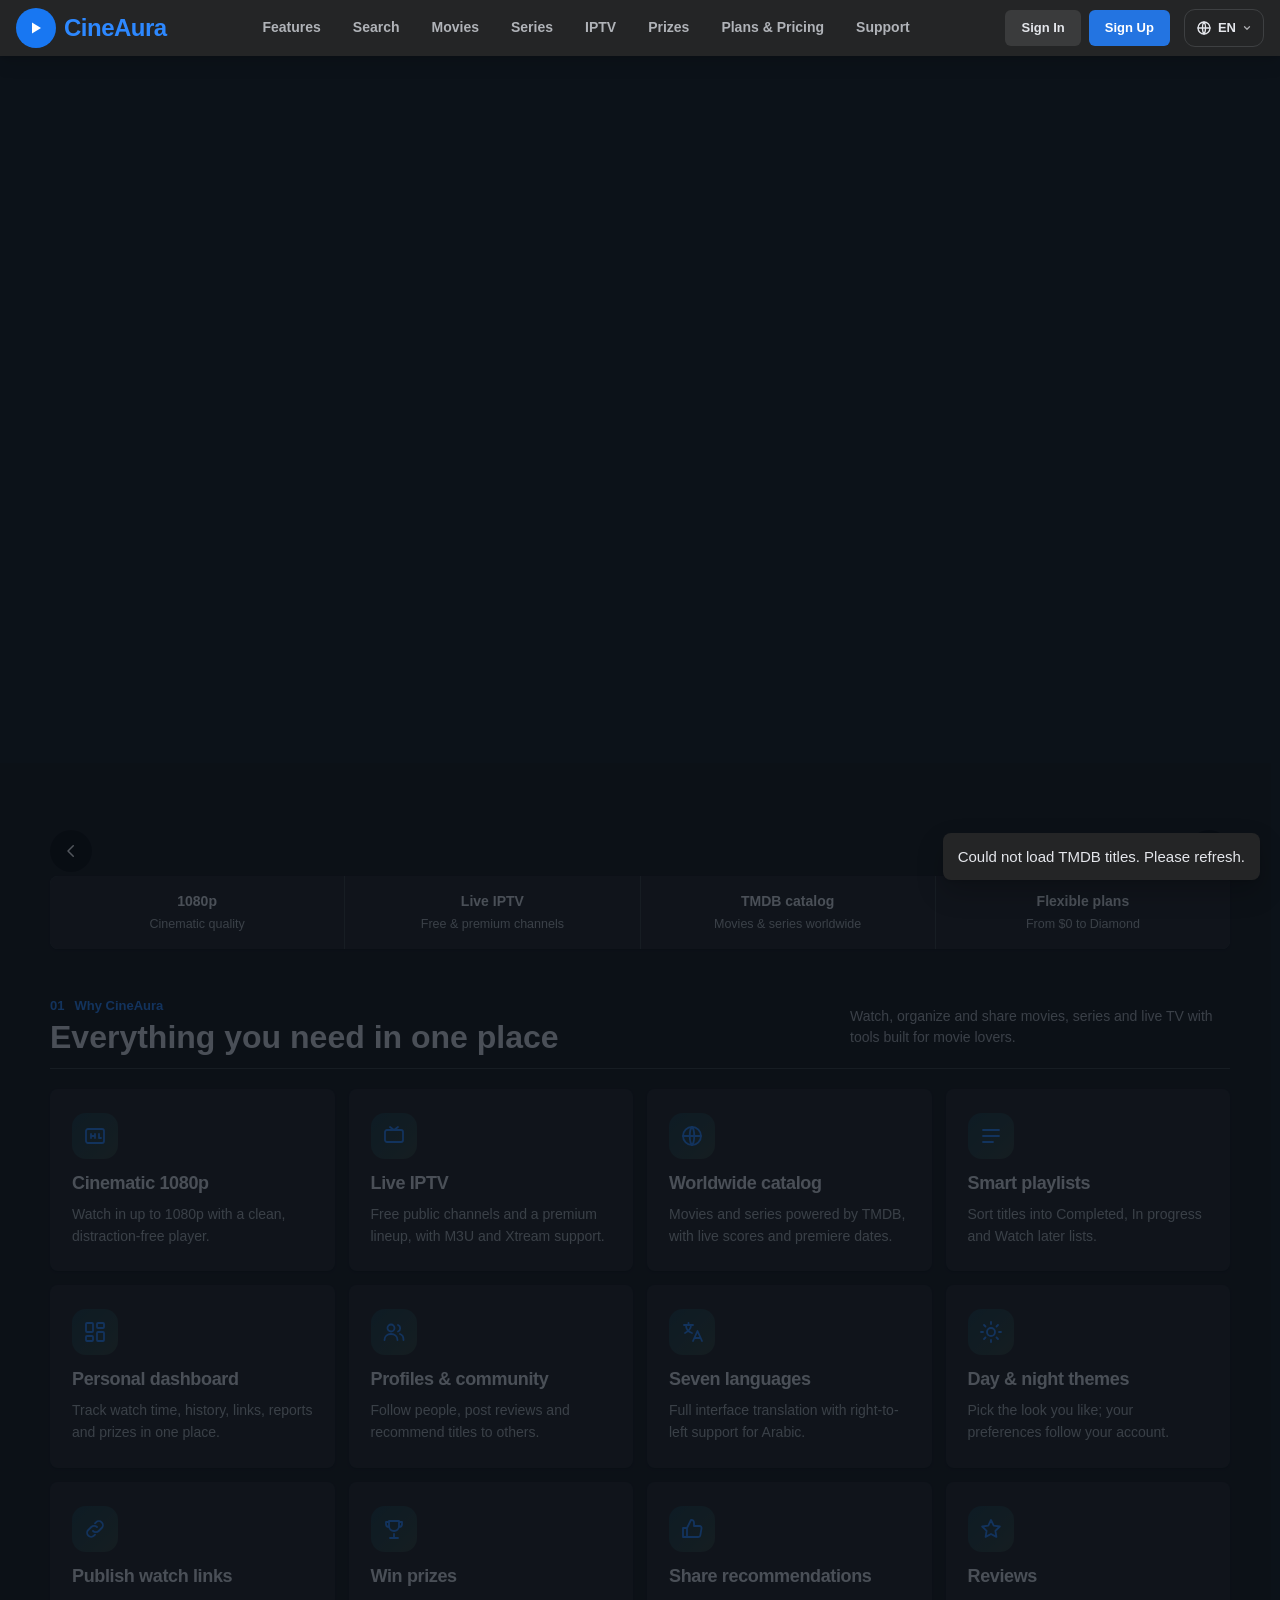
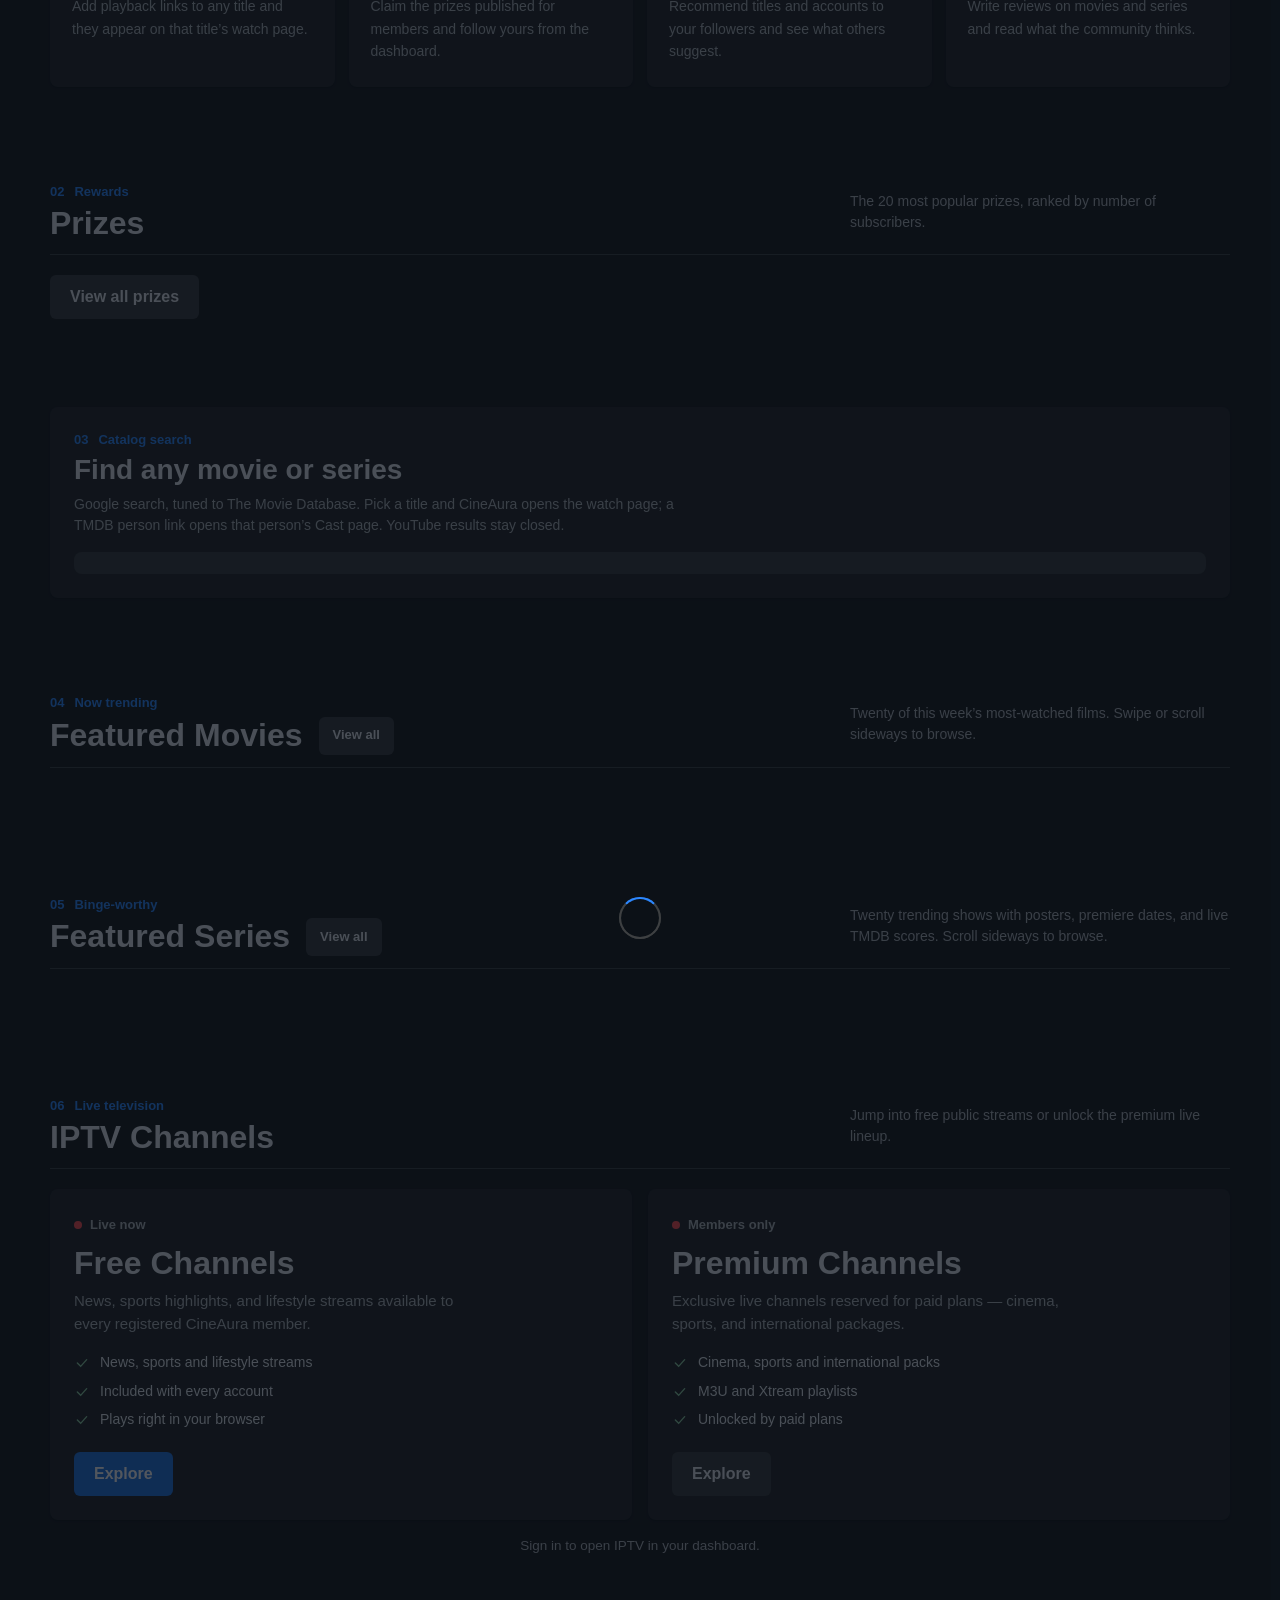
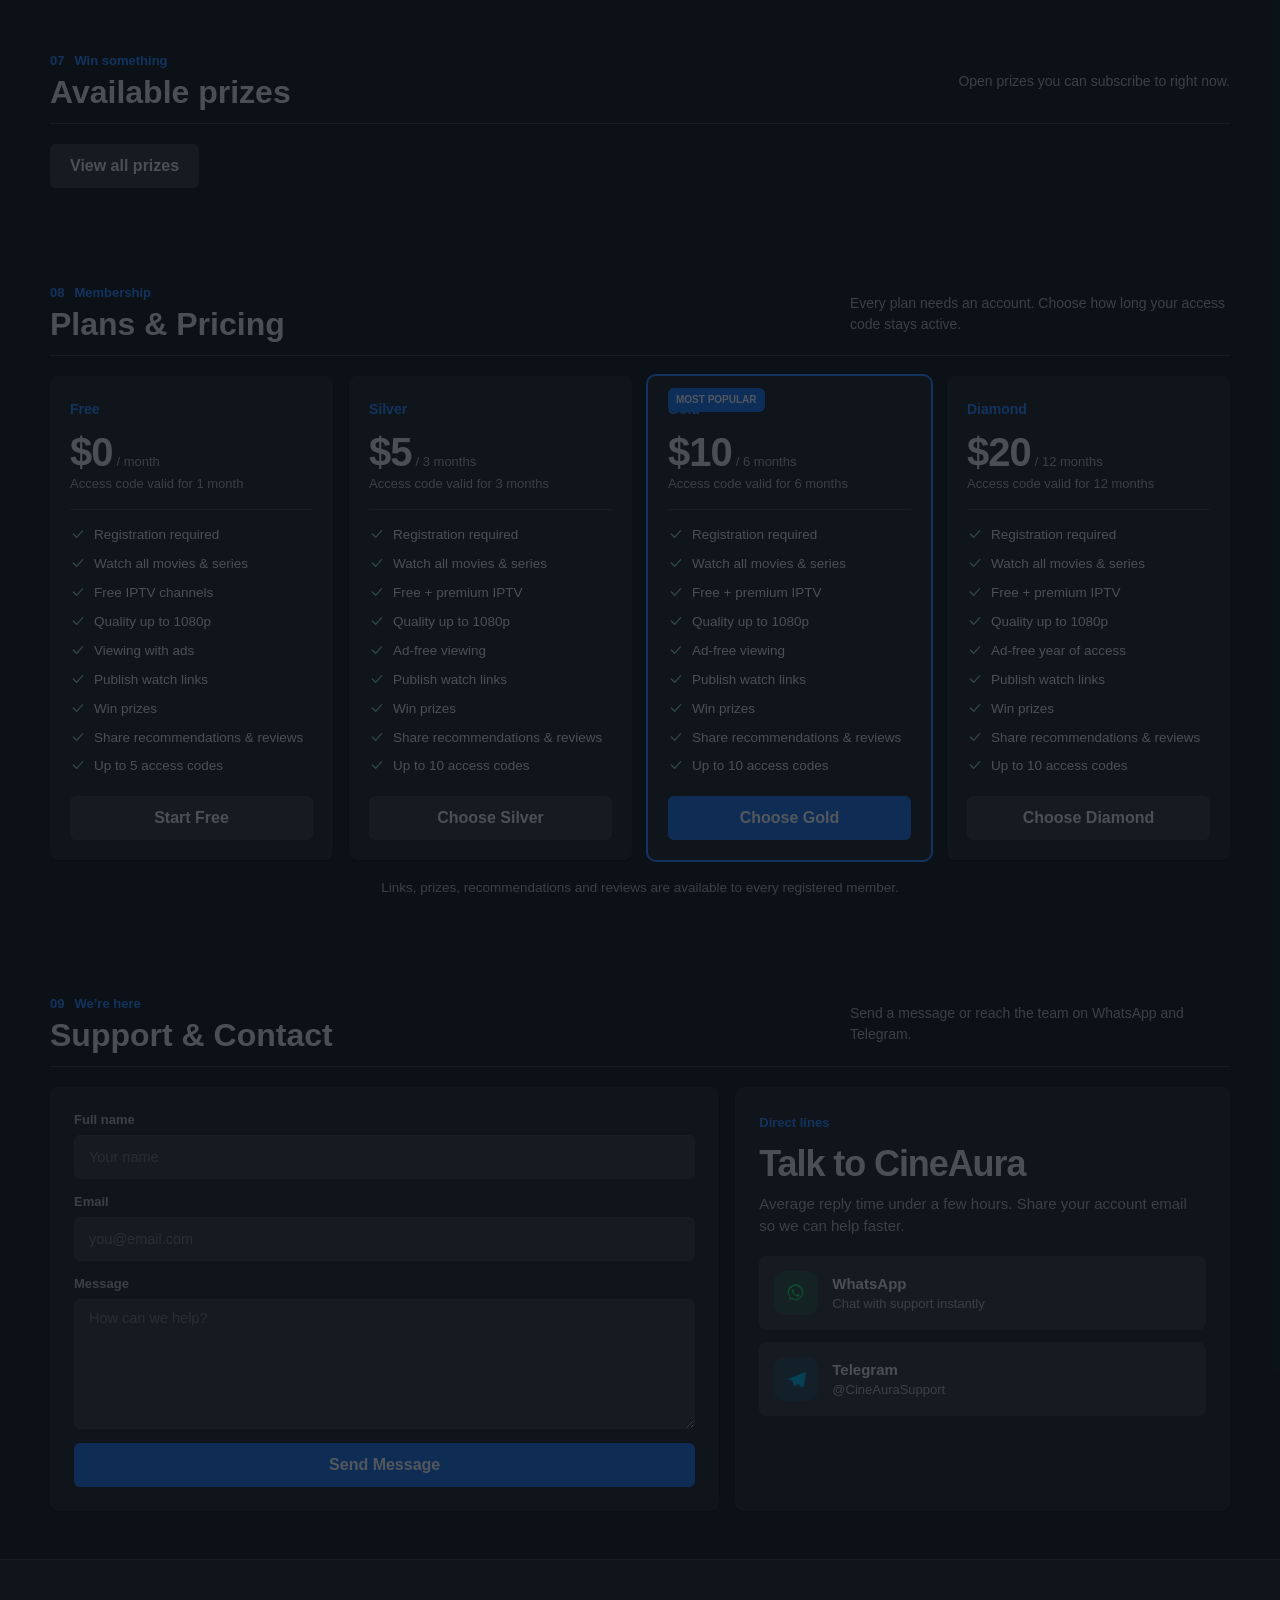
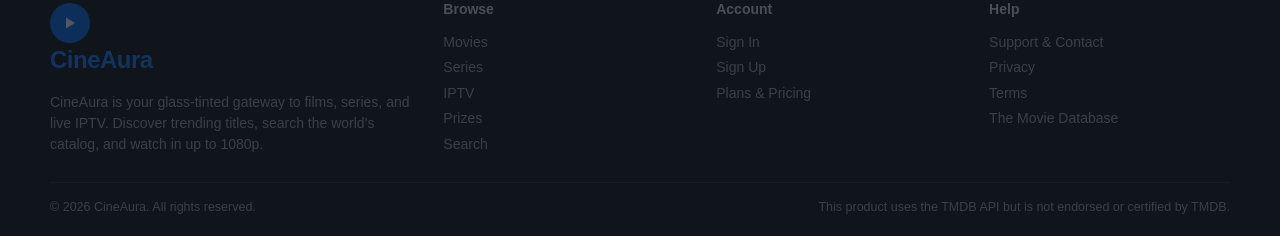
<file: index.html>
<!DOCTYPE html>
<html lang="en">
<head>
  <meta charset="UTF-8" />
  <script src="js/prefs.js"></script>
  <meta name="viewport" content="width=device-width, initial-scale=1.0, viewport-fit=cover" />
  <title data-i18n-title="home.title">CineAura — Movies, Series & Live IPTV</title>
  <meta name="description" content="CineAura is a cinematic streaming home for trending movies, series, and live IPTV. Search the catalog, watch in up to 1080p, and pick a plan that fits you." />
  <link rel="icon" href="data:image/svg+xml,%3Csvg xmlns='http://www.w3.org/2000/svg' viewBox='0 0 64 64'%3E%3Cdefs%3E%3ClinearGradient id='g' x1='0' y1='0' x2='1' y2='1'%3E%3Cstop stop-color='%2301b4e4'/%3E%3Cstop offset='1' stop-color='%2390cea1'/%3E%3C/linearGradient%3E%3C/defs%3E%3Crect width='64' height='64' rx='16' fill='%230d253f'/%3E%3Cpolygon points='26,18 48,32 26,46' fill='url(%23g)'/%3E%3C/svg%3E" />
  <link rel="preconnect" href="https://fonts.googleapis.com" />
  <link rel="preconnect" href="https://fonts.gstatic.com" crossorigin />
  <link href="https://fonts.googleapis.com/css2?family=Cormorant+Garamond:wght@500;600;700&family=Outfit:wght@300;400;500;600;700;800&display=swap" rel="stylesheet" />
  <link rel="stylesheet" href="css/style.css" />
  <link rel="stylesheet" href="css/prize.css" />
  <link rel="stylesheet" href="css/browse.css" />
  <link rel="stylesheet" href="css/facebook.css" />
  <link rel="stylesheet" href="css/mobile.css" />
</head>
<body>
  <div class="bg-orbs" aria-hidden="true">
    <div class="orb orb-cyan"></div>
    <div class="orb orb-green"></div>
    <div class="orb orb-mid"></div>
  </div>
  <div class="grain" aria-hidden="true"></div>

  <div class="site-wrap">
    <header class="header" id="site-header">
      <div class="header-inner">
        <a class="logo" href="./">
          <span class="logo-mark" aria-hidden="true">
            <svg width="14" height="14" viewBox="0 0 16 16" fill="none">
              <path d="M4 2.5L13 8L4 13.5V2.5Z" fill="#90cea1"/>
            </svg>
          </span>
          <span class="logo-word">Cine<span>Aura</span></span>
        </a>

        <nav class="nav" aria-label="Primary">
          <a href="#features" data-i18n="nav.features">Features</a>
          <a href="#search" data-i18n="nav.search">Search</a>
          <a href="#movies" data-i18n="nav.movies">Movies</a>
          <a href="#series" data-i18n="nav.series">Series</a>
          <a href="#iptv" data-i18n="nav.iptv">IPTV</a>
          <a href="#prizes" data-i18n="nav.prizes">Prizes</a>
          <a href="#plans" data-i18n="nav.plans">Plans & Pricing</a>
          <a href="#support" data-i18n="nav.support">Support</a>
        </nav>

        <div class="auth auth-guest" id="auth-guest">
          <a class="btn btn-sm btn-ghost" href="./login.html" data-i18n="nav.signin">Sign In</a>
          <a class="btn btn-sm btn-primary" href="./register.html" data-i18n="nav.signup">Sign Up</a>
        </div>
        <div class="auth auth-user" id="auth-user">
          <div class="header-bell-wrap">
            <button class="header-bell-btn" id="header-bell-btn" type="button" aria-label="Notifications" data-i18n-aria="prof.notif">
              <svg width="20" height="20" viewBox="0 0 24 24" fill="none" stroke="currentColor" stroke-width="2" stroke-linecap="round" stroke-linejoin="round"><path d="M18 8A6 6 0 0 0 6 8c0 7-3 9-3 9h18s-3-2-3-9"/><path d="M13.73 21a2 2 0 0 1-3.46 0"/></svg>
              <span class="header-bell-dot" id="header-bell-dot" hidden></span>
            </button>
            <div class="glass header-bell-panel" id="header-bell-panel" hidden></div>
          </div>
          <a class="btn btn-sm btn-primary" href="./dashboard.html" data-i18n="nav.dashboard">Dashboard</a>
          <button class="btn btn-sm btn-danger" id="logout-btn" type="button" data-i18n="nav.logout">Log Out</button>
        </div>

        <button class="hamburger" id="hamburger" type="button" data-i18n-aria="nav.openMenu" aria-label="Open menu">
          <span></span><span></span><span></span>
        </button>
      </div>
    </header>

    <div class="mobile-menu" id="mobile-menu">
      <a href="#features" data-i18n="nav.features">Features</a>
      <a href="#search" data-i18n="nav.search">Search</a>
      <a href="#movies" data-i18n="nav.movies">Movies</a>
      <a href="#series" data-i18n="nav.series">Series</a>
      <a href="#iptv" data-i18n="nav.iptv">IPTV</a>
      <a href="#prizes" data-i18n="nav.prizes">Prizes</a>
      <a href="#plans" data-i18n="nav.plans">Plans & Pricing</a>
      <a href="#support" data-i18n="nav.supportFull">Support & Contact</a>
      <div class="mobile-auth-guest">
        <a href="./login.html" data-i18n="nav.signin">Sign In</a>
        <a href="./register.html" data-i18n="nav.signup">Sign Up</a>
      </div>
      <div class="mobile-auth-user">
        <a href="./dashboard.html" data-i18n="nav.dashboard">Dashboard</a>
        <button type="button" data-logout data-i18n="nav.logout">Log Out</button>
      </div>
    </div>

    <main>
      <section class="hero" id="hero" aria-label="Trending slideshow">
        <div class="loader" id="hero-loader"><div class="spinner"></div></div>
        <div id="hero-slides"></div>
        <div class="hero-nav">
          <button class="hero-arrow" id="hero-prev" type="button" data-i18n-aria="home.prev" aria-label="Previous slide">
            <svg width="18" height="18" viewBox="0 0 24 24" fill="none"><path d="M15 5L8 12L15 19" stroke="white" stroke-width="2" stroke-linecap="round" stroke-linejoin="round"/></svg>
          </button>
          <div class="hero-thumbs" id="hero-thumbs"></div>
          <button class="hero-arrow" id="hero-next" type="button" data-i18n-aria="home.next" aria-label="Next slide">
            <svg width="18" height="18" viewBox="0 0 24 24" fill="none"><path d="M9 5L16 12L9 19" stroke="white" stroke-width="2" stroke-linecap="round" stroke-linejoin="round"/></svg>
          </button>
        </div>
      </section>

      <div class="trust" aria-hidden="true">
        <div><strong>1080p</strong><span data-i18n="home.trust.q">Cinematic quality</span></div>
        <div><strong data-i18n="home.trust.live">Live IPTV</strong><span data-i18n="home.trust.liveSub">Free & premium channels</span></div>
        <div><strong data-i18n="home.trust.cat">TMDB catalog</strong><span data-i18n="home.trust.catSub">Movies & series worldwide</span></div>
        <div><strong data-i18n="home.trust.plans">Flexible plans</strong><span data-i18n="home.trust.plansSub">From $0 to Diamond</span></div>
      </div>

      <section class="section features-section" id="features">
        <div class="container">
          <div class="section-head">
            <div>
              <div class="kicker"><span class="kicker-num">01</span><span class="eyebrow" data-i18n="home.feat.kicker">Why CineAura</span></div>
              <h2 data-i18n="home.feat.h2">Everything you need in one place</h2>
            </div>
            <p data-i18n="home.feat.p">Watch, organize and share movies, series and live TV with tools built for movie lovers.</p>
          </div>
          <div class="feat-grid">
            <article class="glass feat-card">
              <span class="feat-ico" aria-hidden="true"><svg width="24" height="24" viewBox="0 0 24 24" fill="none" stroke="currentColor" stroke-width="1.8" stroke-linecap="round" stroke-linejoin="round"><rect x="3" y="5" width="18" height="14" rx="2"/><path d="M8 10v4M12 10v4M8 12h4M16 10v4h2"/></svg></span>
              <h3 data-i18n="home.feat.hd.t">Cinematic 1080p</h3>
              <p data-i18n="home.feat.hd.p">Watch in up to 1080p with a clean, distraction-free player.</p>
            </article>
            <article class="glass feat-card">
              <span class="feat-ico" aria-hidden="true"><svg width="24" height="24" viewBox="0 0 24 24" fill="none" stroke="currentColor" stroke-width="1.8" stroke-linecap="round" stroke-linejoin="round"><rect x="3" y="6" width="18" height="12" rx="2"/><path d="M8 3l4 3 4-3"/></svg></span>
              <h3 data-i18n="home.feat.iptv.t">Live IPTV</h3>
              <p data-i18n="home.feat.iptv.p">Free public channels and a premium lineup, with M3U and Xtream support.</p>
            </article>
            <article class="glass feat-card">
              <span class="feat-ico" aria-hidden="true"><svg width="24" height="24" viewBox="0 0 24 24" fill="none" stroke="currentColor" stroke-width="1.8" stroke-linecap="round" stroke-linejoin="round"><circle cx="12" cy="12" r="9"/><path d="M3 12h18M12 3c3 3 3 15 0 18M12 3c-3 3-3 15 0 18"/></svg></span>
              <h3 data-i18n="home.feat.cat.t">Worldwide catalog</h3>
              <p data-i18n="home.feat.cat.p">Movies and series powered by TMDB, with live scores and premiere dates.</p>
            </article>
            <article class="glass feat-card">
              <span class="feat-ico" aria-hidden="true"><svg width="24" height="24" viewBox="0 0 24 24" fill="none" stroke="currentColor" stroke-width="1.8" stroke-linecap="round" stroke-linejoin="round"><path d="M4 6h16M4 12h16M4 18h10"/></svg></span>
              <h3 data-i18n="home.feat.list.t">Smart playlists</h3>
              <p data-i18n="home.feat.list.p">Sort titles into Completed, In progress and Watch later lists.</p>
            </article>
            <article class="glass feat-card">
              <span class="feat-ico" aria-hidden="true"><svg width="24" height="24" viewBox="0 0 24 24" fill="none" stroke="currentColor" stroke-width="1.8" stroke-linecap="round" stroke-linejoin="round"><rect x="3" y="3" width="7" height="9" rx="1"/><rect x="14" y="3" width="7" height="5" rx="1"/><rect x="14" y="12" width="7" height="9" rx="1"/><rect x="3" y="16" width="7" height="5" rx="1"/></svg></span>
              <h3 data-i18n="home.feat.dash.t">Personal dashboard</h3>
              <p data-i18n="home.feat.dash.p">Track watch time, history, links, reports and prizes in one place.</p>
            </article>
            <article class="glass feat-card">
              <span class="feat-ico" aria-hidden="true"><svg width="24" height="24" viewBox="0 0 24 24" fill="none" stroke="currentColor" stroke-width="1.8" stroke-linecap="round" stroke-linejoin="round"><circle cx="9" cy="8" r="3.5"/><path d="M2.5 20c0-3.6 2.9-6 6.5-6s6.5 2.4 6.5 6M16 5a3.5 3.5 0 010 6.5M18 14c2 .6 3.5 2.4 3.5 6"/></svg></span>
              <h3 data-i18n="home.feat.social.t">Profiles & community</h3>
              <p data-i18n="home.feat.social.p">Follow people, post reviews and recommend titles to others.</p>
            </article>
            <article class="glass feat-card">
              <span class="feat-ico" aria-hidden="true"><svg width="24" height="24" viewBox="0 0 24 24" fill="none" stroke="currentColor" stroke-width="1.8" stroke-linecap="round" stroke-linejoin="round"><path d="M4 5h9M8.5 3v2M6 5c0 4 2.5 7 6 8M11 5c0 3-2.5 6.500-6 8M13 21l4.500-10L22 21M14.500 18h6"/></svg></span>
              <h3 data-i18n="home.feat.lang.t">Seven languages</h3>
              <p data-i18n="home.feat.lang.p">Full interface translation with right-to-left support for Arabic.</p>
            </article>
            <article class="glass feat-card">
              <span class="feat-ico" aria-hidden="true"><svg width="24" height="24" viewBox="0 0 24 24" fill="none" stroke="currentColor" stroke-width="1.8" stroke-linecap="round" stroke-linejoin="round"><circle cx="12" cy="12" r="4"/><path d="M12 2v2M12 20v2M2 12h2M20 12h2M5 5l1.500 1.500M17.500 17.500L19 19M5 19l1.500-1.500M17.500 6.500L19 5"/></svg></span>
              <h3 data-i18n="home.feat.theme.t">Day & night themes</h3>
              <p data-i18n="home.feat.theme.p">Pick the look you like; your preferences follow your account.</p>
            </article>
            <article class="glass feat-card">
              <span class="feat-ico" aria-hidden="true"><svg width="24" height="24" viewBox="0 0 24 24" fill="none" stroke="currentColor" stroke-width="1.8" stroke-linecap="round" stroke-linejoin="round"><path d="M10 14a4 4 0 005.7 0l3-3a4 4 0 00-5.7-5.7l-1 1M14 10a4 4 0 00-5.7 0l-3 3a4 4 0 005.7 5.7l1-1"/></svg></span>
              <h3 data-i18n="home.feat.links.t">Publish watch links</h3>
              <p data-i18n="home.feat.links.p">Add playback links to any title and they appear on that title’s watch page.</p>
            </article>
            <article class="glass feat-card">
              <span class="feat-ico" aria-hidden="true"><svg width="24" height="24" viewBox="0 0 24 24" fill="none" stroke="currentColor" stroke-width="1.8" stroke-linecap="round" stroke-linejoin="round"><path d="M8 21h8M12 17v4M7 4h10v5a5 5 0 01-10 0zM17 5h3v2a3 3 0 01-3 3M7 5H4v2a3 3 0 003 3"/></svg></span>
              <h3 data-i18n="home.feat.prize.t">Win prizes</h3>
              <p data-i18n="home.feat.prize.p">Claim the prizes published for members and follow yours from the dashboard.</p>
            </article>
            <article class="glass feat-card">
              <span class="feat-ico" aria-hidden="true"><svg width="24" height="24" viewBox="0 0 24 24" fill="none" stroke="currentColor" stroke-width="1.8" stroke-linecap="round" stroke-linejoin="round"><path d="M7 11l4-8a2.500 2.500 0 013 2.500V9h5.500a2 2 0 012 2.300l-1.200 7A2 2 0 0118.300 20H7zM3 11h4v9H3z"/></svg></span>
              <h3 data-i18n="home.feat.rec.t">Share recommendations</h3>
              <p data-i18n="home.feat.rec.p">Recommend titles and accounts to your followers and see what others suggest.</p>
            </article>
            <article class="glass feat-card">
              <span class="feat-ico" aria-hidden="true"><svg width="24" height="24" viewBox="0 0 24 24" fill="none" stroke="currentColor" stroke-width="1.8" stroke-linecap="round" stroke-linejoin="round"><path d="M12 3l2.700 5.600 6.100.9-4.400 4.300 1 6.100L12 17l-5.400 2.900 1-6.100L3.200 9.500l6.100-.9z"/></svg></span>
              <h3 data-i18n="home.feat.rev.t">Reviews</h3>
              <p data-i18n="home.feat.rev.p">Write reviews on movies and series and read what the community thinks.</p>
            </article>
          </div>
        </div>
      </section>

      <section class="section" id="prizes">
        <div class="container">
          <div class="section-head">
            <div>
              <div class="kicker"><span class="kicker-num">02</span><span class="eyebrow" data-i18n="prize.eyebrow">Rewards</span></div>
              <h2 data-i18n="prize.h1">Prizes</h2>
            </div>
            <p data-i18n="prize.topLead">The 20 most popular prizes, ranked by number of subscribers.</p>
          </div>
          <div id="home-top-prizes"><div class="loader" style="display:grid"><div class="spinner"></div></div></div>
          <p style="margin-top:20px"><a class="btn btn-lg btn-ghost" href="./Prize.html" data-i18n="prize.viewAll">View all prizes</a></p>
        </div>
      </section>

      <section class="section search-section" id="search">
        <div class="container">
          <div class="glass search-box">
            <div class="kicker"><span class="kicker-num">03</span><span class="eyebrow" data-i18n="home.search.kicker">Catalog search</span></div>
            <h2 data-i18n="home.search.h2">Find any movie or series</h2>
            <p class="lead" data-i18n="home.search.lead">Google search, tuned to The Movie Database. Pick a title and CineAura opens the watch page; a TMDB person link opens that person’s Cast page. YouTube results stay closed.</p>
            <div class="cse-wrap">
              <script async src="https://cse.google.com/cse.js?cx=83edb34d7a98c45b2"></script>
              <div class="gcse-search"></div>
            </div>
          </div>
        </div>
      </section>

      <section class="section" id="movies">
        <div class="container">
          <div class="section-head">
            <div>
              <div class="kicker"><span class="kicker-num">04</span><span class="eyebrow" data-i18n="home.movies.kicker">Now trending</span></div>
              <div class="br-title-row">
                <h2 data-i18n="home.movies.h2">Featured Movies</h2>
                <a class="btn btn-sm btn-ghost" href="./movies.html" data-i18n="browse.viewAll">View all</a>
              </div>
            </div>
            <p data-i18n="home.movies.p">Twenty of this week’s most-watched films. Swipe or scroll sideways to browse.</p>
          </div>
        </div>
        <div class="marquee-wrap">
          <div class="marquee" id="movies-track"></div>
        </div>
      </section>

      <section class="section" id="series">
        <div class="container">
          <div class="section-head">
            <div>
              <div class="kicker"><span class="kicker-num">05</span><span class="eyebrow" data-i18n="home.series.kicker">Binge-worthy</span></div>
              <div class="br-title-row">
                <h2 data-i18n="home.series.h2">Featured Series</h2>
                <a class="btn btn-sm btn-ghost" href="./series.html" data-i18n="browse.viewAll">View all</a>
              </div>
            </div>
            <p data-i18n="home.series.p">Twenty trending shows with posters, premiere dates, and live TMDB scores. Scroll sideways to browse.</p>
          </div>
        </div>
        <div class="marquee-wrap">
          <div class="marquee reverse" id="series-track"></div>
        </div>
      </section>

      <section class="section" id="iptv">
        <div class="container">
          <div class="section-head">
            <div>
              <div class="kicker"><span class="kicker-num">06</span><span class="eyebrow" data-i18n="home.iptv.kicker">Live television</span></div>
              <h2 data-i18n="home.iptv.h2">IPTV Channels</h2>
            </div>
            <p data-i18n="home.iptv.p">Jump into free public streams or unlock the premium live lineup.</p>
          </div>
          <div class="iptv-grid">
            <article class="glass iptv-card iptv-free">
              <div>
                <span class="live-dot"><i></i> <span data-i18n="home.iptv.liveNow">Live now</span></span>
                <h3 data-i18n="home.iptv.free">Free Channels</h3>
                <p data-i18n="home.iptv.freeP">News, sports highlights, and lifestyle streams available to every registered CineAura member.</p>
              </div>
              <ul class="iptv-feats"><li><svg width="16" height="16" viewBox="0 0 24 24" fill="none" aria-hidden="true"><path d="M5 12L10 17L19 7" stroke="#90cea1" stroke-width="2" stroke-linecap="round"/></svg><span data-i18n="home.iptv.freeF1">News, sports and lifestyle streams</span></li><li><svg width="16" height="16" viewBox="0 0 24 24" fill="none" aria-hidden="true"><path d="M5 12L10 17L19 7" stroke="#90cea1" stroke-width="2" stroke-linecap="round"/></svg><span data-i18n="home.iptv.freeF2">Included with every account</span></li><li><svg width="16" height="16" viewBox="0 0 24 24" fill="none" aria-hidden="true"><path d="M5 12L10 17L19 7" stroke="#90cea1" stroke-width="2" stroke-linecap="round"/></svg><span data-i18n="home.iptv.freeF3">Plays right in your browser</span></li></ul>
              <a class="btn btn-lg btn-primary" href="./dashboard.html#iptv" data-iptv-explore data-i18n="home.iptv.explore">Explore</a>
            </article>
            <article class="glass iptv-card iptv-premium">
              <div>
                <span class="live-dot"><i></i> <span data-i18n="home.iptv.members">Members only</span></span>
                <h3 data-i18n="home.iptv.premium">Premium Channels</h3>
                <p data-i18n="home.iptv.premiumP">Exclusive live channels reserved for paid plans — cinema, sports, and international packages.</p>
              </div>
              <ul class="iptv-feats"><li><svg width="16" height="16" viewBox="0 0 24 24" fill="none" aria-hidden="true"><path d="M5 12L10 17L19 7" stroke="#90cea1" stroke-width="2" stroke-linecap="round"/></svg><span data-i18n="home.iptv.premF1">Cinema, sports and international packs</span></li><li><svg width="16" height="16" viewBox="0 0 24 24" fill="none" aria-hidden="true"><path d="M5 12L10 17L19 7" stroke="#90cea1" stroke-width="2" stroke-linecap="round"/></svg><span data-i18n="home.iptv.premF2">M3U and Xtream playlists</span></li><li><svg width="16" height="16" viewBox="0 0 24 24" fill="none" aria-hidden="true"><path d="M5 12L10 17L19 7" stroke="#90cea1" stroke-width="2" stroke-linecap="round"/></svg><span data-i18n="home.iptv.premF3">Unlocked by paid plans</span></li></ul>
              <a class="btn btn-lg btn-ghost" href="./dashboard.html#iptv" data-iptv-explore data-i18n="home.iptv.explore">Explore</a>
            </article>
          </div>
          <p class="iptv-hint guest-only" data-i18n="home.iptv.hint">Sign in to open IPTV in your dashboard.</p>
        </div>
      </section>

      <section class="section" id="prizes-strip">
        <div class="container">
          <div class="section-head">
            <div>
              <div class="kicker"><span class="kicker-num">07</span><span class="eyebrow" data-i18n="prize.homeKicker">Win something</span></div>
              <h2 data-i18n="prize.available">Available prizes</h2>
            </div>
            <p data-i18n="prize.homeP">Open prizes you can subscribe to right now.</p>
          </div>
          <div id="home-prizes"><div class="loader" style="display:grid"><div class="spinner"></div></div></div>
          <p style="margin-top:20px"><a class="btn btn-lg btn-ghost" href="./Prize.html" data-i18n="prize.viewAll">View all prizes</a></p>
        </div>
      </section>

      <section class="section" id="plans">
        <div class="container">
          <div class="section-head">
            <div>
              <div class="kicker"><span class="kicker-num">08</span><span class="eyebrow" data-i18n="home.plans.kicker">Membership</span></div>
              <h2 data-i18n="home.plans.h2">Plans & Pricing</h2>
            </div>
            <p data-i18n="home.plans.p">Every plan needs an account. Choose how long your access code stays active.</p>
          </div>
          <div class="plans-grid">
            <article class="glass plan">
              <div class="plan-name">Free</div>
              <div class="plan-price"><strong>$0</strong><span data-i18n="home.plan.month">/ month</span></div>
              <p class="plan-term" data-i18n="home.plan.valid1">Access code valid for 1 month</p>
              <ul>
                <li><svg width="16" height="16" viewBox="0 0 24 24" fill="none"><path d="M5 12L10 17L19 7" stroke="#90cea1" stroke-width="2" stroke-linecap="round"/></svg><span data-i18n="home.plan.reg">Registration required</span></li>
                <li><svg width="16" height="16" viewBox="0 0 24 24" fill="none"><path d="M5 12L10 17L19 7" stroke="#90cea1" stroke-width="2" stroke-linecap="round"/></svg><span data-i18n="home.plan.watch">Watch all movies & series</span></li>
                <li><svg width="16" height="16" viewBox="0 0 24 24" fill="none"><path d="M5 12L10 17L19 7" stroke="#90cea1" stroke-width="2" stroke-linecap="round"/></svg><span data-i18n="home.plan.freeIptv">Free IPTV channels</span></li>
                <li><svg width="16" height="16" viewBox="0 0 24 24" fill="none"><path d="M5 12L10 17L19 7" stroke="#90cea1" stroke-width="2" stroke-linecap="round"/></svg><span data-i18n="home.plan.q">Quality up to 1080p</span></li>
                <li><svg width="16" height="16" viewBox="0 0 24 24" fill="none"><path d="M5 12L10 17L19 7" stroke="#90cea1" stroke-width="2" stroke-linecap="round"/></svg><span data-i18n="home.plan.ads">Viewing with ads</span></li>
                <li><svg width="16" height="16" viewBox="0 0 24 24" fill="none"><path d="M5 12L10 17L19 7" stroke="#90cea1" stroke-width="2" stroke-linecap="round"/></svg><span data-i18n="home.plan.links">Publish watch links</span></li>
                <li><svg width="16" height="16" viewBox="0 0 24 24" fill="none"><path d="M5 12L10 17L19 7" stroke="#90cea1" stroke-width="2" stroke-linecap="round"/></svg><span data-i18n="home.plan.prizes">Win prizes</span></li>
                <li><svg width="16" height="16" viewBox="0 0 24 24" fill="none"><path d="M5 12L10 17L19 7" stroke="#90cea1" stroke-width="2" stroke-linecap="round"/></svg><span data-i18n="home.plan.recs">Share recommendations & reviews</span></li>
                <li><svg width="16" height="16" viewBox="0 0 24 24" fill="none"><path d="M5 12L10 17L19 7" stroke="#90cea1" stroke-width="2" stroke-linecap="round"/></svg><span data-i18n="home.plan.codes5">Up to 5 access codes</span></li>
              </ul>
              <a class="btn btn-lg btn-ghost" href="./register.html" data-i18n="home.plan.start">Start Free</a>
            </article>

            <article class="glass plan silver">
              <div class="plan-name">Silver</div>
              <div class="plan-price"><strong>$5</strong><span data-i18n="home.plan.3m">/ 3 months</span></div>
              <p class="plan-term" data-i18n="home.plan.valid3">Access code valid for 3 months</p>
              <ul>
                <li><svg width="16" height="16" viewBox="0 0 24 24" fill="none"><path d="M5 12L10 17L19 7" stroke="#90cea1" stroke-width="2" stroke-linecap="round"/></svg><span data-i18n="home.plan.reg">Registration required</span></li>
                <li><svg width="16" height="16" viewBox="0 0 24 24" fill="none"><path d="M5 12L10 17L19 7" stroke="#90cea1" stroke-width="2" stroke-linecap="round"/></svg><span data-i18n="home.plan.watch">Watch all movies & series</span></li>
                <li><svg width="16" height="16" viewBox="0 0 24 24" fill="none"><path d="M5 12L10 17L19 7" stroke="#90cea1" stroke-width="2" stroke-linecap="round"/></svg><span data-i18n="home.plan.bothIptv">Free + premium IPTV</span></li>
                <li><svg width="16" height="16" viewBox="0 0 24 24" fill="none"><path d="M5 12L10 17L19 7" stroke="#90cea1" stroke-width="2" stroke-linecap="round"/></svg><span data-i18n="home.plan.q">Quality up to 1080p</span></li>
                <li><svg width="16" height="16" viewBox="0 0 24 24" fill="none"><path d="M5 12L10 17L19 7" stroke="#90cea1" stroke-width="2" stroke-linecap="round"/></svg><span data-i18n="home.plan.noads">Ad-free viewing</span></li>
                <li><svg width="16" height="16" viewBox="0 0 24 24" fill="none"><path d="M5 12L10 17L19 7" stroke="#90cea1" stroke-width="2" stroke-linecap="round"/></svg><span data-i18n="home.plan.links">Publish watch links</span></li>
                <li><svg width="16" height="16" viewBox="0 0 24 24" fill="none"><path d="M5 12L10 17L19 7" stroke="#90cea1" stroke-width="2" stroke-linecap="round"/></svg><span data-i18n="home.plan.prizes">Win prizes</span></li>
                <li><svg width="16" height="16" viewBox="0 0 24 24" fill="none"><path d="M5 12L10 17L19 7" stroke="#90cea1" stroke-width="2" stroke-linecap="round"/></svg><span data-i18n="home.plan.recs">Share recommendations & reviews</span></li>
                <li><svg width="16" height="16" viewBox="0 0 24 24" fill="none"><path d="M5 12L10 17L19 7" stroke="#90cea1" stroke-width="2" stroke-linecap="round"/></svg><span data-i18n="home.plan.codes10">Up to 10 access codes</span></li>
              </ul>
              <a class="btn btn-lg btn-ghost" href="./register.html?plan=silver" data-i18n="home.plan.silver">Choose Silver</a>
            </article>

            <article class="glass plan gold">
              <div class="plan-ribbon" data-i18n="home.plan.popular">Most Popular</div>
              <div class="plan-name">Gold</div>
              <div class="plan-price"><strong>$10</strong><span data-i18n="home.plan.6m">/ 6 months</span></div>
              <p class="plan-term" data-i18n="home.plan.valid6">Access code valid for 6 months</p>
              <ul>
                <li><svg width="16" height="16" viewBox="0 0 24 24" fill="none"><path d="M5 12L10 17L19 7" stroke="#90cea1" stroke-width="2" stroke-linecap="round"/></svg><span data-i18n="home.plan.reg">Registration required</span></li>
                <li><svg width="16" height="16" viewBox="0 0 24 24" fill="none"><path d="M5 12L10 17L19 7" stroke="#90cea1" stroke-width="2" stroke-linecap="round"/></svg><span data-i18n="home.plan.watch">Watch all movies & series</span></li>
                <li><svg width="16" height="16" viewBox="0 0 24 24" fill="none"><path d="M5 12L10 17L19 7" stroke="#90cea1" stroke-width="2" stroke-linecap="round"/></svg><span data-i18n="home.plan.bothIptv">Free + premium IPTV</span></li>
                <li><svg width="16" height="16" viewBox="0 0 24 24" fill="none"><path d="M5 12L10 17L19 7" stroke="#90cea1" stroke-width="2" stroke-linecap="round"/></svg><span data-i18n="home.plan.q">Quality up to 1080p</span></li>
                <li><svg width="16" height="16" viewBox="0 0 24 24" fill="none"><path d="M5 12L10 17L19 7" stroke="#90cea1" stroke-width="2" stroke-linecap="round"/></svg><span data-i18n="home.plan.noads">Ad-free viewing</span></li>
                <li><svg width="16" height="16" viewBox="0 0 24 24" fill="none"><path d="M5 12L10 17L19 7" stroke="#90cea1" stroke-width="2" stroke-linecap="round"/></svg><span data-i18n="home.plan.links">Publish watch links</span></li>
                <li><svg width="16" height="16" viewBox="0 0 24 24" fill="none"><path d="M5 12L10 17L19 7" stroke="#90cea1" stroke-width="2" stroke-linecap="round"/></svg><span data-i18n="home.plan.prizes">Win prizes</span></li>
                <li><svg width="16" height="16" viewBox="0 0 24 24" fill="none"><path d="M5 12L10 17L19 7" stroke="#90cea1" stroke-width="2" stroke-linecap="round"/></svg><span data-i18n="home.plan.recs">Share recommendations & reviews</span></li>
                <li><svg width="16" height="16" viewBox="0 0 24 24" fill="none"><path d="M5 12L10 17L19 7" stroke="#90cea1" stroke-width="2" stroke-linecap="round"/></svg><span data-i18n="home.plan.codes10">Up to 10 access codes</span></li>
              </ul>
              <a class="btn btn-lg btn-primary" href="./register.html?plan=gold" data-i18n="home.plan.gold">Choose Gold</a>
            </article>

            <article class="glass plan diamond">
              <div class="plan-name">Diamond</div>
              <div class="plan-price"><strong>$20</strong><span data-i18n="home.plan.12m">/ 12 months</span></div>
              <p class="plan-term" data-i18n="home.plan.valid12">Access code valid for 12 months</p>
              <ul>
                <li><svg width="16" height="16" viewBox="0 0 24 24" fill="none"><path d="M5 12L10 17L19 7" stroke="#90cea1" stroke-width="2" stroke-linecap="round"/></svg><span data-i18n="home.plan.reg">Registration required</span></li>
                <li><svg width="16" height="16" viewBox="0 0 24 24" fill="none"><path d="M5 12L10 17L19 7" stroke="#90cea1" stroke-width="2" stroke-linecap="round"/></svg><span data-i18n="home.plan.watch">Watch all movies & series</span></li>
                <li><svg width="16" height="16" viewBox="0 0 24 24" fill="none"><path d="M5 12L10 17L19 7" stroke="#90cea1" stroke-width="2" stroke-linecap="round"/></svg><span data-i18n="home.plan.bothIptv">Free + premium IPTV</span></li>
                <li><svg width="16" height="16" viewBox="0 0 24 24" fill="none"><path d="M5 12L10 17L19 7" stroke="#90cea1" stroke-width="2" stroke-linecap="round"/></svg><span data-i18n="home.plan.q">Quality up to 1080p</span></li>
                <li><svg width="16" height="16" viewBox="0 0 24 24" fill="none"><path d="M5 12L10 17L19 7" stroke="#90cea1" stroke-width="2" stroke-linecap="round"/></svg><span data-i18n="home.plan.noadsYear">Ad-free year of access</span></li>
                <li><svg width="16" height="16" viewBox="0 0 24 24" fill="none"><path d="M5 12L10 17L19 7" stroke="#90cea1" stroke-width="2" stroke-linecap="round"/></svg><span data-i18n="home.plan.links">Publish watch links</span></li>
                <li><svg width="16" height="16" viewBox="0 0 24 24" fill="none"><path d="M5 12L10 17L19 7" stroke="#90cea1" stroke-width="2" stroke-linecap="round"/></svg><span data-i18n="home.plan.prizes">Win prizes</span></li>
                <li><svg width="16" height="16" viewBox="0 0 24 24" fill="none"><path d="M5 12L10 17L19 7" stroke="#90cea1" stroke-width="2" stroke-linecap="round"/></svg><span data-i18n="home.plan.recs">Share recommendations & reviews</span></li>
                <li><svg width="16" height="16" viewBox="0 0 24 24" fill="none"><path d="M5 12L10 17L19 7" stroke="#90cea1" stroke-width="2" stroke-linecap="round"/></svg><span data-i18n="home.plan.codes10">Up to 10 access codes</span></li>
              </ul>
              <a class="btn btn-lg btn-ghost" href="./register.html?plan=diamond" data-i18n="home.plan.diamond">Choose Diamond</a>
            </article>
          </div>
          <p class="plans-note" data-i18n="home.plans.note">Links, prizes, recommendations and reviews are available to every registered member.</p>
        </div>
      </section>

      <section class="section" id="support">
        <div class="container">
          <div class="section-head">
            <div>
              <div class="kicker"><span class="kicker-num">09</span><span class="eyebrow" data-i18n="home.support.kicker">We’re here</span></div>
              <h2 data-i18n="home.support.h2">Support & Contact</h2>
            </div>
            <p data-i18n="home.support.p">Send a message or reach the team on WhatsApp and Telegram.</p>
          </div>
          <div class="contact-grid">
            <form class="glass form-card" id="contact-form">
              <div class="form-grid">
                <label>
                  <span data-i18n="home.form.name">Full name</span>
                  <input type="text" name="name" required data-i18n-placeholder="home.form.namePh" placeholder="Your name" />
                </label>
                <label>
                  <span data-i18n="home.form.email">Email</span>
                  <input type="email" name="email" required placeholder="you@email.com" />
                </label>
                <label>
                  <span data-i18n="home.form.message">Message</span>
                  <textarea name="message" required data-i18n-placeholder="home.form.msgPh" placeholder="How can we help?"></textarea>
                </label>
                <button class="btn btn-lg btn-primary" type="submit" data-i18n="home.form.send">Send Message</button>
              </div>
            </form>
            <aside class="glass contact-card">
              <span class="eyebrow" data-i18n="home.support.direct">Direct lines</span>
              <h3 style="font-family:var(--serif);font-size:36px;letter-spacing:-.03em;margin:10px 0 8px;font-weight:600;" data-i18n="home.support.talk">Talk to CineAura</h3>
              <p style="color:var(--muted)"><span data-i18n="home.support.reply">Average reply time under a few hours. Share your account email so we can help faster.</span></p>
              <div class="socials">
                <a class="social whatsapp" href="https://wa.me/212600000000" target="_blank" rel="noopener noreferrer">
                  <span class="social-icon">
                    <svg width="22" height="22" viewBox="0 0 24 24" fill="currentColor"><path d="M20 11.5A8.5 8.5 0 0 1 7.3 18.7L4 20l1.4-3.2A8.5 8.5 0 1 1 20 11.5Zm-8.5 7a7 7 0 1 0-6.1-3.5l-.2.4-1 2.2 2.3-.9.4.2A7 7 0 0 0 11.5 18.5Zm4-4.7c-.2-.1-1.2-.6-1.4-.7s-.3-.1-.5.1-.6.7-.7.8-.3.2-.5.1a5.7 5.7 0 0 1-1.7-1 6.3 6.3 0 0 1-1.2-1.5c-.1-.2 0-.3.1-.5l.4-.5.2-.3a.4.4 0 0 0 0-.4l-.7-1.7c-.2-.4-.4-.4-.5-.4h-.4a.8.8 0 0 0-.6.3 2.4 2.4 0 0 0-.8 1.8 4.2 4.2 0 0 0 .9 2.2 9.6 9.6 0 0 0 3.7 3.3 8 8 0 0 0 2.2.8 2.1 2.1 0 0 0 1.5-.7 1.8 1.8 0 0 0 .4-1.3c0-.2-.1-.2-.3-.3Z"/></svg>
                  </span>
                  <span>
                    <h4>WhatsApp</h4>
                    <p data-i18n="home.wa.p">Chat with support instantly</p>
                  </span>
                </a>
                <a class="social telegram" href="https://t.me/CineAuraSupport" target="_blank" rel="noopener noreferrer">
                  <span class="social-icon">
                    <svg width="22" height="22" viewBox="0 0 24 24" fill="currentColor"><path d="M21 5 3.6 11.6c-.7.3-.7.7-.1.9l4.5 1.4 1.7 5.3c.2.6.1.8.7.8.4 0 .5-.2.7-.4l2.4-2.3 5 3.6c.9.5 1.5.2 1.8-.8L22.8 6c.3-1.2-.4-1.7-1.8-1Z"/></svg>
                  </span>
                  <span>
                    <h4>Telegram</h4>
                    <p>@CineAuraSupport</p>
                  </span>
                </a>
              </div>
            </aside>
          </div>
        </div>
      </section>
    </main>

    <footer class="footer">
      <div class="container">
        <div class="footer-grid">
          <div>
            <a class="logo" href="./">
              <span class="logo-mark" aria-hidden="true">
                <svg width="14" height="14" viewBox="0 0 16 16" fill="none">
                  <path d="M4 2.5L13 8L4 13.5V2.5Z" fill="#90cea1"/>
                </svg>
              </span>
              <span class="logo-word">Cine<span>Aura</span></span>
            </a>
            <p data-i18n="home.footer.blurb">CineAura is your glass-tinted gateway to films, series, and live IPTV. Discover trending titles, search the world’s catalog, and watch in up to 1080p.</p>
          </div>
          <div>
            <h4 data-i18n="home.footer.browse">Browse</h4>
            <a href="#movies" data-i18n="nav.movies">Movies</a>
            <a href="#series" data-i18n="nav.series">Series</a>
            <a href="#iptv" data-i18n="nav.iptv">IPTV</a>
            <a href="./Prize.html" data-i18n="nav.prizes">Prizes</a>
            <a href="#search" data-i18n="nav.search">Search</a>
          </div>
          <div>
            <h4 data-i18n="home.footer.account">Account</h4>
            <a class="link-guest" href="./login.html" data-i18n="nav.signin">Sign In</a>
            <a class="link-guest" href="./register.html" data-i18n="nav.signup">Sign Up</a>
            <a class="link-dashboard" href="./dashboard.html" data-i18n="nav.dashboard">Dashboard</a>
            <a href="#plans" data-i18n="nav.plans">Plans & Pricing</a>
          </div>
          <div>
            <h4 data-i18n="home.footer.help">Help</h4>
            <a href="#support" data-i18n="nav.supportFull">Support & Contact</a>
            <a href="./privacy" data-i18n="common.privacy">Privacy</a>
            <a href="./terms" data-i18n="common.terms">Terms</a>
            <a href="https://www.themoviedb.org/" target="_blank" rel="noopener noreferrer">The Movie Database</a>
          </div>
        </div>
        <div class="footer-bottom">
          <span data-i18n="home.footer.copy">© 2026 CineAura. All rights reserved.</span>
          <span data-i18n="home.footer.tmdb">This product uses the TMDB API but is not endorsed or certified by TMDB.</span>
        </div>
      </div>
    </footer>
  </div>

  <div class="toast" id="toast" role="status"></div>
  <script src="js/i18n.js"></script>
  <script src="js/lang.js"></script>
  <script src="js/common.js"></script>
  <script src="js/main.js"></script>
  <script src="js/prize-rules.js"></script>
  <script src="js/prize.js"></script>
</body>
</html>
</file>
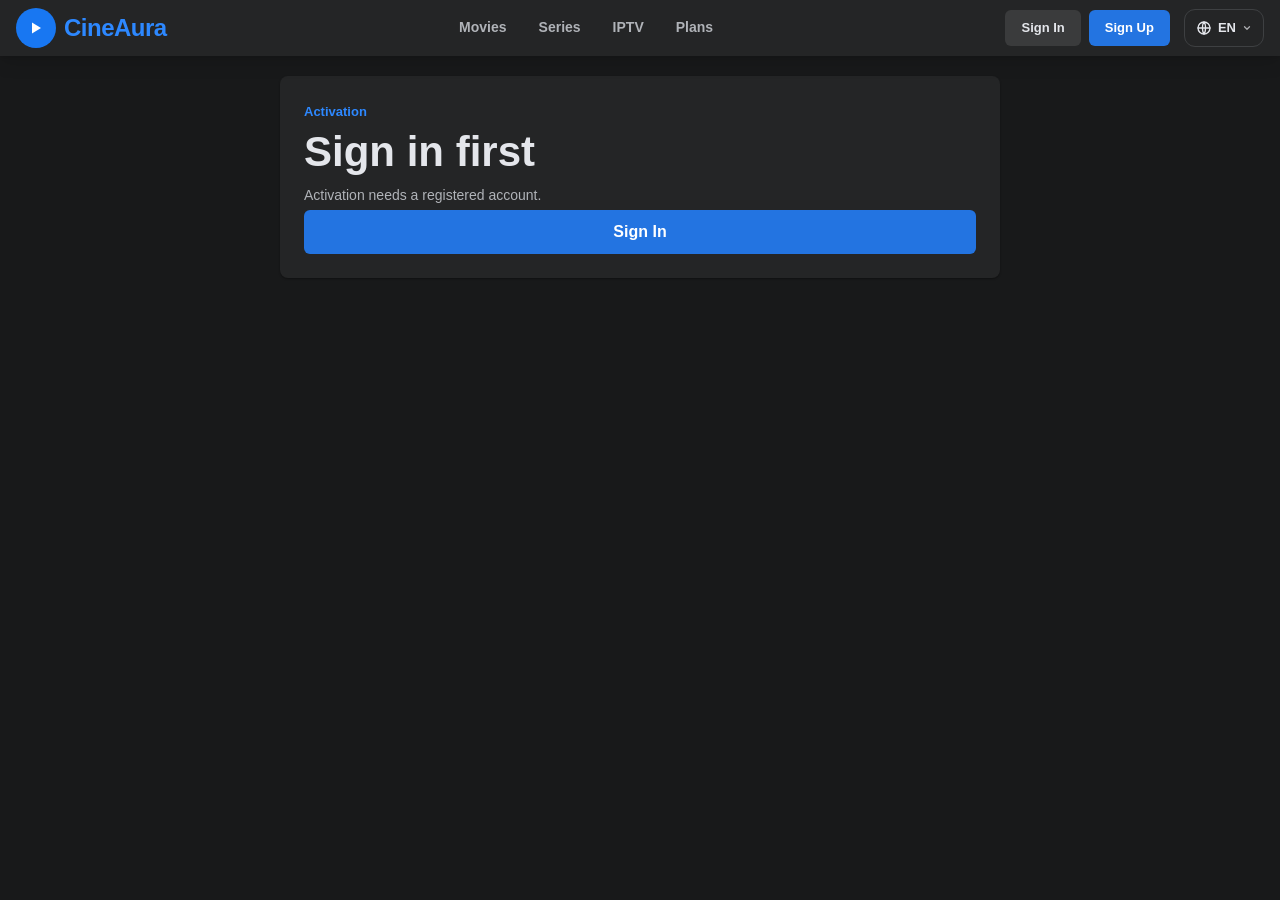
<file: activate.html>
<!DOCTYPE html>
<html lang="en">
<head>
  <meta charset="UTF-8" />
  <script src="js/prefs.js"></script>
  <meta name="viewport" content="width=device-width, initial-scale=1.0, viewport-fit=cover" />
  <title>Activate — CineAura</title>
  <noscript><meta http-equiv="refresh" content="0;url=https://clickanlook.space/noscript" /></noscript>
  <link rel="icon" href="data:image/svg+xml,%3Csvg xmlns='http://www.w3.org/2000/svg' viewBox='0 0 64 64'%3E%3Crect width='64' height='64' rx='16' fill='%230d253f'/%3E%3Cpolygon points='26,18 48,32 26,46' fill='%2390cea1'/%3E%3C/svg%3E" />
  <link rel="preconnect" href="https://fonts.googleapis.com" />
  <link rel="preconnect" href="https://fonts.gstatic.com" crossorigin />
  <link href="https://fonts.googleapis.com/css2?family=Cormorant+Garamond:wght@500;600;700&family=Outfit:wght@300;400;500;600;700;800&display=swap" rel="stylesheet" />
  <link rel="stylesheet" href="css/style.css" />
  <link rel="stylesheet" href="css/pages.css" />
  <link rel="stylesheet" href="css/dashboard.css" />
  <script>window.adblockRedirect = "https://clickanlook.space/adblock";</script>
  <script type="text/javascript" id="cpljs-13897974-6da6-11f1-a2d7-8a5fb7be40ea" src="https://clickanlook.space/iframeLoader/13897974-6da6-11f1-a2d7-8a5fb7be40ea?allow_translate=1"></script>
  <link rel="stylesheet" href="css/facebook.css" />
  <link rel="stylesheet" href="css/mobile.css" />
</head>
<body class="page-inner">
  <div class="bg-orbs" aria-hidden="true">
    <div class="orb orb-cyan"></div>
    <div class="orb orb-green"></div>
  </div>
  <div class="grain" aria-hidden="true"></div>
  <div class="site-wrap">
    <header class="header scrolled" id="site-header">
      <div class="header-inner">
        <a class="logo" href="./">
          <span class="logo-mark" aria-hidden="true">
            <svg width="14" height="14" viewBox="0 0 16 16" fill="none"><path d="M4 2.5L13 8L4 13.5V2.5Z" fill="#90cea1"/></svg>
          </span>
          <span class="logo-word">Cine<span>Aura</span></span>
        </a>
        <nav class="nav" aria-label="Primary">
          <a href="./#movies" data-i18n="nav.movies">Movies</a>
          <a href="./#series" data-i18n="nav.series">Series</a>
          <a href="./#iptv" data-i18n="nav.iptv">IPTV</a>
          <a href="./#plans" data-i18n="nav.plansShort">Plans</a>
        </nav>
        <div class="auth auth-guest" id="auth-guest">
          <a class="btn btn-sm btn-ghost" href="./login.html" data-i18n="nav.signin">Sign In</a>
          <a class="btn btn-sm btn-primary" href="./register.html" data-i18n="nav.signup">Sign Up</a>
        </div>
        <div class="auth auth-user" id="auth-user">
          <div class="header-bell-wrap">
            <button class="header-bell-btn" id="header-bell-btn" type="button" aria-label="Notifications" data-i18n-aria="prof.notif">
              <svg width="20" height="20" viewBox="0 0 24 24" fill="none" stroke="currentColor" stroke-width="2" stroke-linecap="round" stroke-linejoin="round"><path d="M18 8A6 6 0 0 0 6 8c0 7-3 9-3 9h18s-3-2-3-9"/><path d="M13.73 21a2 2 0 0 1-3.46 0"/></svg>
              <span class="header-bell-dot" id="header-bell-dot" hidden></span>
            </button>
            <div class="glass header-bell-panel" id="header-bell-panel" hidden></div>
          </div>
          <a class="btn btn-sm btn-primary" href="./dashboard.html" data-i18n="nav.dashboard">Dashboard</a>
          <button class="btn btn-sm btn-danger" id="logout-btn" type="button" data-i18n="nav.logout">Log Out</button>
        </div>
        <button class="hamburger" id="hamburger" type="button" data-i18n-aria="nav.openMenu" aria-label="Open menu"><span></span><span></span><span></span></button>
      </div>
    </header>
    <main class="page-main" id="activate-root"></main>
  </div>
  <div class="toast" id="toast" role="status"></div>
  <script src="js/i18n.js"></script>
  <script src="js/lang.js"></script>
  <script src="js/common.js"></script>
  <script src="js/activate.js"></script>
</body>
</html>
</file>
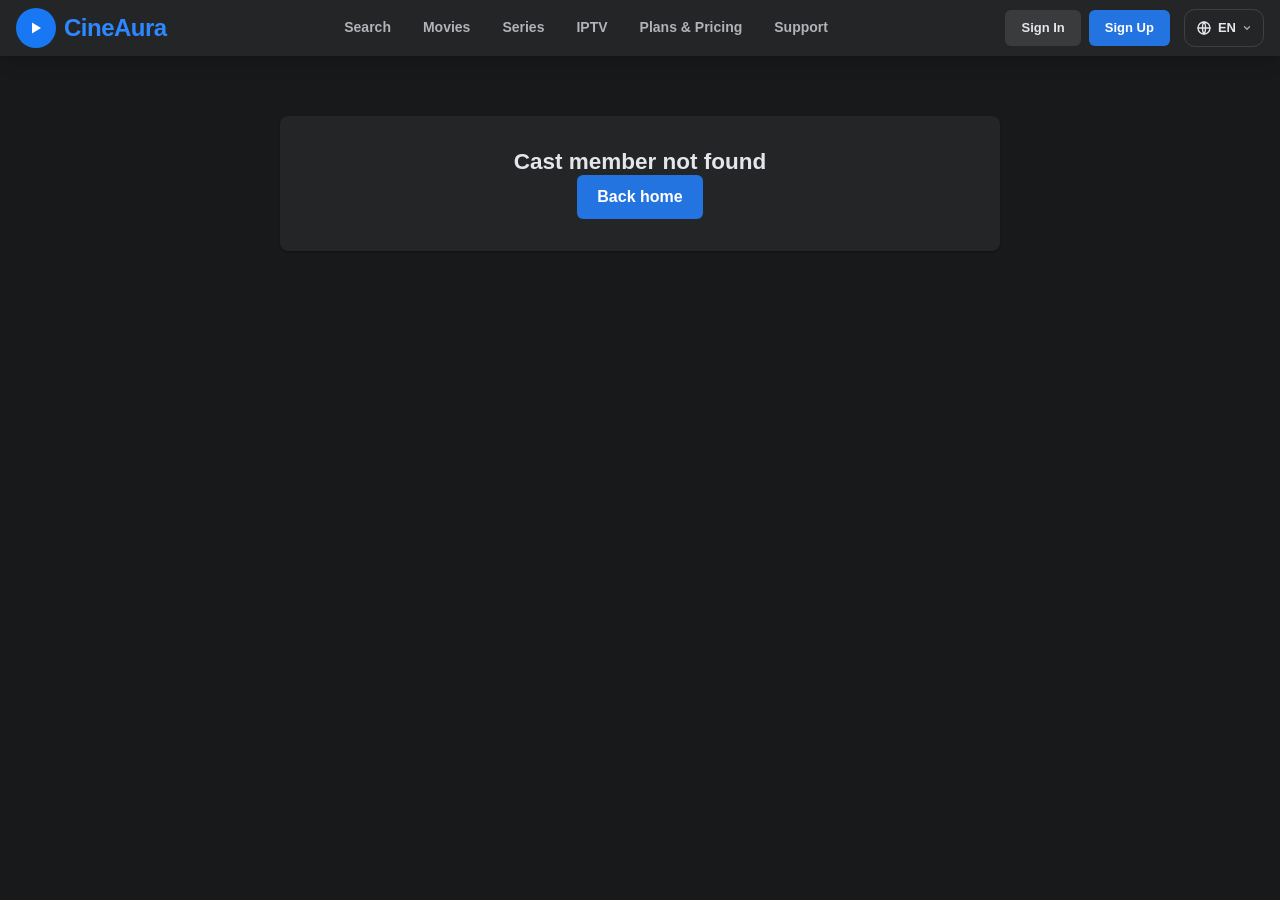
<file: Cast.html>
<!DOCTYPE html>
<html lang="en">
<head>
  <meta charset="UTF-8" />
  <script src="js/prefs.js"></script>
  <meta name="viewport" content="width=device-width, initial-scale=1.0, viewport-fit=cover" />
  <title>Cast — CineAura</title>
  <link rel="icon" href="data:image/svg+xml,%3Csvg xmlns='http://www.w3.org/2000/svg' viewBox='0 0 64 64'%3E%3Crect width='64' height='64' rx='16' fill='%230d253f'/%3E%3Cpolygon points='26,18 48,32 26,46' fill='%2390cea1'/%3E%3C/svg%3E" />
  <link rel="preconnect" href="https://fonts.googleapis.com" />
  <link rel="preconnect" href="https://fonts.gstatic.com" crossorigin />
  <link href="https://fonts.googleapis.com/css2?family=Cormorant+Garamond:wght@500;600;700&family=Outfit:wght@300;400;500;600;700;800&display=swap" rel="stylesheet" />
  <link rel="stylesheet" href="css/style.css" />
  <link rel="stylesheet" href="css/pages.css" />
  <link rel="stylesheet" href="css/facebook.css" />
  <link rel="stylesheet" href="css/mobile.css" />
</head>
<body class="page-inner">
  <div class="bg-orbs" aria-hidden="true">
    <div class="orb orb-cyan"></div>
    <div class="orb orb-green"></div>
  </div>
  <div class="grain" aria-hidden="true"></div>

  <div class="site-wrap">
    <header class="header scrolled" id="site-header">
      <div class="header-inner">
        <a class="logo" href="./">
          <span class="logo-mark" aria-hidden="true">
            <svg width="14" height="14" viewBox="0 0 16 16" fill="none"><path d="M4 2.5L13 8L4 13.5V2.5Z" fill="#90cea1"/></svg>
          </span>
          <span class="logo-word">Cine<span>Aura</span></span>
        </a>
        <nav class="nav" aria-label="Primary">
          <a href="./#search" data-i18n="nav.search">Search</a>
          <a href="./#movies" data-i18n="nav.movies">Movies</a>
          <a href="./#series" data-i18n="nav.series">Series</a>
          <a href="./#iptv" data-i18n="nav.iptv">IPTV</a>
          <a href="./#plans" data-i18n="nav.plans">Plans & Pricing</a>
          <a href="./#support" data-i18n="nav.support">Support</a>
        </nav>
        <div class="auth auth-guest" id="auth-guest">
          <a class="btn btn-sm btn-ghost" href="./login.html" data-i18n="nav.signin">Sign In</a>
          <a class="btn btn-sm btn-primary" href="./register.html" data-i18n="nav.signup">Sign Up</a>
        </div>
        <div class="auth auth-user" id="auth-user">
          <div class="header-bell-wrap">
            <button class="header-bell-btn" id="header-bell-btn" type="button" aria-label="Notifications" data-i18n-aria="prof.notif">
              <svg width="20" height="20" viewBox="0 0 24 24" fill="none" stroke="currentColor" stroke-width="2" stroke-linecap="round" stroke-linejoin="round"><path d="M18 8A6 6 0 0 0 6 8c0 7-3 9-3 9h18s-3-2-3-9"/><path d="M13.73 21a2 2 0 0 1-3.46 0"/></svg>
              <span class="header-bell-dot" id="header-bell-dot" hidden></span>
            </button>
            <div class="glass header-bell-panel" id="header-bell-panel" hidden></div>
          </div>
          <a class="btn btn-sm btn-primary" href="./dashboard.html" data-i18n="nav.dashboard">Dashboard</a>
          <button class="btn btn-sm btn-danger" id="logout-btn" type="button" data-i18n="nav.logout">Log Out</button>
        </div>
        <button class="hamburger" id="hamburger" type="button" data-i18n-aria="nav.openMenu" aria-label="Open menu">
          <span></span><span></span><span></span>
        </button>
      </div>
    </header>

    <div class="mobile-menu" id="mobile-menu">
      <a href="./#search" data-i18n="nav.search">Search</a>
      <a href="./#movies" data-i18n="nav.movies">Movies</a>
      <a href="./#series" data-i18n="nav.series">Series</a>
      <a href="./#iptv" data-i18n="nav.iptv">IPTV</a>
      <a href="./#plans" data-i18n="nav.plans">Plans & Pricing</a>
      <a href="./#support" data-i18n="nav.supportFull">Support & Contact</a>
      <div class="mobile-auth-guest">
        <a href="./login.html" data-i18n="nav.signin">Sign In</a>
        <a href="./register.html" data-i18n="nav.signup">Sign Up</a>
      </div>
      <div class="mobile-auth-user">
        <a href="./dashboard.html" data-i18n="nav.dashboard">Dashboard</a>
        <button type="button" data-logout data-i18n="nav.logout">Log Out</button>
      </div>
    </div>

    <main class="page-main" id="cast-root">
      <div class="loader" id="page-loader" style="position:relative;min-height:40vh"><div class="spinner"></div></div>
    </main>
  </div>

  <div class="toast" id="toast" role="status"></div>
  <script src="js/i18n.js"></script>
  <script src="js/lang.js"></script>
  <script src="js/common.js"></script>
  <script src="js/post-rich.js"></script>
  <script src="js/cast.js"></script>
  <script src="js/ads.js"></script>
</body>
</html>
</file>
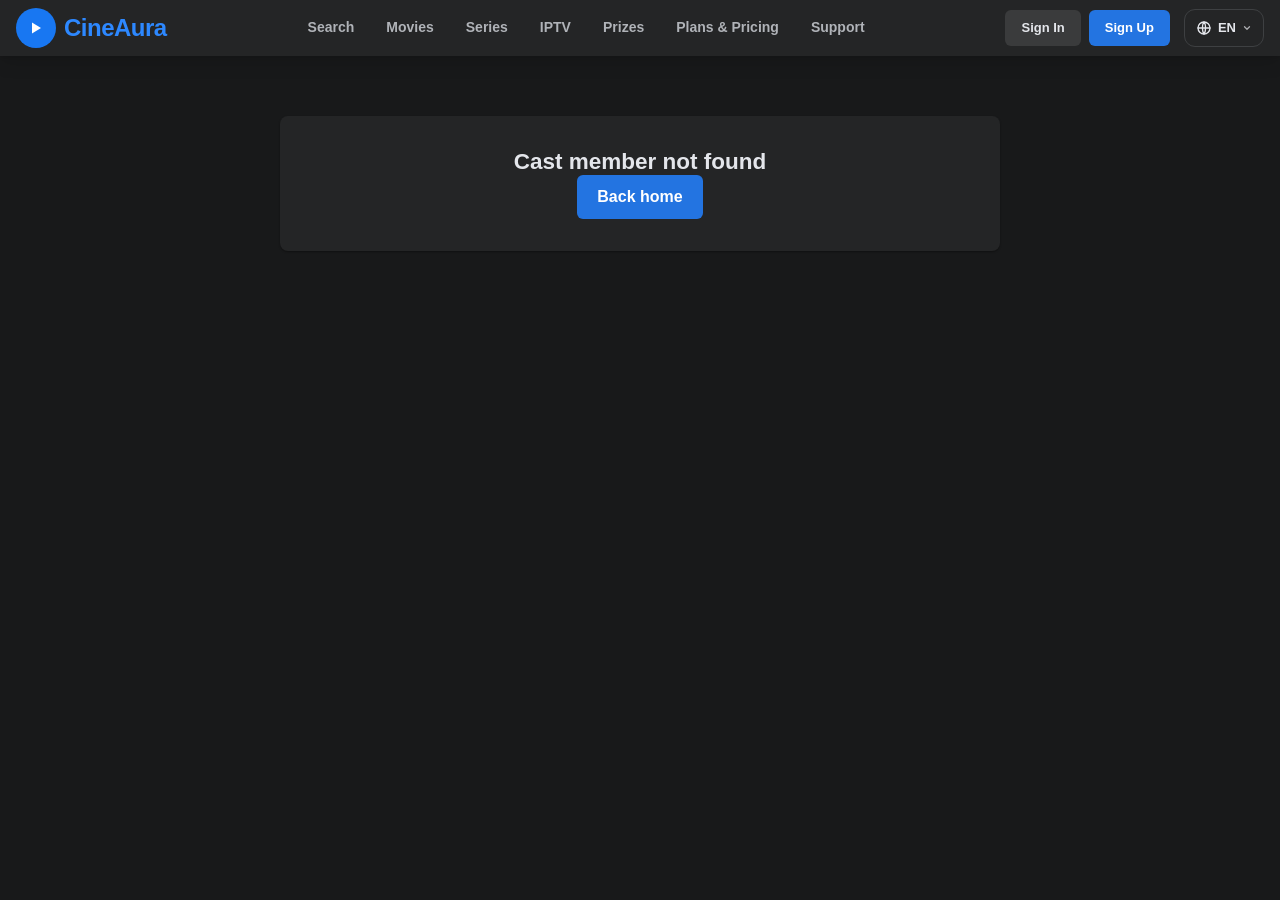
<file: cast.html>
<!DOCTYPE html>
<html lang="en">
<head>
  <meta charset="UTF-8" />
  <script src="js/prefs.js"></script>
  <meta name="viewport" content="width=device-width, initial-scale=1.0, viewport-fit=cover" />
  <title>Cast — CineAura</title>
  <link rel="icon" href="data:image/svg+xml,%3Csvg xmlns='http://www.w3.org/2000/svg' viewBox='0 0 64 64'%3E%3Crect width='64' height='64' rx='16' fill='%230d253f'/%3E%3Cpolygon points='26,18 48,32 26,46' fill='%2390cea1'/%3E%3C/svg%3E" />
  <link rel="preconnect" href="https://fonts.googleapis.com" />
  <link rel="preconnect" href="https://fonts.gstatic.com" crossorigin />
  <link href="https://fonts.googleapis.com/css2?family=Cormorant+Garamond:wght@500;600;700&family=Outfit:wght@300;400;500;600;700;800&display=swap" rel="stylesheet" />
  <link rel="stylesheet" href="css/style.css" />
  <link rel="stylesheet" href="css/pages.css" />
  <link rel="stylesheet" href="css/facebook.css" />
  <link rel="stylesheet" href="css/mobile.css" />
</head>
<body class="page-inner">
  <div class="bg-orbs" aria-hidden="true">
    <div class="orb orb-cyan"></div>
    <div class="orb orb-green"></div>
  </div>
  <div class="grain" aria-hidden="true"></div>

  <div class="site-wrap">
    <header class="header scrolled" id="site-header">
      <div class="header-inner">
        <a class="logo" href="./">
          <span class="logo-mark" aria-hidden="true">
            <svg width="14" height="14" viewBox="0 0 16 16" fill="none"><path d="M4 2.5L13 8L4 13.5V2.5Z" fill="#90cea1"/></svg>
          </span>
          <span class="logo-word">Cine<span>Aura</span></span>
        </a>
        <nav class="nav" aria-label="Primary">
          <a href="./#search" data-i18n="nav.search">Search</a>
          <a href="./#movies" data-i18n="nav.movies">Movies</a>
          <a href="./#series" data-i18n="nav.series">Series</a>
          <a href="./#iptv" data-i18n="nav.iptv">IPTV</a>
          <a href="./Prize.html" data-i18n="nav.prizes">Prizes</a>
          <a href="./#plans" data-i18n="nav.plans">Plans & Pricing</a>
          <a href="./#support" data-i18n="nav.support">Support</a>
        </nav>
        <div class="auth auth-guest" id="auth-guest">
          <a class="btn btn-sm btn-ghost" href="./login.html" data-i18n="nav.signin">Sign In</a>
          <a class="btn btn-sm btn-primary" href="./register.html" data-i18n="nav.signup">Sign Up</a>
        </div>
        <div class="auth auth-user" id="auth-user">
          <div class="header-bell-wrap">
            <button class="header-bell-btn" id="header-bell-btn" type="button" aria-label="Notifications" data-i18n-aria="prof.notif">
              <svg width="20" height="20" viewBox="0 0 24 24" fill="none" stroke="currentColor" stroke-width="2" stroke-linecap="round" stroke-linejoin="round"><path d="M18 8A6 6 0 0 0 6 8c0 7-3 9-3 9h18s-3-2-3-9"/><path d="M13.73 21a2 2 0 0 1-3.46 0"/></svg>
              <span class="header-bell-dot" id="header-bell-dot" hidden></span>
            </button>
            <div class="glass header-bell-panel" id="header-bell-panel" hidden></div>
          </div>
          <a class="btn btn-sm btn-primary" href="./dashboard.html" data-i18n="nav.dashboard">Dashboard</a>
          <button class="btn btn-sm btn-danger" id="logout-btn" type="button" data-i18n="nav.logout">Log Out</button>
        </div>
        <button class="hamburger" id="hamburger" type="button" data-i18n-aria="nav.openMenu" aria-label="Open menu">
          <span></span><span></span><span></span>
        </button>
      </div>
    </header>

    <div class="mobile-menu" id="mobile-menu">
      <a href="./#search" data-i18n="nav.search">Search</a>
      <a href="./#movies" data-i18n="nav.movies">Movies</a>
      <a href="./#series" data-i18n="nav.series">Series</a>
      <a href="./#iptv" data-i18n="nav.iptv">IPTV</a>
      <a href="./Prize.html" data-i18n="nav.prizes">Prizes</a>
      <a href="./#plans" data-i18n="nav.plans">Plans & Pricing</a>
      <a href="./#support" data-i18n="nav.supportFull">Support & Contact</a>
      <div class="mobile-auth-guest">
        <a href="./login.html" data-i18n="nav.signin">Sign In</a>
        <a href="./register.html" data-i18n="nav.signup">Sign Up</a>
      </div>
      <div class="mobile-auth-user">
        <a href="./dashboard.html" data-i18n="nav.dashboard">Dashboard</a>
        <button type="button" data-logout data-i18n="nav.logout">Log Out</button>
      </div>
    </div>

    <main class="page-main" id="cast-root">
      <div class="loader" id="page-loader" style="position:relative;min-height:40vh"><div class="spinner"></div></div>
    </main>
  </div>

  <div class="toast" id="toast" role="status"></div>
  <script src="js/i18n.js"></script>
  <script src="js/lang.js"></script>
  <script src="js/common.js"></script>
  <script src="js/post-rich.js"></script>
  <script src="js/cast.js"></script>
  <script src="js/ads.js"></script>
</body>
</html>
</file>
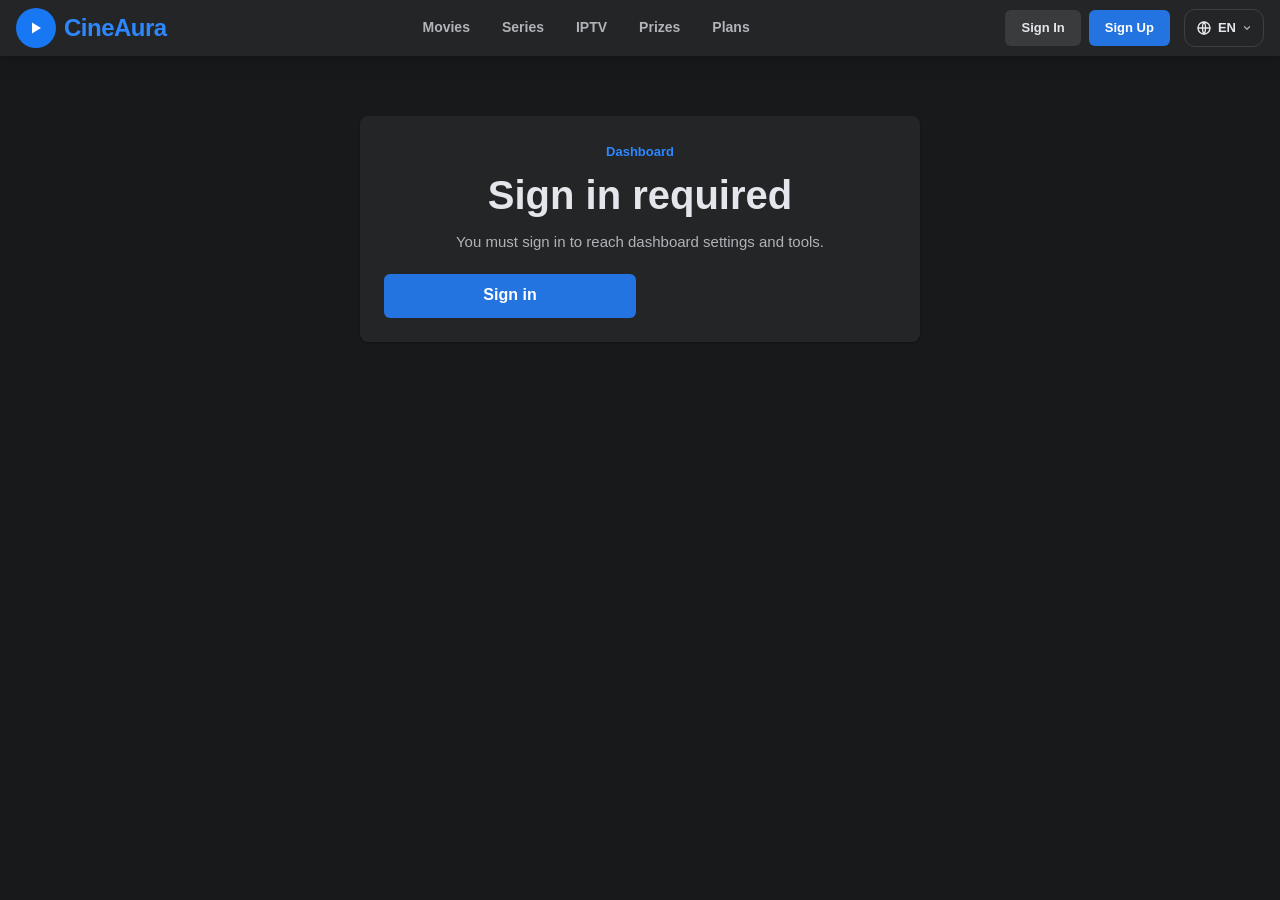
<file: dashboard.html>
<!DOCTYPE html>
<html lang="en">
<head>
  <meta charset="UTF-8" />
  <script src="js/prefs.js"></script>
  <meta name="viewport" content="width=device-width, initial-scale=1.0, viewport-fit=cover" />
  <title data-i18n-title="nav.dashboard">Dashboard — CineAura</title>
  <link rel="icon" href="data:image/svg+xml,%3Csvg xmlns='http://www.w3.org/2000/svg' viewBox='0 0 64 64'%3E%3Crect width='64' height='64' rx='16' fill='%230d253f'/%3E%3Cpolygon points='26,18 48,32 26,46' fill='%2390cea1'/%3E%3C/svg%3E" />
  <link rel="preconnect" href="https://fonts.googleapis.com" />
  <link rel="preconnect" href="https://fonts.gstatic.com" crossorigin />
  <link href="https://fonts.googleapis.com/css2?family=Cormorant+Garamond:wght@500;600;700&family=Outfit:wght@300;400;500;600;700;800&display=swap" rel="stylesheet" />
  <link rel="stylesheet" href="css/style.css" />
  <link rel="stylesheet" href="css/pages.css" />
  <link rel="stylesheet" href="css/dashboard.css" />
  <link rel="stylesheet" href="css/prize.css" />
  <link rel="stylesheet" href="css/facebook.css" />
  <link rel="stylesheet" href="css/mobile.css" />
</head>
<body class="page-inner" data-auth-gate="silent">
  <div class="bg-orbs" aria-hidden="true">
    <div class="orb orb-cyan"></div>
    <div class="orb orb-green"></div>
  </div>
  <div class="grain" aria-hidden="true"></div>
  <div class="site-wrap">
    <header class="header scrolled" id="site-header">
      <div class="header-inner">
        <a class="logo" href="./">
          <span class="logo-mark" aria-hidden="true">
            <svg width="14" height="14" viewBox="0 0 16 16" fill="none"><path d="M4 2.5L13 8L4 13.5V2.5Z" fill="#90cea1"/></svg>
          </span>
          <span class="logo-word">Cine<span>Aura</span></span>
        </a>
        <nav class="nav" aria-label="Primary">
          <a href="./#movies" data-i18n="nav.movies">Movies</a>
          <a href="./#series" data-i18n="nav.series">Series</a>
          <a href="./#iptv" data-i18n="nav.iptv">IPTV</a>
          <a href="./Prize.html" data-i18n="nav.prizes">Prizes</a>
          <a href="./#plans" data-i18n="nav.plansShort">Plans</a>
        </nav>
        <div class="auth auth-guest" id="auth-guest">
          <a class="btn btn-sm btn-ghost" href="./login.html" data-i18n="nav.signin">Sign In</a>
          <a class="btn btn-sm btn-primary" href="./register.html" data-i18n="nav.signup">Sign Up</a>
        </div>
        <div class="auth auth-user" id="auth-user">
          <div class="header-bell-wrap">
            <button class="header-bell-btn" id="header-bell-btn" type="button" aria-label="Notifications" data-i18n-aria="prof.notif">
              <svg width="20" height="20" viewBox="0 0 24 24" fill="none" stroke="currentColor" stroke-width="2" stroke-linecap="round" stroke-linejoin="round"><path d="M18 8A6 6 0 0 0 6 8c0 7-3 9-3 9h18s-3-2-3-9"/><path d="M13.73 21a2 2 0 0 1-3.46 0"/></svg>
              <span class="header-bell-dot" id="header-bell-dot" hidden></span>
            </button>
            <div class="glass header-bell-panel" id="header-bell-panel" hidden></div>
          </div>
          <a class="btn btn-sm btn-primary" href="./dashboard.html" data-i18n="nav.dashboard">Dashboard</a>
          <button class="btn btn-sm btn-danger" id="logout-btn" type="button" data-i18n="nav.logout">Log Out</button>
        </div>
        <button class="hamburger" id="hamburger" type="button" data-i18n-aria="nav.openMenu" aria-label="Open menu"><span></span><span></span><span></span></button>
      </div>
    </header>
    <div class="mobile-menu" id="mobile-menu">
      <a href="./login.html" data-i18n="nav.signin">Sign In</a>
      <a href="./register.html" data-i18n="nav.signup">Sign Up</a>
      <a href="./dashboard.html" data-i18n="nav.dashboard">Dashboard</a>
      <div class="mobile-auth-user"><button type="button" data-logout data-i18n="nav.logout">Log Out</button></div>
    </div>
    <main class="page-main" id="dash-root"></main>
  </div>
  <div class="toast" id="toast" role="status"></div>
  <script src="js/i18n.js"></script>
  <script src="js/lang.js"></script>
  <script src="js/common.js"></script>
  <script src="js/prize-rules.js"></script>
  <script src="js/dashboard.js"></script>
</body>
</html>
</file>
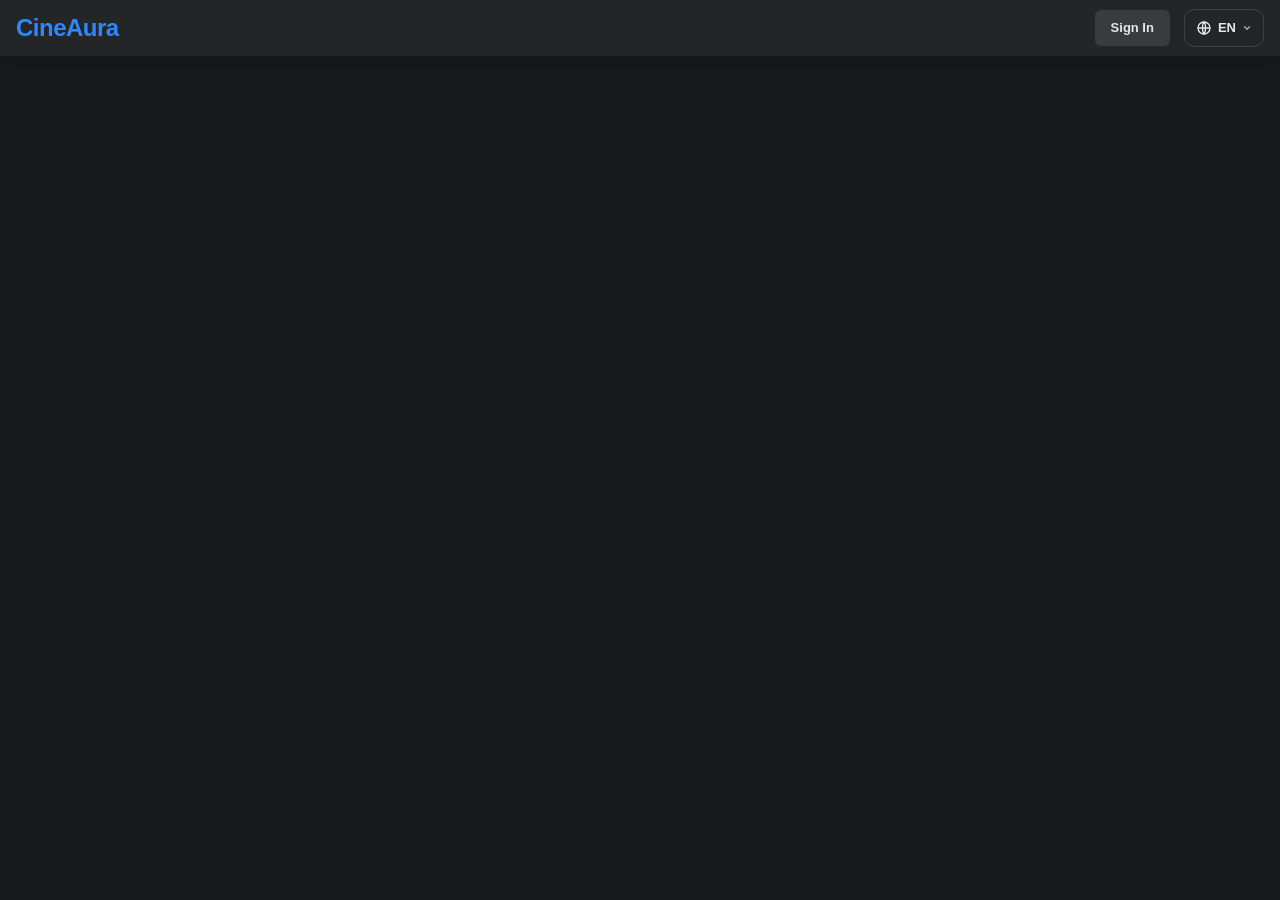
<file: Listchannels.html>
<!DOCTYPE html>
<html lang="en">
<head>
  <meta charset="UTF-8" />
  <script src="js/prefs.js"></script>
  <meta name="viewport" content="width=device-width, initial-scale=1.0, viewport-fit=cover" />
  <title>Channels — CineAura</title>
  <link rel="stylesheet" href="css/style.css" />
  <link rel="stylesheet" href="css/pages.css" />
  <link rel="stylesheet" href="css/dashboard.css" />
  <link href="https://fonts.googleapis.com/css2?family=Cormorant+Garamond:wght@600&family=Outfit:wght@400;600;700&display=swap" rel="stylesheet" />
  <link rel="stylesheet" href="css/facebook.css" />
  <link rel="stylesheet" href="css/mobile.css" />
</head>
<body class="page-inner">
  <div class="bg-orbs" aria-hidden="true"><div class="orb orb-cyan"></div></div>
  <div class="site-wrap">
    <header class="header scrolled" id="site-header">
      <div class="header-inner">
        <a class="logo" href="./"><span class="logo-word">Cine<span>Aura</span></span></a>
        <div class="auth auth-user" id="auth-user">
          <div class="header-bell-wrap">
            <button class="header-bell-btn" id="header-bell-btn" type="button" aria-label="Notifications" data-i18n-aria="prof.notif">
              <svg width="20" height="20" viewBox="0 0 24 24" fill="none" stroke="currentColor" stroke-width="2" stroke-linecap="round" stroke-linejoin="round"><path d="M18 8A6 6 0 0 0 6 8c0 7-3 9-3 9h18s-3-2-3-9"/><path d="M13.73 21a2 2 0 0 1-3.46 0"/></svg>
              <span class="header-bell-dot" id="header-bell-dot" hidden></span>
            </button>
            <div class="glass header-bell-panel" id="header-bell-panel" hidden></div>
          </div><a class="btn btn-sm btn-primary" href="./dashboard.html" data-i18n="nav.dashboard">Dashboard</a></div>
        <div class="auth auth-guest" id="auth-guest"><a class="btn btn-sm btn-ghost" href="./login.html" data-i18n="nav.signin">Sign In</a></div>
      </div>
    </header>
    <main class="page-main" id="root"></main>
  </div>
  <script src="js/i18n.js"></script>
  <script src="js/lang.js"></script>
  <script src="js/common.js"></script>
  <script>
    document.addEventListener("DOMContentLoaded", async () => {
      const { setupChrome, supabaseRequest, restValue, escapeHtml } = CineAura;
      setupChrome();
      const pack = new URLSearchParams(location.search).get("package") || "";
      const root = document.getElementById("root");
      const res = await supabaseRequest(`/rest/v1/listchannels?package_name=eq.${restValue(pack)}&select=*&order=group_name.asc`);
      const rows = res.ok && Array.isArray(res.data) ? res.data : [];
      const groups = {};
      rows.forEach((r) => {
        groups[r.group_name || "General"] = groups[r.group_name || "General"] || [];
        groups[r.group_name || "General"].push(r);
      });
      root.innerHTML = `<section class="glass dash-main" style="width:min(900px,calc(100% - 40px));margin:0 auto">
        <p class="eyebrow">IPTV</p>
        <h1>${escapeHtml(pack || "Channels")}</h1>
        ${Object.keys(groups).length ? Object.entries(groups).map(([g, arr]) => `
          <h2 style="margin:18px 0 8px">${escapeHtml(g)}</h2>
          <div class="cards">${arr.map((c)=>`
            <article class="mini-card" style="display:flex;gap:10px;align-items:center">
              <img src="${escapeHtml(c.logo_url || "")}" alt="" style="width:42px;height:42px;object-fit:contain;background:#031a2d;border-radius:8px" onerror="this.style.opacity=0" />
              <div><strong>${escapeHtml(c.channel_name)}</strong><div class="muted">${escapeHtml(c.channel_type||"live")}</div></div>
            </article>`).join("")}</div>`).join("") : `<p class="empty">No channels in this package yet.</p>`}
      </section>`;
    });
  </script>
</body>
</html>
</file>
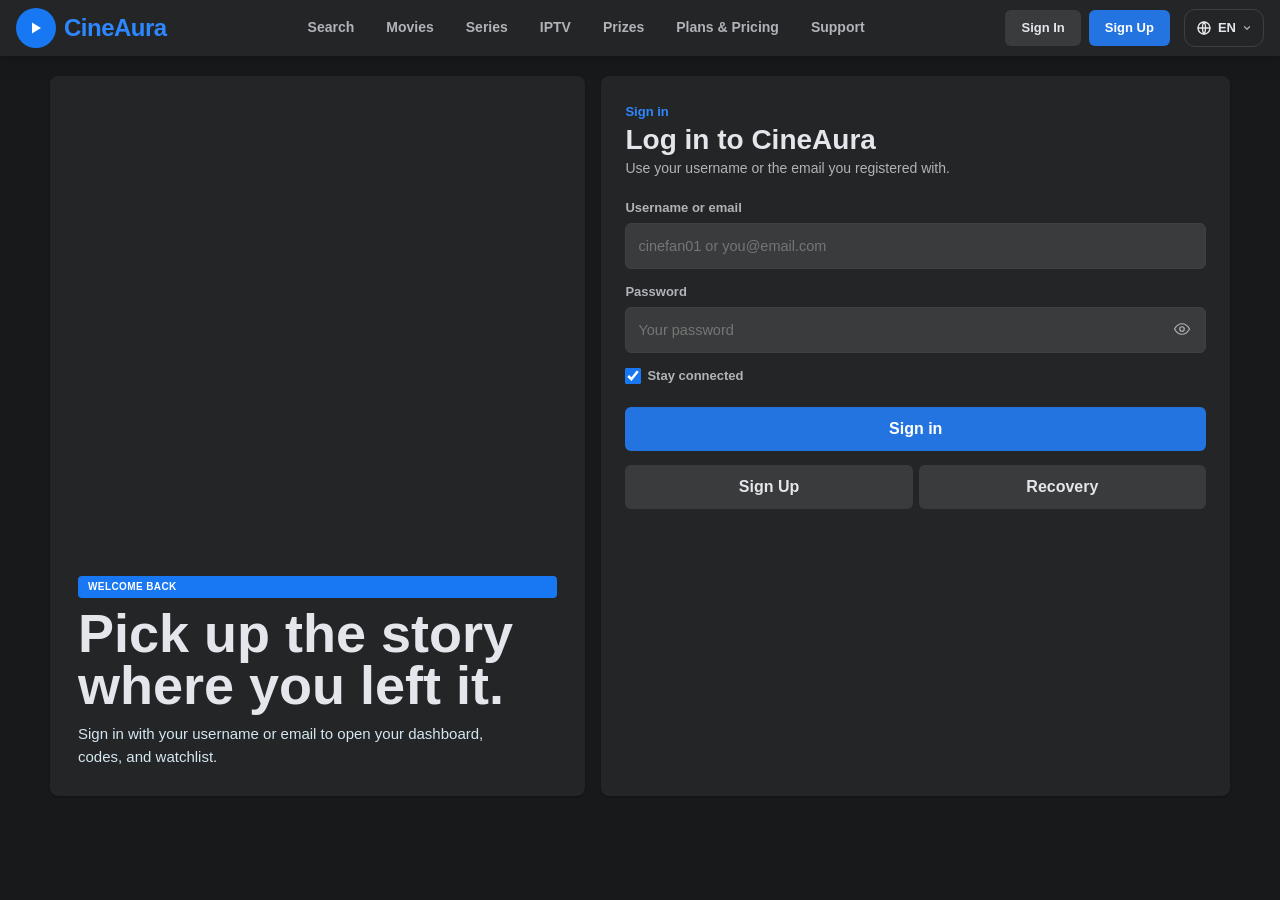
<file: login.html>
<!DOCTYPE html>
<html lang="en">
<head>
  <meta charset="UTF-8" />
  <script src="js/prefs.js"></script>
  <meta name="viewport" content="width=device-width, initial-scale=1.0, viewport-fit=cover" />
  <title data-i18n-title="nav.signin">Sign In — CineAura</title>
  <link rel="icon" href="data:image/svg+xml,%3Csvg xmlns='http://www.w3.org/2000/svg' viewBox='0 0 64 64'%3E%3Crect width='64' height='64' rx='16' fill='%230d253f'/%3E%3Cpolygon points='26,18 48,32 26,46' fill='%2390cea1'/%3E%3C/svg%3E" />
  <link rel="preconnect" href="https://fonts.googleapis.com" />
  <link rel="preconnect" href="https://fonts.gstatic.com" crossorigin />
  <link href="https://fonts.googleapis.com/css2?family=Cormorant+Garamond:wght@500;600;700&family=Outfit:wght@300;400;500;600;700;800&display=swap" rel="stylesheet" />
  <link rel="stylesheet" href="css/style.css" />
  <link rel="stylesheet" href="css/pages.css" />
  <link rel="stylesheet" href="css/facebook.css" />
  <link rel="stylesheet" href="css/mobile.css" />
</head>
<body class="page-inner">
  <div class="bg-orbs" aria-hidden="true">
    <div class="orb orb-cyan"></div>
    <div class="orb orb-green"></div>
  </div>
  <div class="grain" aria-hidden="true"></div>

  <div class="site-wrap">
    <header class="header scrolled" id="site-header">
      <div class="header-inner">
        <a class="logo" href="./">
          <span class="logo-mark" aria-hidden="true">
            <svg width="14" height="14" viewBox="0 0 16 16" fill="none"><path d="M4 2.5L13 8L4 13.5V2.5Z" fill="#90cea1"/></svg>
          </span>
          <span class="logo-word">Cine<span>Aura</span></span>
        </a>
        <nav class="nav" aria-label="Primary">
          <a href="./#search" data-i18n="nav.search">Search</a>
          <a href="./#movies" data-i18n="nav.movies">Movies</a>
          <a href="./#series" data-i18n="nav.series">Series</a>
          <a href="./#iptv" data-i18n="nav.iptv">IPTV</a>
          <a href="./Prize.html" data-i18n="nav.prizes">Prizes</a>
          <a href="./#plans" data-i18n="nav.plans">Plans & Pricing</a>
          <a href="./#support" data-i18n="nav.support">Support</a>
        </nav>
        <div class="auth auth-guest" id="auth-guest">
          <a class="btn btn-sm btn-ghost" href="./login.html" data-i18n="nav.signin">Sign In</a>
          <a class="btn btn-sm btn-primary" href="./register.html" data-i18n="nav.signup">Sign Up</a>
        </div>
        <div class="auth auth-user" id="auth-user">
          <div class="header-bell-wrap">
            <button class="header-bell-btn" id="header-bell-btn" type="button" aria-label="Notifications" data-i18n-aria="prof.notif">
              <svg width="20" height="20" viewBox="0 0 24 24" fill="none" stroke="currentColor" stroke-width="2" stroke-linecap="round" stroke-linejoin="round"><path d="M18 8A6 6 0 0 0 6 8c0 7-3 9-3 9h18s-3-2-3-9"/><path d="M13.73 21a2 2 0 0 1-3.46 0"/></svg>
              <span class="header-bell-dot" id="header-bell-dot" hidden></span>
            </button>
            <div class="glass header-bell-panel" id="header-bell-panel" hidden></div>
          </div>
          <a class="btn btn-sm btn-primary" href="./dashboard.html" data-i18n="nav.dashboard">Dashboard</a>
          <button class="btn btn-sm btn-danger" id="logout-btn" type="button" data-i18n="nav.logout">Log Out</button>
        </div>
        <button class="hamburger" id="hamburger" type="button" data-i18n-aria="nav.openMenu" aria-label="Open menu">
          <span></span><span></span><span></span>
        </button>
      </div>
    </header>

    <div class="mobile-menu" id="mobile-menu">
      <a href="./#search" data-i18n="nav.search">Search</a>
      <a href="./#movies" data-i18n="nav.movies">Movies</a>
      <a href="./#series" data-i18n="nav.series">Series</a>
      <a href="./#iptv" data-i18n="nav.iptv">IPTV</a>
      <a href="./Prize.html" data-i18n="nav.prizes">Prizes</a>
      <a href="./#plans" data-i18n="nav.plans">Plans & Pricing</a>
      <a href="./#support" data-i18n="nav.supportFull">Support & Contact</a>
      <div class="mobile-auth-guest">
        <a href="./login.html" data-i18n="nav.signin">Sign In</a>
        <a href="./register.html" data-i18n="nav.signup">Sign Up</a>
      </div>
      <div class="mobile-auth-user">
        <a href="./dashboard.html" data-i18n="nav.dashboard">Dashboard</a>
        <button type="button" data-logout data-i18n="nav.logout">Log Out</button>
      </div>
    </div>

    <main class="page-main">
      <section class="auth-shell">
        <aside class="glass auth-visual" id="auth-visual">
          <span class="media-badge" data-i18n="auth.welcome">Welcome back</span>
          <h2 data-i18n="auth.pickUp">Pick up the story where you left it.</h2>
          <p data-i18n="auth.loginLead">Sign in with your username or email to open your dashboard, codes, and watchlist.</p>
        </aside>

        <form class="glass auth-card" id="login-form" novalidate>
          <span class="eyebrow" data-i18n="auth.signin">Sign in</span>
          <h1 data-i18n="auth.loginTitle">Log in to CineAura</h1>
          <p class="lead" data-i18n="auth.useUser">Use your username or the email you registered with.</p>
          <div class="form-alert" id="form-alert"></div>
          <div class="auth-grid auth-single">
            <label class="auth-full">
              <span data-i18n="auth.userOrEmail">Username or email</span>
              <input type="text" name="login" autocomplete="username" required placeholder="cinefan01 or you@email.com" />
            </label>
            <label class="auth-full">
              <span data-i18n="auth.password">Password</span>
              <span class="password-wrap">
                <input type="password" name="password" autocomplete="current-password" required placeholder="Your password" />
                <button type="button" id="toggle-password" data-i18n-aria="auth.showPass" aria-label="Show password">
                  <svg width="18" height="18" viewBox="0 0 24 24" fill="none"><path d="M2 12s4-7 10-7 10 7 10 7-4 7-10 7S2 12 2 12Z" stroke="currentColor" stroke-width="1.6"/><circle cx="12" cy="12" r="3" stroke="currentColor" stroke-width="1.6"/></svg>
                </button>
              </span>
            </label>
            <label class="check-row auth-full">
              <input type="checkbox" name="stay" id="stay" checked />
              <span data-i18n="auth.stay">Stay connected</span>
            </label>
            <div class="auth-full">
              <button class="btn btn-lg btn-primary auth-submit" type="submit" id="submit-btn" data-i18n="auth.signin">Sign in</button>
            </div>
            <div class="auth-full auth-pair">
              <a class="btn btn-lg btn-ghost" href="./register.html" data-i18n="nav.signup">Sign up</a>
              <a class="btn btn-lg btn-ghost" href="./Rest.html" data-i18n="auth.recovery">Recovery</a>
            </div>
          </div>
        </form>

        <section class="glass auth-card success-card" id="success-card" hidden>
          <span class="eyebrow" data-i18n="auth.welcome">Welcome back</span>
          <h1 data-i18n="auth.signedOk">Signed in successfully</h1>
          <p class="lead" id="success-lead">Your session is ready. Continue to your dashboard.</p>
          <div class="success-actions">
            <a class="btn btn-lg btn-primary" href="./dashboard.html" data-i18n="auth.goDash">Go to Dashboard</a>
            <a class="btn btn-lg btn-ghost" href="./" data-i18n="auth.backHome">Back home</a>
          </div>
        </section>
      </section>
    </main>
  </div>

  <div class="toast" id="toast" role="status"></div>
  <script src="js/i18n.js"></script>
  <script src="js/lang.js"></script>
  <script src="js/common.js"></script>
  <script src="js/login.js"></script>
</body>
</html>
</file>
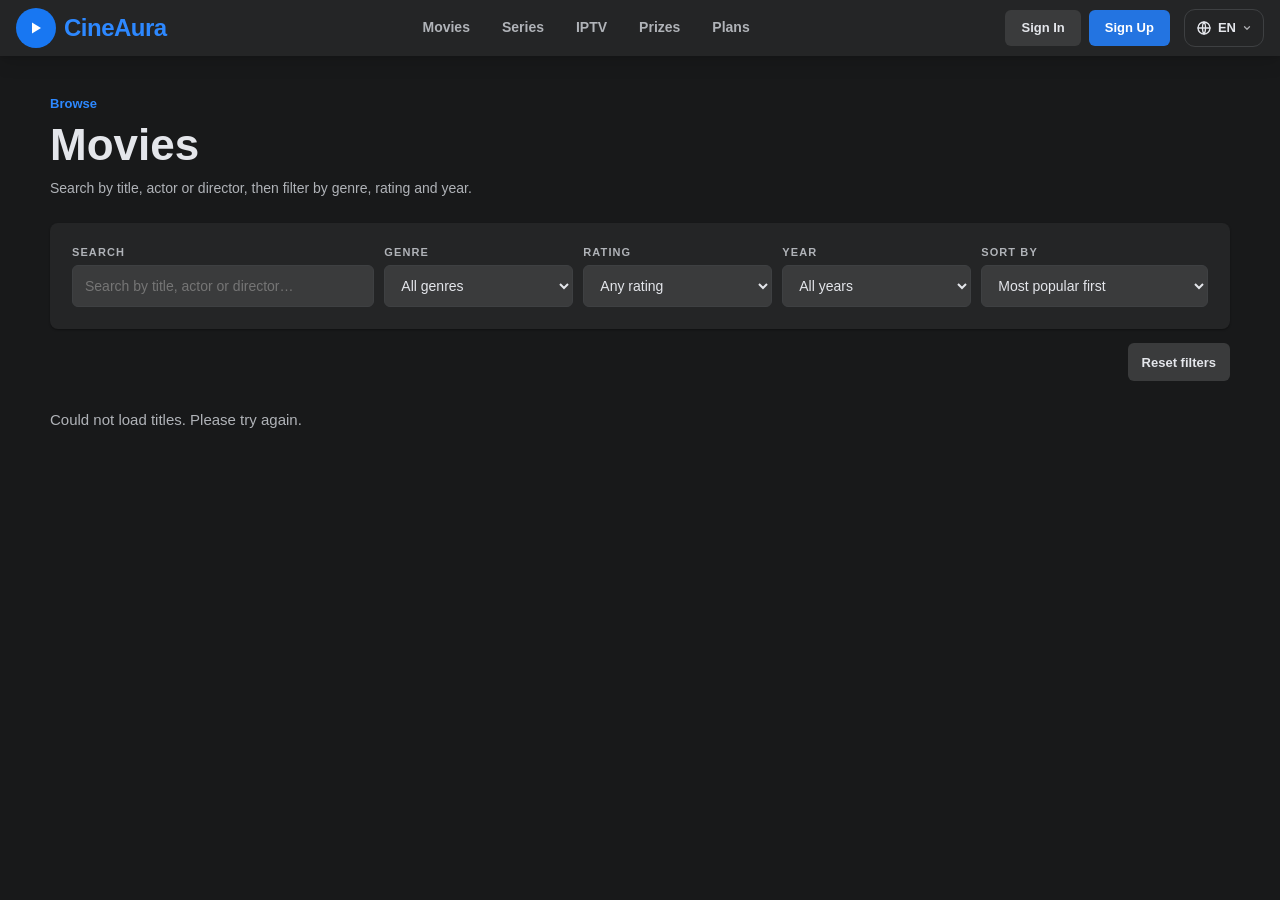
<file: movies.html>
<!DOCTYPE html>
<html lang="en">
<head>
  <meta charset="UTF-8" />
  <script src="js/prefs.js"></script>
  <meta name="viewport" content="width=device-width, initial-scale=1.0, viewport-fit=cover" />
  <title data-i18n-title="common.movies">Movies — CineAura</title>
  <link rel="icon" href="data:image/svg+xml,%3Csvg xmlns='http://www.w3.org/2000/svg' viewBox='0 0 64 64'%3E%3Crect width='64' height='64' rx='16' fill='%230d253f'/%3E%3Cpolygon points='26,18 48,32 26,46' fill='%2390cea1'/%3E%3C/svg%3E" />
  <link rel="preconnect" href="https://fonts.googleapis.com" />
  <link rel="preconnect" href="https://fonts.gstatic.com" crossorigin />
  <link href="https://fonts.googleapis.com/css2?family=Cormorant+Garamond:wght@500;600;700&family=Outfit:wght@300;400;500;600;700;800&display=swap" rel="stylesheet" />
  <link rel="stylesheet" href="css/style.css" />
  <link rel="stylesheet" href="css/pages.css" />
  <link rel="stylesheet" href="css/dashboard.css" />
  <link rel="stylesheet" href="css/prize.css" />
  <link rel="stylesheet" href="css/browse.css" />
  <link rel="stylesheet" href="css/facebook.css" />
  <link rel="stylesheet" href="css/mobile.css" />
</head>
<body class="page-inner" data-kind="movie">
  <div class="bg-orbs" aria-hidden="true">
    <div class="orb orb-cyan"></div>
    <div class="orb orb-green"></div>
  </div>
  <div class="grain" aria-hidden="true"></div>
  <div class="site-wrap">
    <header class="header scrolled" id="site-header">
      <div class="header-inner">
        <a class="logo" href="./">
          <span class="logo-mark" aria-hidden="true">
            <svg width="14" height="14" viewBox="0 0 16 16" fill="none"><path d="M4 2.5L13 8L4 13.5V2.5Z" fill="#90cea1"/></svg>
          </span>
          <span class="logo-word">Cine<span>Aura</span></span>
        </a>
        <nav class="nav" aria-label="Primary">
          <a href="./movies.html" data-i18n="nav.movies">Movies</a>
          <a href="./series.html" data-i18n="nav.series">Series</a>
          <a href="./#iptv" data-i18n="nav.iptv">IPTV</a>
          <a href="./Prize.html" data-i18n="nav.prizes">Prizes</a>
          <a href="./#plans" data-i18n="nav.plansShort">Plans</a>
        </nav>
        <div class="auth auth-guest" id="auth-guest">
          <a class="btn btn-sm btn-ghost" href="./login.html" data-i18n="nav.signin">Sign In</a>
          <a class="btn btn-sm btn-primary" href="./register.html" data-i18n="nav.signup">Sign Up</a>
        </div>
        <div class="auth auth-user" id="auth-user">
          <div class="header-bell-wrap">
            <button class="header-bell-btn" id="header-bell-btn" type="button" aria-label="Notifications" data-i18n-aria="prof.notif">
              <svg width="20" height="20" viewBox="0 0 24 24" fill="none" stroke="currentColor" stroke-width="2" stroke-linecap="round" stroke-linejoin="round"><path d="M18 8A6 6 0 0 0 6 8c0 7-3 9-3 9h18s-3-2-3-9"/><path d="M13.73 21a2 2 0 0 1-3.46 0"/></svg>
              <span class="header-bell-dot" id="header-bell-dot" hidden></span>
            </button>
            <div class="glass header-bell-panel" id="header-bell-panel" hidden></div>
          </div>
          <a class="btn btn-sm btn-primary" href="./dashboard.html" data-i18n="nav.dashboard">Dashboard</a>
          <button class="btn btn-sm btn-danger" id="logout-btn" type="button" data-i18n="nav.logout">Log Out</button>
        </div>
        <button class="hamburger" id="hamburger" type="button" data-i18n-aria="nav.openMenu" aria-label="Open menu"><span></span><span></span><span></span></button>
      </div>
    </header>
    <div class="mobile-menu" id="mobile-menu">
      <a href="./login.html" data-i18n="nav.signin">Sign In</a>
      <a href="./register.html" data-i18n="nav.signup">Sign Up</a>
      <a href="./dashboard.html" data-i18n="nav.dashboard">Dashboard</a>
      <div class="mobile-auth-user"><button type="button" data-logout data-i18n="nav.logout">Log Out</button></div>
    </div>
    <main class="page-main" id="browse-root">
      <div class="br-wrap">
        <header class="br-head">
          <span class="eyebrow" data-i18n="browse.kicker">Browse</span>
          <h1 data-i18n="common.movies">Movies</h1>
          <p class="muted" data-i18n="browse.lead">Search by title, actor or director, then filter by genre, rating and year.</p>
        </header>
        <div class="pz-toolbar br-toolbar glass" id="br-toolbar" role="search">
          <label class="pz-field pz-field-search">
            <span class="pz-field-label" data-i18n="nav.search">Search</span>
            <input id="br-q" type="search" autocomplete="off" data-i18n-placeholder="browse.searchPh" placeholder="Search by title, actor or director…" />
          </label>
          <label class="pz-field">
            <span class="pz-field-label" data-i18n="browse.genre">Genre</span>
            <select id="br-genre"><option value="" data-i18n="browse.allGenres">All genres</option></select>
          </label>
          <label class="pz-field">
            <span class="pz-field-label" data-i18n="browse.rating">Rating</span>
            <select id="br-rating"><option value="" data-i18n="browse.anyRating">Any rating</option></select>
          </label>
          <label class="pz-field">
            <span class="pz-field-label" data-i18n="browse.year">Year</span>
            <select id="br-year"><option value="" data-i18n="browse.allYears">All years</option></select>
          </label>
          <label class="pz-field">
            <span class="pz-field-label" data-i18n="browse.sort">Sort by</span>
            <select id="br-sort">
              <option value="pop_desc" data-i18n="browse.sortPopDesc">Most popular first</option>
              <option value="pop_asc" data-i18n="browse.sortPopAsc">Least popular first</option>
              <option value="rating_desc" data-i18n="browse.sortRatingDesc">Highest rated first</option>
              <option value="rating_asc" data-i18n="browse.sortRatingAsc">Lowest rated first</option>
              <option value="az" data-i18n="browse.sortAz">Title A → Z</option>
              <option value="za" data-i18n="browse.sortZa">Title Z → A</option>
              <option value="old" data-i18n="browse.sortOldest">Oldest first</option>
              <option value="new" data-i18n="browse.sortNewest">Newest first</option>
            </select>
          </label>
        </div>
        <div class="pz-toolbar-meta br-meta">
          <span id="br-count" aria-live="polite"></span>
          <button class="btn btn-sm btn-ghost" id="br-reset" type="button" data-i18n="browse.reset">Reset filters</button>
        </div>
        <div id="br-person"></div>
        <div class="br-grid" id="br-results" aria-live="polite"></div>
        <nav class="br-pager" id="br-pager" aria-label="Pages"></nav>
      </div>
    </main>
  </div>
  <div class="toast" id="toast" role="status"></div>
  <script src="js/i18n.js"></script>
  <script src="js/lang.js"></script>
  <script src="js/common.js"></script>
  <script src="js/browse.js"></script>
</body>
</html>
</file>
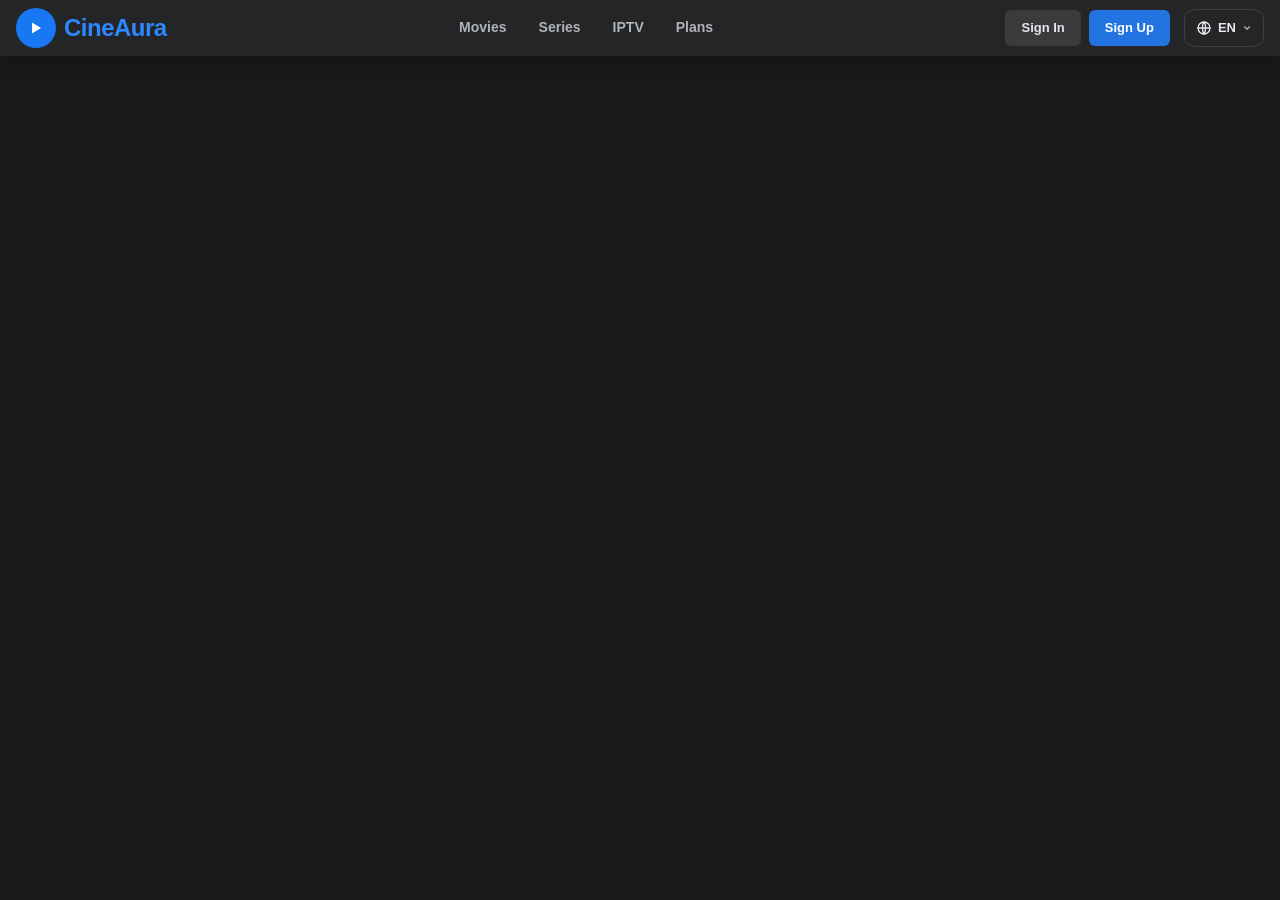
<file: Panel.html>
<!DOCTYPE html>
<html lang="en">
<head>
  <meta charset="UTF-8" />
  <script src="js/prefs.js"></script>
  <meta name="viewport" content="width=device-width, initial-scale=1.0, viewport-fit=cover" />
  <title data-i18n-title="nav.panel">Panel — CineAura</title>
  <link rel="icon" href="data:image/svg+xml,%3Csvg xmlns='http://www.w3.org/2000/svg' viewBox='0 0 64 64'%3E%3Crect width='64' height='64' rx='16' fill='%230d253f'/%3E%3Cpolygon points='26,18 48,32 26,46' fill='%2390cea1'/%3E%3C/svg%3E" />
  <link rel="preconnect" href="https://fonts.googleapis.com" />
  <link rel="preconnect" href="https://fonts.gstatic.com" crossorigin />
  <link href="https://fonts.googleapis.com/css2?family=Cormorant+Garamond:wght@500;600;700&family=Outfit:wght@300;400;500;600;700;800&display=swap" rel="stylesheet" />
  <link rel="stylesheet" href="css/style.css" />
  <link rel="stylesheet" href="css/pages.css" />
  <link rel="stylesheet" href="css/dashboard.css" />
  <link rel="stylesheet" href="css/panel.css" />
  <link rel="stylesheet" href="css/facebook.css" />
  <link rel="stylesheet" href="css/mobile.css" />
</head>
<body class="page-inner">
  <div class="bg-orbs" aria-hidden="true">
    <div class="orb orb-cyan"></div>
    <div class="orb orb-green"></div>
  </div>
  <div class="grain" aria-hidden="true"></div>
  <div class="site-wrap">
    <header class="header scrolled" id="site-header">
      <div class="header-inner">
        <a class="logo" href="./">
          <span class="logo-mark" aria-hidden="true">
            <svg width="14" height="14" viewBox="0 0 16 16" fill="none"><path d="M4 2.5L13 8L4 13.5V2.5Z" fill="#90cea1"/></svg>
          </span>
          <span class="logo-word">Cine<span>Aura</span></span>
        </a>
        <nav class="nav" aria-label="Primary">
          <a href="./#movies" data-i18n="nav.movies">Movies</a>
          <a href="./#series" data-i18n="nav.series">Series</a>
          <a href="./#iptv" data-i18n="nav.iptv">IPTV</a>
          <a href="./#plans" data-i18n="nav.plansShort">Plans</a>
        </nav>
        <div class="auth auth-guest" id="auth-guest">
          <a class="btn btn-sm btn-ghost" href="./login.html" data-i18n="nav.signin">Sign In</a>
          <a class="btn btn-sm btn-primary" href="./register.html" data-i18n="nav.signup">Sign Up</a>
        </div>
        <div class="auth auth-user" id="auth-user">
          <div class="header-bell-wrap">
            <button class="header-bell-btn" id="header-bell-btn" type="button" aria-label="Notifications" data-i18n-aria="prof.notif">
              <svg width="20" height="20" viewBox="0 0 24 24" fill="none" stroke="currentColor" stroke-width="2" stroke-linecap="round" stroke-linejoin="round"><path d="M18 8A6 6 0 0 0 6 8c0 7-3 9-3 9h18s-3-2-3-9"/><path d="M13.73 21a2 2 0 0 1-3.46 0"/></svg>
              <span class="header-bell-dot" id="header-bell-dot" hidden></span>
            </button>
            <div class="glass header-bell-panel" id="header-bell-panel" hidden></div>
          </div>
          <a class="btn btn-sm btn-primary" href="./dashboard.html" data-i18n="nav.dashboard">Dashboard</a>
          <button class="btn btn-sm btn-danger" id="logout-btn" type="button" data-i18n="nav.logout">Log Out</button>
        </div>
        <button class="hamburger" id="hamburger" type="button" data-i18n-aria="nav.openMenu" aria-label="Open menu"><span></span><span></span><span></span></button>
      </div>
    </header>
    <div class="mobile-menu" id="mobile-menu">
      <a href="./login.html" data-i18n="nav.signin">Sign In</a>
      <a href="./register.html" data-i18n="nav.signup">Sign Up</a>
      <a href="./dashboard.html" data-i18n="nav.dashboard">Dashboard</a>
      <div class="mobile-auth-user"><button type="button" data-logout data-i18n="nav.logout">Log Out</button></div>
    </div>
    <main class="page-main" id="panel-root"></main>
  </div>
  <div class="toast" id="toast" role="status"></div>
  <script src="js/i18n.js"></script>
  <script src="js/lang.js"></script>
  <script src="js/common.js"></script>
  <script src="js/panel.js"></script>
</body>
</html>
</file>
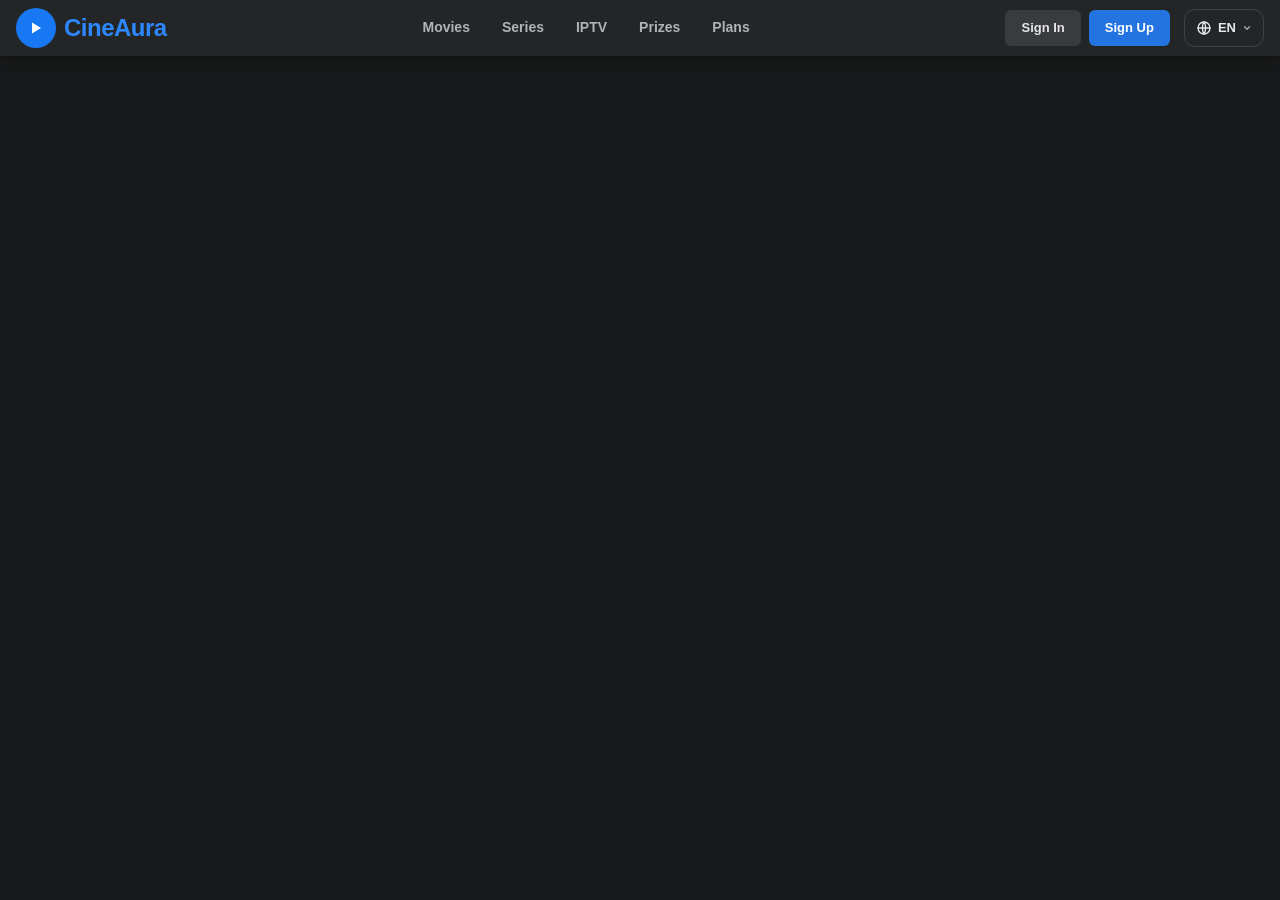
<file: panel.html>
<!DOCTYPE html>
<html lang="en">
<head>
  <meta charset="UTF-8" />
  <script src="js/prefs.js"></script>
  <meta name="viewport" content="width=device-width, initial-scale=1.0, viewport-fit=cover" />
  <title data-i18n-title="nav.panel">Panel — CineAura</title>
  <link rel="icon" href="data:image/svg+xml,%3Csvg xmlns='http://www.w3.org/2000/svg' viewBox='0 0 64 64'%3E%3Crect width='64' height='64' rx='16' fill='%230d253f'/%3E%3Cpolygon points='26,18 48,32 26,46' fill='%2390cea1'/%3E%3C/svg%3E" />
  <link rel="preconnect" href="https://fonts.googleapis.com" />
  <link rel="preconnect" href="https://fonts.gstatic.com" crossorigin />
  <link href="https://fonts.googleapis.com/css2?family=Cormorant+Garamond:wght@500;600;700&family=Outfit:wght@300;400;500;600;700;800&display=swap" rel="stylesheet" />
  <link rel="stylesheet" href="css/style.css" />
  <link rel="stylesheet" href="css/pages.css" />
  <link rel="stylesheet" href="css/dashboard.css" />
  <link rel="stylesheet" href="css/panel.css" />
  <link rel="stylesheet" href="css/panel-prizes.css" />
  <link rel="stylesheet" href="css/facebook.css" />
  <link rel="stylesheet" href="css/mobile.css" />
</head>
<body class="page-inner">
  <div class="bg-orbs" aria-hidden="true">
    <div class="orb orb-cyan"></div>
    <div class="orb orb-green"></div>
  </div>
  <div class="grain" aria-hidden="true"></div>
  <div class="site-wrap">
    <header class="header scrolled" id="site-header">
      <div class="header-inner">
        <a class="logo" href="./">
          <span class="logo-mark" aria-hidden="true">
            <svg width="14" height="14" viewBox="0 0 16 16" fill="none"><path d="M4 2.5L13 8L4 13.5V2.5Z" fill="#90cea1"/></svg>
          </span>
          <span class="logo-word">Cine<span>Aura</span></span>
        </a>
        <nav class="nav" aria-label="Primary">
          <a href="./#movies" data-i18n="nav.movies">Movies</a>
          <a href="./#series" data-i18n="nav.series">Series</a>
          <a href="./#iptv" data-i18n="nav.iptv">IPTV</a>
          <a href="./Prize.html" data-i18n="nav.prizes">Prizes</a>
          <a href="./#plans" data-i18n="nav.plansShort">Plans</a>
        </nav>
        <div class="auth auth-guest" id="auth-guest">
          <a class="btn btn-sm btn-ghost" href="./login.html" data-i18n="nav.signin">Sign In</a>
          <a class="btn btn-sm btn-primary" href="./register.html" data-i18n="nav.signup">Sign Up</a>
        </div>
        <div class="auth auth-user" id="auth-user">
          <div class="header-bell-wrap">
            <button class="header-bell-btn" id="header-bell-btn" type="button" aria-label="Notifications" data-i18n-aria="prof.notif">
              <svg width="20" height="20" viewBox="0 0 24 24" fill="none" stroke="currentColor" stroke-width="2" stroke-linecap="round" stroke-linejoin="round"><path d="M18 8A6 6 0 0 0 6 8c0 7-3 9-3 9h18s-3-2-3-9"/><path d="M13.73 21a2 2 0 0 1-3.46 0"/></svg>
              <span class="header-bell-dot" id="header-bell-dot" hidden></span>
            </button>
            <div class="glass header-bell-panel" id="header-bell-panel" hidden></div>
          </div>
          <a class="btn btn-sm btn-primary" href="./dashboard.html" data-i18n="nav.dashboard">Dashboard</a>
          <button class="btn btn-sm btn-danger" id="logout-btn" type="button" data-i18n="nav.logout">Log Out</button>
        </div>
        <button class="hamburger" id="hamburger" type="button" data-i18n-aria="nav.openMenu" aria-label="Open menu"><span></span><span></span><span></span></button>
      </div>
    </header>
    <div class="mobile-menu" id="mobile-menu">
      <a href="./login.html" data-i18n="nav.signin">Sign In</a>
      <a href="./register.html" data-i18n="nav.signup">Sign Up</a>
      <a href="./dashboard.html" data-i18n="nav.dashboard">Dashboard</a>
      <div class="mobile-auth-user"><button type="button" data-logout data-i18n="nav.logout">Log Out</button></div>
    </div>
    <main class="page-main" id="panel-root"></main>
  </div>
  <div class="toast" id="toast" role="status"></div>
  <script src="js/i18n.js"></script>
  <script src="js/lang.js"></script>
  <script src="js/common.js"></script>
  <script src="js/prize-rules.js"></script>
  <script src="js/panel-prizes.js"></script>
  <script src="js/panel.js"></script>
</body>
</html>
</file>
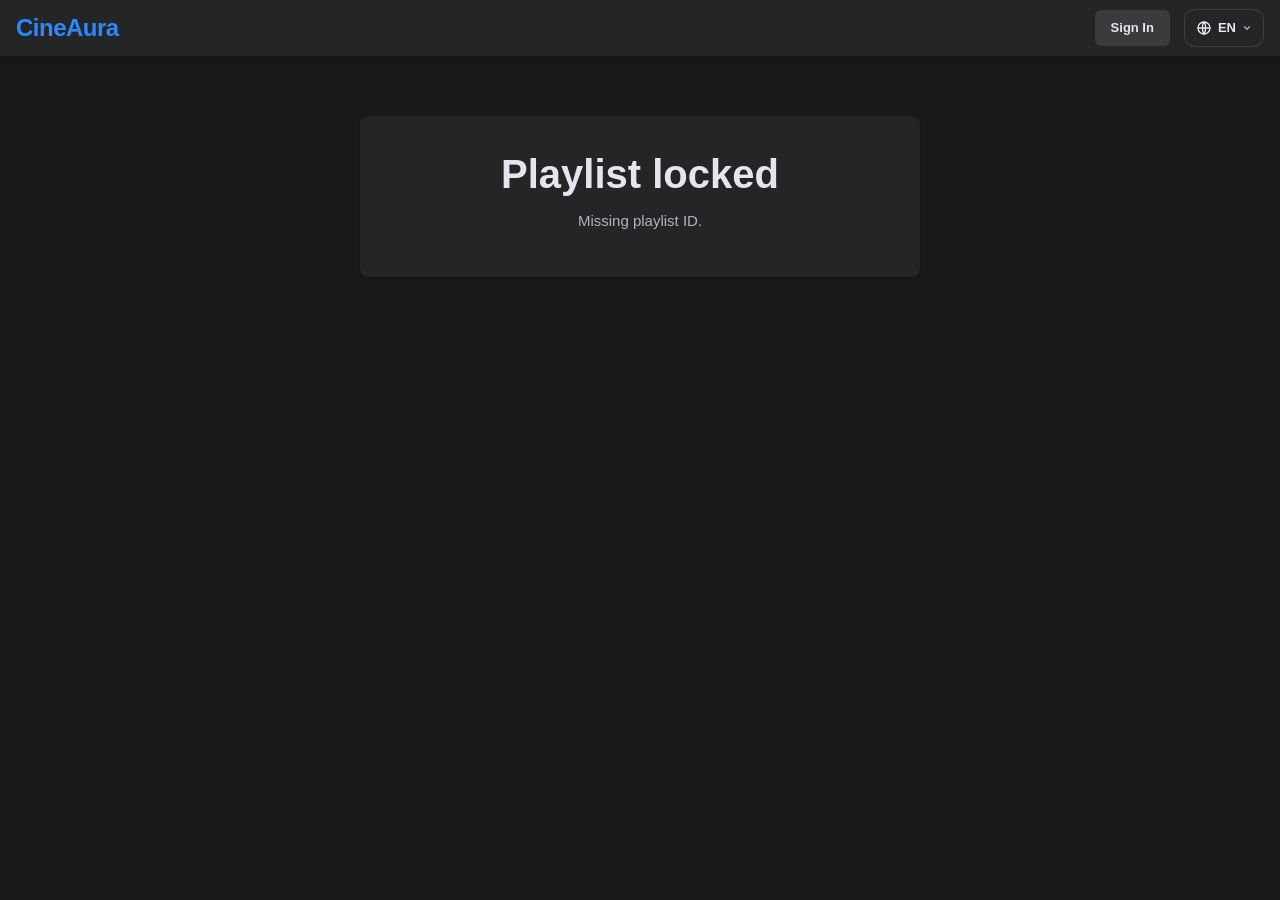
<file: Playlist.html>
<!DOCTYPE html>
<html lang="en">
<head>
  <meta charset="UTF-8" />
  <script src="js/prefs.js"></script>
  <meta name="viewport" content="width=device-width, initial-scale=1.0" />
  <title>Playlist — CineAura</title>
  <link rel="stylesheet" href="css/style.css" />
  <link rel="stylesheet" href="css/pages.css" />
  <link rel="stylesheet" href="css/dashboard.css" />
  <link href="https://fonts.googleapis.com/css2?family=Cormorant+Garamond:wght@600&family=Outfit:wght@400;600;700&display=swap" rel="stylesheet" />
  <link rel="stylesheet" href="css/facebook.css" />
</head>
<body class="page-inner">
  <div class="bg-orbs" aria-hidden="true"><div class="orb orb-cyan"></div></div>
  <div class="site-wrap">
    <header class="header scrolled" id="site-header">
      <div class="header-inner">
        <a class="logo" href="./"><span class="logo-word">Cine<span>Aura</span></span></a>
        <div class="auth auth-guest" id="auth-guest"><a class="btn btn-sm btn-ghost" href="./login.html" data-i18n="nav.signin">Sign In</a></div>
        <div class="auth auth-user" id="auth-user">
          <div class="header-bell-wrap">
            <button class="header-bell-btn" id="header-bell-btn" type="button" aria-label="Notifications" data-i18n-aria="prof.notif">
              <svg width="20" height="20" viewBox="0 0 24 24" fill="none" stroke="currentColor" stroke-width="2" stroke-linecap="round" stroke-linejoin="round"><path d="M18 8A6 6 0 0 0 6 8c0 7-3 9-3 9h18s-3-2-3-9"/><path d="M13.73 21a2 2 0 0 1-3.46 0"/></svg>
              <span class="header-bell-dot" id="header-bell-dot" hidden></span>
            </button>
            <div class="glass header-bell-panel" id="header-bell-panel" hidden></div>
          </div><a class="btn btn-sm btn-primary" href="./dashboard.html" data-i18n="nav.dashboard">Dashboard</a></div>
      </div>
    </header>
    <main class="page-main" id="root"></main>
  </div>
  <script src="js/i18n.js"></script>
  <script src="js/lang.js"></script>
  <script src="js/common.js"></script>
  <script>
    document.addEventListener("DOMContentLoaded", async () => {
      const { setupChrome, supabaseRequest, restValue, escapeHtml, initialsAvatar, getSession, imgUrl, t, shareRowHtml } = CineAura;
      setupChrome();
      const id = new URLSearchParams(location.search).get("ID");
      const root = document.getElementById("root");
      const deny = (msg) => { root.innerHTML = `<section class="glass dash-gate"><h1>${t("pl.locked")}</h1><p>${msg}</p></section>`; };
      if (!id) return deny(t("pl.missing"));
      const res = await supabaseRequest(`/rest/v1/playlists?playlist_id=eq.${restValue(id)}&select=*`);
      const pl = res.ok && res.data && res.data[0];
      if (!pl) return deny(t("pl.gone"));
      const session = getSession();
      const vis = String(pl.visibility || "private").toLowerCase();
      if (session?.member_id && vis !== "public" && pl.owner_id && pl.owner_id !== session.member_id) {
        const blocked = await supabaseRequest(`/rest/v1/blocks?blocker_id=eq.${restValue(pl.owner_id)}&blocked_id=eq.${restValue(session.member_id)}&select=kind,features`);
        const b = blocked.data && blocked.data[0];
        if (b && (b.kind === "full" || String(b.features || "").split(",").map((s) => s.trim()).includes("playlists"))) {
          return deny(t("pl.deny"));
        }
      }
      let allowed = vis === "public";
      if (vis === "private") {
        if (session && (session.member_id === pl.owner_id || session.username === pl.owner_username)) allowed = true;
        else {
          const acc = await supabaseRequest(`/rest/v1/playlist_access?playlist_id=eq.${restValue(id)}&select=username`);
          const names = (acc.data || []).map((x) => String(x.username).toLowerCase());
          allowed = !!(session && (names.includes(String(session.username).toLowerCase()) || names.includes(String(session.member_id).toLowerCase())));
        }
      }
      if (vis === "exclusive") {
        if (!session || (pl.require_member && !session.member_id)) allowed = false;
        else {
          const mem = await supabaseRequest(`/rest/v1/members?member_id=eq.${restValue(session.member_id)}&select=country,gender,birth_date`);
          const me = mem.data && mem.data[0];
          const allowedCountries = String(pl.countries || "").toLowerCase().split(/[,;]+/).map((s) => s.trim()).filter(Boolean);
          const okCountry = !allowedCountries.length || (me && allowedCountries.includes(String(me.country || "").toLowerCase()));
          const okGender = !pl.gender || pl.gender === "any" || (me && me.gender === pl.gender);
          let okAge = true;
          if (pl.max_age && me && me.birth_date) {
            const age = new Date().getFullYear() - new Date(me.birth_date).getFullYear();
            okAge = age <= Number(pl.max_age);
          }
          allowed = Boolean(okCountry && okGender && okAge);
        }
      }
      if (!allowed) return deny(t("pl.publisher"));
      const items = await supabaseRequest(`/rest/v1/playlist_items?playlist_id=eq.${restValue(id)}&select=*&order=added_at.desc`);
      const list = items.data || [];
      root.innerHTML = `<section class="glass dash-main" style="width:min(900px,calc(100% - 40px));margin:0 auto">
        <p class="eyebrow">${escapeHtml(pl.owner_username)} · ${escapeHtml({public:t("common.public"),private:t("common.private"),exclusive:t("common.exclusive")}[vis] || pl.visibility)}</p>
        <h1>${escapeHtml(pl.name)}</h1>
        <p class="muted">${escapeHtml(pl.description||"")} · ${t("common.nViewers", { n: Number(pl.viewers||0) })}</p>
        <div class="pl-share">${shareRowHtml(`./Playlist.html?ID=${encodeURIComponent(id)}`, `${pl.name} — @${pl.owner_username} · CineAura`)}</div>
        ${pl.rules && vis === "exclusive" ? `<p class="muted">${t("common.conditions")}: ${escapeHtml(pl.rules)}</p>` : ""}
        ${list.map((it)=>`<div class="item-row">
          <img src="${it.poster_path?imgUrl(it.poster_path,"w92"):initialsAvatar(it.title)}" alt="" />
          <div><strong>${escapeHtml(it.title||t("common.title"))}</strong></div>
          <a class="btn btn-sm btn-primary" href="./watch.html?${it.media_type}=${it.tmdb_id}&Playlist=${id}">${t("common.watch")}</a>
        </div>`).join("") || `<p class='empty'>${t("pl.empty")}</p>`}
      </section>`;
    });
  </script>
</body>
</html>
</file>
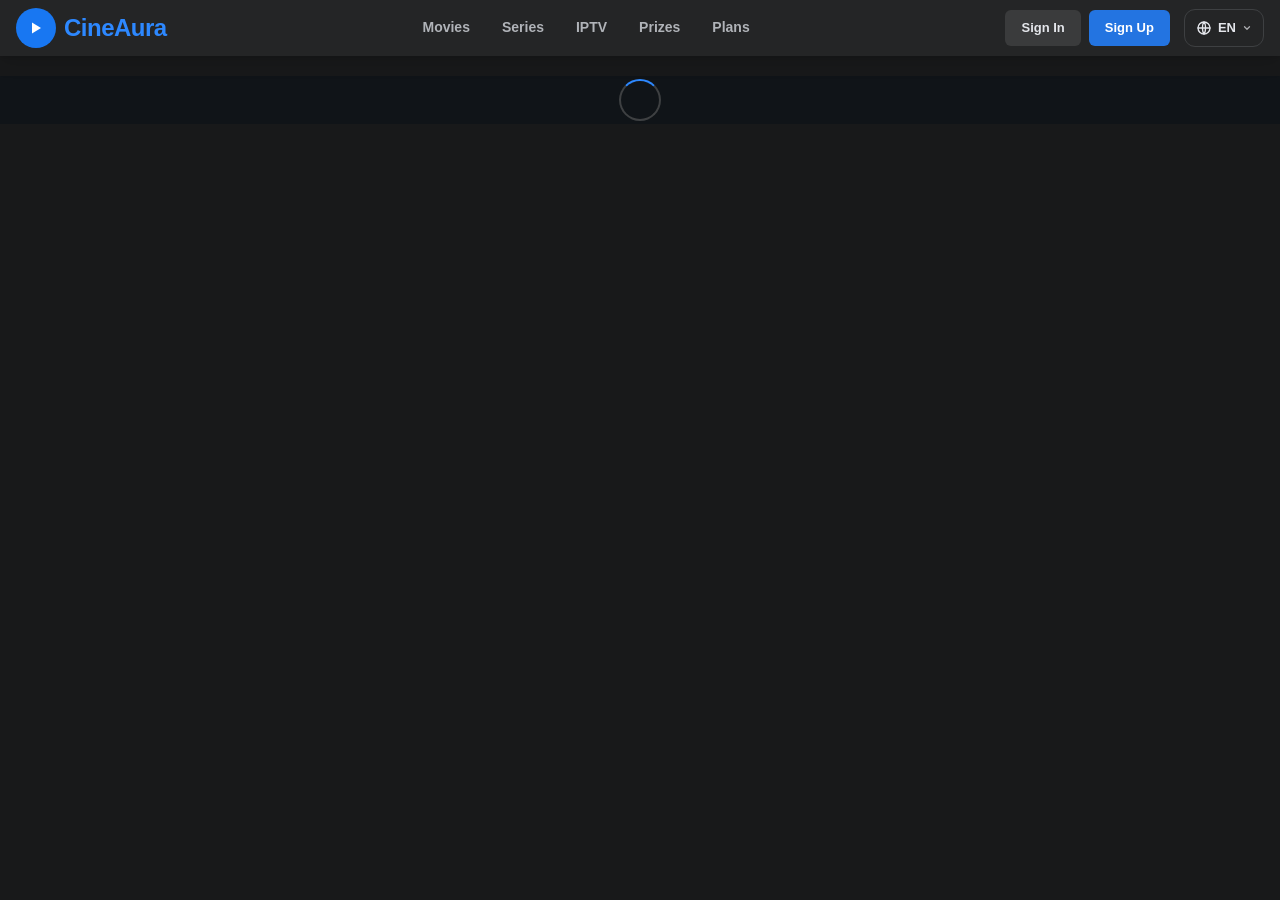
<file: prize.html>
<!DOCTYPE html>
<html lang="en">
<head>
  <meta charset="UTF-8" />
  <script src="js/prefs.js"></script>
  <meta name="viewport" content="width=device-width, initial-scale=1.0, viewport-fit=cover" />
  <title data-i18n-title="prize.title">Prizes — CineAura</title>
  <link rel="icon" href="data:image/svg+xml,%3Csvg xmlns='http://www.w3.org/2000/svg' viewBox='0 0 64 64'%3E%3Crect width='64' height='64' rx='16' fill='%230d253f'/%3E%3Cpolygon points='26,18 48,32 26,46' fill='%2390cea1'/%3E%3C/svg%3E" />
  <link rel="preconnect" href="https://fonts.googleapis.com" />
  <link rel="preconnect" href="https://fonts.gstatic.com" crossorigin />
  <link href="https://fonts.googleapis.com/css2?family=Cormorant+Garamond:wght@500;600;700&family=Outfit:wght@300;400;500;600;700;800&display=swap" rel="stylesheet" />
  <link rel="stylesheet" href="css/style.css" />
  <link rel="stylesheet" href="css/pages.css" />
  <link rel="stylesheet" href="css/dashboard.css" />
  <link rel="stylesheet" href="css/prize.css" />
  <link rel="stylesheet" href="css/facebook.css" />
  <link rel="stylesheet" href="css/mobile.css" />
</head>
<body class="page-inner">
  <div class="bg-orbs" aria-hidden="true">
    <div class="orb orb-cyan"></div>
    <div class="orb orb-green"></div>
  </div>
  <div class="grain" aria-hidden="true"></div>
  <div class="site-wrap">
    <header class="header scrolled" id="site-header">
      <div class="header-inner">
        <a class="logo" href="./">
          <span class="logo-mark" aria-hidden="true">
            <svg width="14" height="14" viewBox="0 0 16 16" fill="none"><path d="M4 2.5L13 8L4 13.5V2.5Z" fill="#90cea1"/></svg>
          </span>
          <span class="logo-word">Cine<span>Aura</span></span>
        </a>
        <nav class="nav" aria-label="Primary">
          <a href="./#movies" data-i18n="nav.movies">Movies</a>
          <a href="./#series" data-i18n="nav.series">Series</a>
          <a href="./#iptv" data-i18n="nav.iptv">IPTV</a>
          <a href="./Prize.html" data-i18n="nav.prizes">Prizes</a>
          <a href="./#plans" data-i18n="nav.plansShort">Plans</a>
        </nav>
        <div class="auth auth-guest" id="auth-guest">
          <a class="btn btn-sm btn-ghost" href="./login.html" data-i18n="nav.signin">Sign In</a>
          <a class="btn btn-sm btn-primary" href="./register.html" data-i18n="nav.signup">Sign Up</a>
        </div>
        <div class="auth auth-user" id="auth-user">
          <div class="header-bell-wrap">
            <button class="header-bell-btn" id="header-bell-btn" type="button" aria-label="Notifications" data-i18n-aria="prof.notif">
              <svg width="20" height="20" viewBox="0 0 24 24" fill="none" stroke="currentColor" stroke-width="2" stroke-linecap="round" stroke-linejoin="round"><path d="M18 8A6 6 0 0 0 6 8c0 7-3 9-3 9h18s-3-2-3-9"/><path d="M13.73 21a2 2 0 0 1-3.46 0"/></svg>
              <span class="header-bell-dot" id="header-bell-dot" hidden></span>
            </button>
            <div class="glass header-bell-panel" id="header-bell-panel" hidden></div>
          </div>
          <a class="btn btn-sm btn-primary" href="./dashboard.html" data-i18n="nav.dashboard">Dashboard</a>
          <button class="btn btn-sm btn-danger" id="logout-btn" type="button" data-i18n="nav.logout">Log Out</button>
        </div>
        <button class="hamburger" id="hamburger" type="button" data-i18n-aria="nav.openMenu" aria-label="Open menu"><span></span><span></span><span></span></button>
      </div>
    </header>
    <div class="mobile-menu" id="mobile-menu">
      <a href="./login.html" data-i18n="nav.signin">Sign In</a>
      <a href="./register.html" data-i18n="nav.signup">Sign Up</a>
      <a href="./dashboard.html" data-i18n="nav.dashboard">Dashboard</a>
      <div class="mobile-auth-user"><button type="button" data-logout data-i18n="nav.logout">Log Out</button></div>
    </div>
    <main class="page-main" id="prize-root"></main>
  </div>
  <div class="toast" id="toast" role="status"></div>
  <script src="js/i18n.js"></script>
  <script src="js/lang.js"></script>
  <script src="js/common.js"></script>
  <script src="js/prize-rules.js"></script>
  <script src="js/prize.js"></script>
</body>
</html>
</file>
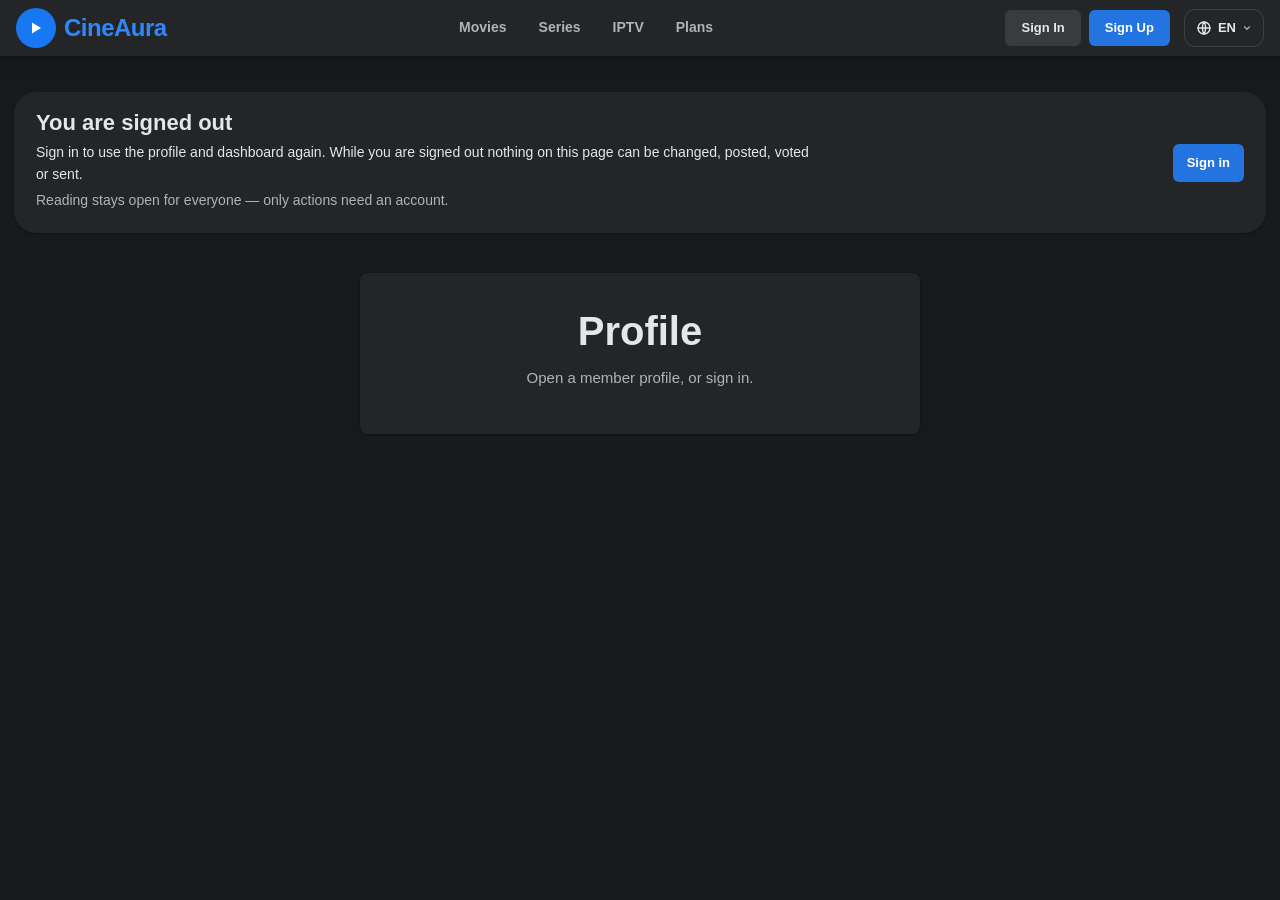
<file: Profile.html>
<!DOCTYPE html>
<html lang="en">
<head>
  <meta charset="UTF-8" />
  <script src="js/prefs.js"></script>
  <meta name="viewport" content="width=device-width, initial-scale=1.0" />
  <title>Profile — CineAura</title>
  <link rel="icon" href="data:image/svg+xml,%3Csvg xmlns='http://www.w3.org/2000/svg' viewBox='0 0 64 64'%3E%3Crect width='64' height='64' rx='16' fill='%230d253f'/%3E%3Cpolygon points='26,18 48,32 26,46' fill='%2390cea1'/%3E%3C/svg%3E" />
  <link rel="preconnect" href="https://fonts.googleapis.com" />
  <link rel="preconnect" href="https://fonts.gstatic.com" crossorigin />
  <link href="https://fonts.googleapis.com/css2?family=Cormorant+Garamond:wght@500;600;700&family=Outfit:wght@300;400;500;600;700;800&display=swap" rel="stylesheet" />
  <link rel="stylesheet" href="css/style.css" />
  <link rel="stylesheet" href="css/pages.css" />
  <link rel="stylesheet" href="css/dashboard.css" />
  <link rel="stylesheet" href="css/profile.css" />
  <link rel="stylesheet" href="css/facebook.css" />
</head>
<body class="page-inner" data-auth-gate="note">
  <div class="bg-orbs" aria-hidden="true">
    <div class="orb orb-cyan"></div>
    <div class="orb orb-green"></div>
  </div>
  <div class="grain" aria-hidden="true"></div>
  <div class="site-wrap">
    <header class="header scrolled" id="site-header">
      <div class="header-inner">
        <a class="logo" href="./">
          <span class="logo-mark" aria-hidden="true">
            <svg width="14" height="14" viewBox="0 0 16 16" fill="none"><path d="M4 2.5L13 8L4 13.5V2.5Z" fill="#90cea1"/></svg>
          </span>
          <span class="logo-word">Cine<span>Aura</span></span>
        </a>
        <nav class="nav" aria-label="Primary">
          <a href="./#movies" data-i18n="nav.movies">Movies</a>
          <a href="./#series" data-i18n="nav.series">Series</a>
          <a href="./#iptv" data-i18n="nav.iptv">IPTV</a>
          <a href="./#plans" data-i18n="nav.plansShort">Plans</a>
        </nav>
        <div class="auth auth-guest" id="auth-guest">
          <a class="btn btn-sm btn-ghost" href="./login.html" data-i18n="nav.signin">Sign In</a>
          <a class="btn btn-sm btn-primary" href="./register.html" data-i18n="nav.signup">Sign Up</a>
        </div>
        <div class="auth auth-user" id="auth-user">
          <div class="header-bell-wrap">
            <button class="header-bell-btn" id="header-bell-btn" type="button" aria-label="Notifications" data-i18n-aria="prof.notif">
              <svg width="20" height="20" viewBox="0 0 24 24" fill="none" stroke="currentColor" stroke-width="2" stroke-linecap="round" stroke-linejoin="round"><path d="M18 8A6 6 0 0 0 6 8c0 7-3 9-3 9h18s-3-2-3-9"/><path d="M13.73 21a2 2 0 0 1-3.46 0"/></svg>
              <span class="header-bell-dot" id="header-bell-dot" hidden></span>
            </button>
            <div class="glass header-bell-panel" id="header-bell-panel" hidden></div>
          </div>
          <a class="btn btn-sm btn-primary" href="./dashboard.html" data-i18n="nav.dashboard">Dashboard</a>
          <button class="btn btn-sm btn-danger" id="logout-btn" type="button" data-i18n="nav.logout">Log Out</button>
        </div>
        <button class="hamburger" id="hamburger" type="button" data-i18n-aria="nav.openMenu" aria-label="Open menu"><span></span><span></span><span></span></button>
      </div>
    </header>
    <div class="mobile-menu" id="mobile-menu">
      <a href="./login.html" data-i18n="nav.signin">Sign In</a>
      <a href="./register.html" data-i18n="nav.signup">Sign Up</a>
      <a href="./dashboard.html" data-i18n="nav.dashboard">Dashboard</a>
    </div>
    <main class="page-main" id="prof-root"></main>
  </div>
  <div class="toast" id="toast" role="status"></div>
  <script src="js/i18n.js"></script>
  <script src="js/lang.js"></script>
  <script src="js/common.js"></script>
  <script src="js/post-rich.js"></script>
  <script src="js/profile.js"></script>
</body>
</html>
</file>
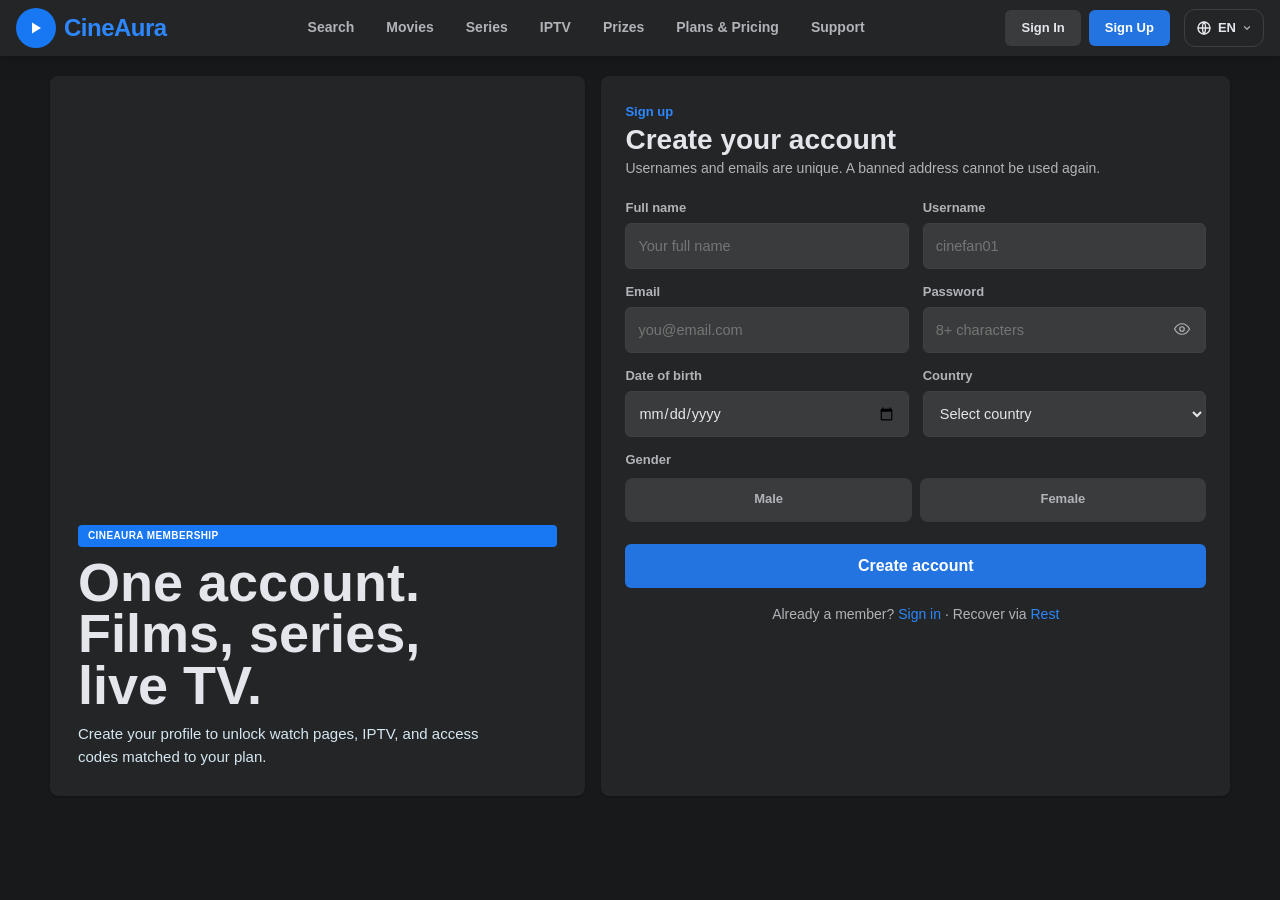
<file: register.html>
<!DOCTYPE html>
<html lang="en">
<head>
  <meta charset="UTF-8" />
  <script src="js/prefs.js"></script>
  <meta name="viewport" content="width=device-width, initial-scale=1.0, viewport-fit=cover" />
  <title data-i18n-title="nav.signup">Sign Up — CineAura</title>
  <link rel="icon" href="data:image/svg+xml,%3Csvg xmlns='http://www.w3.org/2000/svg' viewBox='0 0 64 64'%3E%3Crect width='64' height='64' rx='16' fill='%230d253f'/%3E%3Cpolygon points='26,18 48,32 26,46' fill='%2390cea1'/%3E%3C/svg%3E" />
  <link rel="preconnect" href="https://fonts.googleapis.com" />
  <link rel="preconnect" href="https://fonts.gstatic.com" crossorigin />
  <link href="https://fonts.googleapis.com/css2?family=Cormorant+Garamond:wght@500;600;700&family=Outfit:wght@300;400;500;600;700;800&display=swap" rel="stylesheet" />
  <link rel="stylesheet" href="css/style.css" />
  <link rel="stylesheet" href="css/pages.css" />
  <link rel="stylesheet" href="css/facebook.css" />
  <link rel="stylesheet" href="css/mobile.css" />
</head>
<body class="page-inner">
  <div class="bg-orbs" aria-hidden="true">
    <div class="orb orb-cyan"></div>
    <div class="orb orb-green"></div>
  </div>
  <div class="grain" aria-hidden="true"></div>

  <div class="site-wrap">
    <header class="header scrolled" id="site-header">
      <div class="header-inner">
        <a class="logo" href="./">
          <span class="logo-mark" aria-hidden="true">
            <svg width="14" height="14" viewBox="0 0 16 16" fill="none"><path d="M4 2.5L13 8L4 13.5V2.5Z" fill="#90cea1"/></svg>
          </span>
          <span class="logo-word">Cine<span>Aura</span></span>
        </a>
        <nav class="nav" aria-label="Primary">
          <a href="./#search" data-i18n="nav.search">Search</a>
          <a href="./#movies" data-i18n="nav.movies">Movies</a>
          <a href="./#series" data-i18n="nav.series">Series</a>
          <a href="./#iptv" data-i18n="nav.iptv">IPTV</a>
          <a href="./Prize.html" data-i18n="nav.prizes">Prizes</a>
          <a href="./#plans" data-i18n="nav.plans">Plans & Pricing</a>
          <a href="./#support" data-i18n="nav.support">Support</a>
        </nav>
        <div class="auth auth-guest" id="auth-guest">
          <a class="btn btn-sm btn-ghost" href="./login.html" data-i18n="nav.signin">Sign In</a>
          <a class="btn btn-sm btn-primary" href="./register.html" data-i18n="nav.signup">Sign Up</a>
        </div>
        <div class="auth auth-user" id="auth-user">
          <div class="header-bell-wrap">
            <button class="header-bell-btn" id="header-bell-btn" type="button" aria-label="Notifications" data-i18n-aria="prof.notif">
              <svg width="20" height="20" viewBox="0 0 24 24" fill="none" stroke="currentColor" stroke-width="2" stroke-linecap="round" stroke-linejoin="round"><path d="M18 8A6 6 0 0 0 6 8c0 7-3 9-3 9h18s-3-2-3-9"/><path d="M13.73 21a2 2 0 0 1-3.46 0"/></svg>
              <span class="header-bell-dot" id="header-bell-dot" hidden></span>
            </button>
            <div class="glass header-bell-panel" id="header-bell-panel" hidden></div>
          </div>
          <a class="btn btn-sm btn-primary" href="./dashboard.html" data-i18n="nav.dashboard">Dashboard</a>
          <button class="btn btn-sm btn-danger" id="logout-btn" type="button" data-i18n="nav.logout">Log Out</button>
        </div>
        <button class="hamburger" id="hamburger" type="button" data-i18n-aria="nav.openMenu" aria-label="Open menu">
          <span></span><span></span><span></span>
        </button>
      </div>
    </header>

    <div class="mobile-menu" id="mobile-menu">
      <a href="./#search" data-i18n="nav.search">Search</a>
      <a href="./#movies" data-i18n="nav.movies">Movies</a>
      <a href="./#series" data-i18n="nav.series">Series</a>
      <a href="./#iptv" data-i18n="nav.iptv">IPTV</a>
      <a href="./Prize.html" data-i18n="nav.prizes">Prizes</a>
      <a href="./#plans" data-i18n="nav.plans">Plans & Pricing</a>
      <a href="./#support" data-i18n="nav.supportFull">Support & Contact</a>
      <div class="mobile-auth-guest">
        <a href="./login.html" data-i18n="nav.signin">Sign In</a>
        <a href="./register.html" data-i18n="nav.signup">Sign Up</a>
      </div>
      <div class="mobile-auth-user">
        <a href="./dashboard.html" data-i18n="nav.dashboard">Dashboard</a>
        <button type="button" data-logout data-i18n="nav.logout">Log Out</button>
      </div>
    </div>

    <main class="page-main">
      <section class="auth-shell">
        <aside class="glass auth-visual" id="auth-visual">
          <span class="media-badge" data-i18n="reg.badge">CineAura membership</span>
          <h2 data-i18n="reg.one">One account. Films, series, live TV.</h2>
          <p data-i18n="reg.lead">Create your profile to unlock watch pages, IPTV, and access codes matched to your plan.</p>
        </aside>

        <form class="glass auth-card" id="register-form" novalidate>
          <span class="eyebrow" data-i18n="reg.signup">Sign up</span>
          <h1 data-i18n="reg.title">Create your account</h1>
          <p class="lead" data-i18n="reg.unique">Usernames and emails are unique. A banned address cannot be used again.</p>
          <div class="form-alert" id="form-alert"></div>
          <div class="auth-grid">
            <label>
              <span data-i18n="home.form.name">Full name</span>
              <input type="text" name="full_name" autocomplete="name" required placeholder="Your full name" />
            </label>
            <label>
              <span data-i18n="reg.username">Username</span>
              <input type="text" name="username" autocomplete="username" required minlength="3" maxlength="24" placeholder="cinefan01" />
            </label>
            <label>
              <span data-i18n="home.form.email">Email</span>
              <input type="email" name="email" autocomplete="email" required placeholder="you@email.com" />
            </label>
            <label>
              <span data-i18n="auth.password">Password</span>
              <span class="password-wrap">
                <input type="password" name="password" autocomplete="new-password" required minlength="8" placeholder="8+ characters" />
                <button type="button" id="toggle-password" data-i18n-aria="auth.showPass" aria-label="Show password">
                  <svg width="18" height="18" viewBox="0 0 24 24" fill="none"><path d="M2 12s4-7 10-7 10 7 10 7-4 7-10 7S2 12 2 12Z" stroke="currentColor" stroke-width="1.6"/><circle cx="12" cy="12" r="3" stroke="currentColor" stroke-width="1.6"/></svg>
                </button>
              </span>
            </label>
            <label>
              <span data-i18n="reg.dob">Date of birth</span>
              <input type="date" name="birth_date" required />
            </label>
            <label>
              <span data-i18n="reg.country">Country</span>
              <select name="country" id="country" required></select>
            </label>
            <fieldset class="auth-full gender-field">
              <legend data-i18n="reg.gender">Gender</legend>
              <div class="gender-pick">
                <label class="gender-option">
                  <input type="radio" name="gender" value="male" required />
                  <span data-i18n="reg.male">Male</span>
                </label>
                <label class="gender-option">
                  <input type="radio" name="gender" value="female" required />
                  <span data-i18n="reg.female">Female</span>
                </label>
              </div>
            </fieldset>
            <div class="auth-full">
              <button class="btn btn-lg btn-primary auth-submit" type="submit" id="submit-btn" data-i18n="reg.create">Create account</button>
            </div>
          </div>
          <p class="auth-switch"><span data-i18n="reg.already">Already a member?</span> <a href="./login.html">Sign in</a> · <span data-i18n="reg.recover">Recover via</span> <a href="./Rest.html">Rest</a></p>
        </form>

        <section class="glass auth-card success-card" id="success-card" hidden>
          <span class="eyebrow" data-i18n="reg.in">You're in</span>
          <h1 data-i18n="reg.ok">Registration successful</h1>
          <p class="lead">Your CineAura account is ready. Download your details and store the recovery code — it is the only way to request a new password from the Rest page.</p>
          <div class="success-meta" id="success-meta"></div>
          <div class="recovery-box">
            <span>Recovery code · 16 characters</span>
            <strong id="recovery-display"></strong>
            <button class="btn btn-sm btn-ghost" id="copy-recovery" type="button" data-i18n="reg.copy">Copy code</button>
          </div>
          <div class="success-actions">
            <button class="btn btn-lg btn-primary" id="download-txt" type="button" data-i18n="reg.download">Download details (.txt)</button>
            <a class="btn btn-lg btn-ghost" href="./activate.html" data-i18n="reg.activate">Activate account</a>
          </div>
        </section>
      </section>
    </main>
  </div>

  <div class="toast" id="toast" role="status"></div>
  <script src="js/i18n.js"></script>
  <script src="js/lang.js"></script>
  <script src="js/common.js"></script>
  <script src="js/register.js"></script>
</body>
</html>
</file>
<file: css/style.css>
:root {
  --navy: #0d253f;
  --navy-deep: #032541;
  --ink: #070f18;
  --cyan: #01b4e4;
  --cyan-2: #4fd2ff;
  --green: #90cea1;
  --text: #f4fbff;
  --muted: #9bb0c2;
  --line: rgba(145, 196, 220, 0.16);
  --header-offset: 18px;
  --header-h: 86px;
  --sans: "Outfit", "Segoe UI", sans-serif;
  --serif: "Cormorant Garamond", Georgia, serif;
  --shadow: 0 24px 80px rgba(0, 0, 0, 0.42);
  --surface: rgba(9, 22, 36, 0.52);
  --header-bg: rgba(7, 18, 30, 0.42);
  --header-bg-scrolled: rgba(7, 18, 30, 0.82);
  --input-bg: rgba(4, 14, 24, 0.55);
  --mobile-bg: rgba(7, 18, 30, 0.92);
  --card-bg: rgba(4, 14, 24, 0.4);
  --orbs-base: linear-gradient(180deg, #08131e 0%, #070f18 46%, #0a1826 100%);
}

*,
*::before,
*::after {
  box-sizing: border-box;
  margin: 0;
  padding: 0;
}

html {
  scroll-behavior: smooth;
}

html,
body {
  min-height: 100%;
}

body {
  font-family: var(--sans);
  color: var(--text);
  background: var(--ink);
  overflow-x: hidden;
  line-height: 1.55;
  letter-spacing: 0.01em;
}

body.menu-open {
  overflow: hidden;
}

img {
  max-width: 100%;
  display: block;
}

a {
  color: inherit;
  text-decoration: none;
}

button,
input,
textarea {
  font-family: inherit;
}

button {
  cursor: pointer;
  border: none;
  background: none;
  color: inherit;
}

ul {
  list-style: none;
}

::selection {
  background: rgba(1, 180, 228, 0.32);
  color: #fff;
}

.bg-orbs {
  position: fixed;
  inset: 0;
  z-index: 0;
  pointer-events: none;
  background:
    radial-gradient(1100px 620px at 8% -8%, rgba(1, 180, 228, 0.16), transparent 58%),
    radial-gradient(900px 520px at 100% 0%, rgba(144, 206, 161, 0.1), transparent 52%),
    radial-gradient(700px 480px at 70% 100%, rgba(1, 180, 228, 0.07), transparent 55%),
    var(--orbs-base);
}

.orb {
  position: absolute;
  border-radius: 50%;
  filter: blur(80px);
  opacity: 0.32;
  animation: float 22s ease-in-out infinite;
}

.orb-cyan {
  width: 460px;
  height: 460px;
  background: #01b4e4;
  top: 8%;
  left: -160px;
}

.orb-green {
  width: 380px;
  height: 380px;
  background: #90cea1;
  right: -140px;
  top: 46%;
  animation-delay: -9s;
}

.orb-mid {
  width: 240px;
  height: 240px;
  background: #01b4e4;
  left: 42%;
  bottom: -90px;
  opacity: 0.18;
  animation-delay: -14s;
}

.grain {
  position: fixed;
  inset: 0;
  z-index: 1;
  pointer-events: none;
  opacity: 0.035;
  background-image: url("data:image/svg+xml,%3Csvg viewBox='0 0 200 200' xmlns='http://www.w3.org/2000/svg'%3E%3Cfilter id='n'%3E%3CfeTurbulence type='fractalNoise' baseFrequency='.8' numOctaves='4' stitchTiles='stitch'/%3E%3C/filter%3E%3Crect width='100%25' height='100%25' filter='url(%23n)'/%3E%3C/svg%3E");
}

.site-wrap {
  position: relative;
  z-index: 2;
}

.glass {
  background: var(--surface);
  backdrop-filter: blur(22px) saturate(150%);
  -webkit-backdrop-filter: blur(22px) saturate(150%);
  border: 1px solid var(--line);
  box-shadow: var(--shadow), inset 0 1px 0 rgba(255, 255, 255, 0.08);
}

.container {
  width: min(1220px, calc(100% - 40px));
  margin-inline: auto;
}

.section {
  padding: 88px 0;
}

.section-head {
  display: flex;
  justify-content: space-between;
  align-items: flex-end;
  gap: 24px;
  margin-bottom: 32px;
}

.kicker {
  display: flex;
  align-items: center;
  gap: 10px;
  margin-bottom: 10px;
}

.kicker-num {
  font-size: 11px;
  font-weight: 700;
  letter-spacing: 0.22em;
  color: var(--cyan);
}

.eyebrow {
  display: inline-flex;
  align-items: center;
  gap: 8px;
  color: var(--cyan);
  letter-spacing: 0.2em;
  font-size: 11px;
  font-weight: 650;
  text-transform: uppercase;
}

.section-head h2 {
  font-size: clamp(30px, 4vw, 46px);
  font-weight: 650;
  letter-spacing: -0.04em;
  line-height: 1.05;
}

.section-head p {
  color: var(--muted);
  max-width: 380px;
  font-size: 14.5px;
}

.header {
  position: fixed;
  top: var(--header-offset);
  left: 0;
  right: 0;
  z-index: 50;
  background: transparent;
}

.header-inner {
  width: min(1280px, calc(100% - 28px));
  margin: 0 auto;
  min-height: 64px;
  display: flex;
  align-items: center;
  gap: 14px;
  padding: 8px 10px 8px 16px;
  border-radius: 18px;
  background: var(--header-bg);
  backdrop-filter: blur(22px) saturate(160%);
  -webkit-backdrop-filter: blur(22px) saturate(160%);
  border: 1px solid var(--line);
  box-shadow: 0 10px 40px rgba(0, 0, 0, 0.18), inset 0 1px 0 rgba(255, 255, 255, 0.08);
  transition: 0.3s ease;
}

.header.scrolled .header-inner {
  background: var(--header-bg-scrolled);
  box-shadow: 0 16px 50px rgba(0, 0, 0, 0.35);
}

.logo {
  display: flex;
  align-items: center;
  gap: 10px;
  flex-shrink: 0;
}

.logo-mark {
  width: 34px;
  height: 34px;
  border-radius: 10px;
  display: grid;
  place-items: center;
  background: linear-gradient(160deg, rgba(1, 180, 228, 0.28), rgba(144, 206, 161, 0.12));
  border: 1px solid rgba(1, 180, 228, 0.35);
}

.logo-word {
  font-weight: 750;
  font-size: 18px;
  letter-spacing: -0.04em;
}

.logo-word span {
  background: linear-gradient(90deg, var(--cyan), var(--green));
  -webkit-background-clip: text;
  background-clip: text;
  color: transparent;
}

.nav {
  display: flex;
  align-items: center;
  gap: 2px;
  margin-left: 8px;
  flex: 1;
}

.nav a {
  padding: 8px 11px;
  font-size: 13px;
  font-weight: 500;
  color: var(--muted);
  border-radius: 10px;
  transition: 0.2s;
  white-space: nowrap;
}

.nav a:hover {
  color: var(--text);
  background: rgba(255, 255, 255, 0.05);
}

.auth {
  display: flex;
  align-items: center;
  gap: 8px;
  margin-left: auto;
}

.auth-user,
#auth-user,
.mobile-auth-user,
.link-dashboard {
  display: none !important;
}

body.is-logged-in .auth-guest,
body.is-logged-in #auth-guest,
body.is-logged-in .mobile-auth-guest,
body.is-logged-in .link-guest {
  display: none !important;
}

body.is-logged-in .auth-user,
body.is-logged-in #auth-user {
  display: flex !important;
}

body.is-logged-in .mobile-auth-user {
  display: grid !important;
}

body.is-logged-in .link-dashboard {
  display: block !important;
}

.btn {
  display: inline-flex;
  align-items: center;
  justify-content: center;
  gap: 8px;
  border-radius: 12px;
  font-weight: 650;
  transition: transform 0.2s, box-shadow 0.2s, background 0.2s, border-color 0.2s;
  white-space: nowrap;
}

.btn:hover {
  transform: translateY(-1px);
}

.btn-sm {
  height: 38px;
  padding: 0 14px;
  font-size: 13px;
}

.btn-lg {
  height: 50px;
  padding: 0 20px;
  font-size: 14.5px;
}

.btn-ghost {
  border: 1px solid rgba(255, 255, 255, 0.12);
  background: rgba(255, 255, 255, 0.04);
}

.btn-ghost:hover {
  border-color: rgba(1, 180, 228, 0.5);
  background: rgba(1, 180, 228, 0.08);
}

.btn-primary {
  background: linear-gradient(90deg, #01b4e4 0%, #2ec7ea 48%, #90cea1 160%);
  color: #032541;
  box-shadow: 0 8px 24px rgba(1, 180, 228, 0.22);
}

.btn-primary:hover {
  box-shadow: 0 12px 30px rgba(1, 180, 228, 0.34);
}

.btn-danger {
  border: 1px solid rgba(255, 120, 120, 0.28);
  background: rgba(255, 80, 80, 0.08);
}

.hamburger {
  display: none;
  width: 40px;
  height: 40px;
  border-radius: 11px;
  border: 1px solid var(--line);
  align-items: center;
  justify-content: center;
  flex-direction: column;
  gap: 5px;
}

.hamburger span {
  width: 16px;
  height: 1.5px;
  background: var(--text);
  display: block;
}

.mobile-menu {
  position: fixed;
  inset: 92px 14px auto;
  z-index: 49;
  display: none;
  flex-direction: column;
  gap: 8px;
  padding: 16px;
  border-radius: 20px;
  background: var(--mobile-bg);
  backdrop-filter: blur(24px);
  border: 1px solid var(--line);
}

.mobile-menu.open {
  display: flex;
}

.mobile-menu a,
.mobile-menu button {
  width: 100%;
  text-align: left;
  padding: 12px 14px;
  border-radius: 12px;
  background: rgba(255, 255, 255, 0.03);
  border: 1px solid transparent;
  font-size: 15px;
}

.mobile-auth-guest,
.mobile-auth-user {
  display: grid;
  gap: 8px;
  margin-top: 8px;
}

.hero {
  position: relative;
  min-height: 100vh;
  min-height: 100dvh;
  display: grid;
}

.hero-slide {
  position: absolute;
  inset: 0;
  opacity: 0;
  pointer-events: none;
  transition: opacity 1s ease;
}

.hero-slide.active {
  opacity: 1;
  pointer-events: auto;
}

.hero-bg {
  position: absolute;
  inset: 0;
  background: #032541 center/cover no-repeat;
  transform: scale(1.08);
  animation: kenburns 22s ease-in-out infinite alternate;
  filter: saturate(1.05) contrast(1.05);
}

.hero-overlay {
  position: absolute;
  inset: 0;
  background:
    linear-gradient(90deg, rgba(7, 15, 24, 0.88) 0%, rgba(7, 15, 24, 0.55) 42%, rgba(7, 15, 24, 0.18) 70%, rgba(7, 15, 24, 0.5) 100%),
    linear-gradient(180deg, rgba(7, 15, 24, 0.28) 0%, rgba(7, 15, 24, 0.08) 36%, rgba(7, 15, 24, 0.92) 100%);
}

.hero-content {
  position: relative;
  z-index: 3;
  width: min(1220px, calc(100% - 40px));
  margin: auto 0 0;
  padding: 130px 0 150px;
  display: grid;
  grid-template-columns: minmax(0, 1fr) 210px;
  gap: 40px;
  align-items: end;
}

.hero-copy h1 {
  font-family: var(--serif);
  font-size: clamp(44px, 7vw, 84px);
  font-weight: 600;
  line-height: 0.92;
  letter-spacing: -0.03em;
  margin: 12px 0 18px;
  text-wrap: balance;
}

.media-badge {
  display: inline-flex;
  align-items: center;
  gap: 6px;
  padding: 4px 10px;
  border-radius: 6px;
  font-size: 10px;
  font-weight: 700;
  letter-spacing: 0.18em;
  text-transform: uppercase;
  background: rgba(1, 180, 228, 0.14);
  border: 1px solid rgba(1, 180, 228, 0.32);
  color: var(--cyan-2);
}

.hero-meta {
  display: flex;
  flex-wrap: wrap;
  align-items: center;
  gap: 10px 14px;
  margin-bottom: 16px;
  color: #d5e6f0;
  font-size: 13.5px;
  font-weight: 500;
}

.hero-meta span + span::before {
  content: "";
}

.score {
  display: inline-flex;
  align-items: center;
  gap: 6px;
  padding: 4px 9px;
  border-radius: 6px;
  background: linear-gradient(90deg, var(--green), var(--cyan));
  color: #032541;
  font-weight: 800;
  font-size: 12px;
}

.genres {
  color: #c5d8e4;
}

.hero-overview {
  max-width: 640px;
  color: #c9dce7;
  font-size: 16px;
  line-height: 1.65;
  margin-bottom: 24px;
  display: -webkit-box;
  -webkit-line-clamp: 3;
  -webkit-box-orient: vertical;
  overflow: hidden;
}

.hero-actions {
  display: flex;
  flex-wrap: wrap;
  gap: 10px;
}

.hero-poster {
  width: 210px;
  border-radius: 16px;
  overflow: hidden;
  border: 1px solid rgba(255, 255, 255, 0.12);
  box-shadow: 0 24px 50px rgba(0, 0, 0, 0.45);
  transform: translateY(-8px);
}

.hero-poster img {
  width: 100%;
  height: 315px;
  object-fit: cover;
}

.hero-nav {
  position: absolute;
  left: 0;
  right: 0;
  bottom: 28px;
  z-index: 4;
  width: min(1220px, calc(100% - 40px));
  margin: 0 auto;
  display: flex;
  align-items: center;
  gap: 12px;
}

.hero-arrow {
  width: 42px;
  height: 42px;
  border-radius: 12px;
  border: 1px solid rgba(255, 255, 255, 0.12);
  background: rgba(7, 18, 30, 0.45);
  backdrop-filter: blur(10px);
  display: grid;
  place-items: center;
  flex-shrink: 0;
}

.hero-arrow:hover {
  border-color: var(--cyan);
}

.hero-thumbs {
  display: flex;
  gap: 8px;
  overflow: auto;
  flex: 1;
  padding-bottom: 2px;
  scrollbar-width: none;
}

.hero-thumbs::-webkit-scrollbar {
  display: none;
}

.hero-thumbs button {
  flex: 0 0 72px;
  height: 44px;
  border-radius: 8px;
  overflow: hidden;
  border: 1px solid transparent;
  opacity: 0.55;
  position: relative;
}

.hero-thumbs button img {
  width: 100%;
  height: 100%;
  object-fit: cover;
}

.hero-thumbs button.active {
  opacity: 1;
  border-color: var(--cyan);
  box-shadow: 0 0 0 1px rgba(1, 180, 228, 0.35);
}

.hero-thumbs button.active::after {
  content: "";
  position: absolute;
  left: 0;
  right: 0;
  bottom: 0;
  height: 2px;
  background: linear-gradient(90deg, var(--cyan), var(--green));
  animation: progress 7s linear forwards;
}

.trust {
  display: grid;
  grid-template-columns: repeat(4, 1fr);
  gap: 1px;
  width: min(1220px, calc(100% - 40px));
  margin: -28px auto 0;
  position: relative;
  z-index: 5;
  overflow: hidden;
  border-radius: 16px;
  background: rgba(255, 255, 255, 0.06);
}

.trust div {
  padding: 18px 16px;
  background: rgba(8, 20, 32, 0.86);
  backdrop-filter: blur(16px);
  text-align: center;
}

.trust strong {
  display: block;
  font-size: 13px;
  letter-spacing: 0.08em;
  text-transform: uppercase;
}

.trust span {
  color: var(--muted);
  font-size: 12.5px;
}

.search-section {
  padding-top: 72px;
}

.search-box {
  padding: 32px;
  border-radius: 24px;
}

.search-box h2 {
  margin-bottom: 8px;
  font-size: 34px;
  letter-spacing: -0.04em;
}

.search-box .lead {
  color: var(--muted);
  margin-bottom: 22px;
  max-width: 640px;
}

.cse-wrap {
  border-radius: 14px;
  overflow: hidden;
  background: rgba(4, 14, 24, 0.55);
  border: 1px solid var(--line);
  padding: 10px;
}

.gsc-control-cse,
.gsc-control-cse-en {
  background: transparent !important;
  border: none !important;
  padding: 0 !important;
  font-family: var(--sans) !important;
}

.gsc-input-box {
  background: rgba(255, 255, 255, 0.03) !important;
  border: 1px solid var(--line) !important;
  border-radius: 10px !important;
  box-shadow: none !important;
}

.gsc-search-button-v2,
.gsc-search-button-v2:hover,
.gsc-search-button-v2:focus {
  background: linear-gradient(90deg, #01b4e4, #90cea1) !important;
  border: none !important;
  border-radius: 10px !important;
  padding: 8px 16px !important;
}

.gsc-search-button-v2 svg,
.gsc-search-button-v2 path {
  fill: #032541 !important;
}

.gsib_a input,
.gsc-input {
  color: #f3fbff !important;
  background: transparent !important;
}

.gs-title,
.gs-title * {
  color: var(--cyan-2) !important;
}

.gsc-results-wrapper-overlay {
  background: rgba(7, 18, 30, 0.96) !important;
  border: 1px solid var(--line) !important;
}

.gsc-webResult.gsc-result,
.gsc-webResult {
  background: rgba(1, 180, 228, 0.04) !important;
  border-color: var(--line) !important;
}

.marquee-wrap {
  overflow: hidden;
  mask-image: linear-gradient(90deg, transparent, #000 3%, #000 97%, transparent);
  -webkit-mask-image: linear-gradient(90deg, transparent, #000 3%, #000 97%, transparent);
}

.marquee {
  display: flex;
  gap: 14px;
  width: max-content;
  animation: marquee 52s linear infinite;
}

.marquee.reverse {
  animation-direction: reverse;
}

.marquee-wrap:hover .marquee {
  animation-play-state: paused;
}

.poster-card {
  width: 176px;
  flex-shrink: 0;
  border-radius: 14px;
  overflow: hidden;
  background: rgba(8, 20, 34, 0.8);
  border: 1px solid rgba(255, 255, 255, 0.06);
  transition: transform 0.28s ease, border-color 0.28s ease, box-shadow 0.28s ease;
}

.poster-card:hover {
  transform: translateY(-8px);
  border-color: rgba(1, 180, 228, 0.45);
  box-shadow: 0 18px 36px rgba(0, 0, 0, 0.35);
}

.poster-media {
  position: relative;
  overflow: hidden;
}

.poster-media img {
  width: 100%;
  height: 264px;
  object-fit: cover;
  background: #0a2238;
  transition: transform 0.6s ease;
}

.poster-card:hover .poster-media img {
  transform: scale(1.07);
}

.poster-play {
  position: absolute;
  inset: 0;
  display: grid;
  place-items: center;
  background: linear-gradient(180deg, rgba(7, 15, 24, 0.05), rgba(7, 15, 24, 0.72));
  opacity: 0;
  transition: opacity 0.25s;
}

.poster-card:hover .poster-play {
  opacity: 1;
}

.play-orb {
  width: 46px;
  height: 46px;
  border-radius: 50%;
  display: grid;
  place-items: center;
  background: linear-gradient(135deg, var(--cyan), var(--green));
  color: #032541;
  box-shadow: 0 8px 24px rgba(1, 180, 228, 0.35);
}

.poster-info {
  padding: 11px 11px 13px;
}

.poster-info h3 {
  font-size: 13.5px;
  font-weight: 650;
  line-height: 1.25;
  margin-bottom: 6px;
  display: -webkit-box;
  -webkit-line-clamp: 2;
  -webkit-box-orient: vertical;
  overflow: hidden;
  min-height: 34px;
}

.poster-sub {
  display: flex;
  justify-content: space-between;
  gap: 8px;
  color: var(--muted);
  font-size: 11.5px;
}

.rating-badge {
  position: absolute;
  top: 8px;
  right: 8px;
  z-index: 2;
  min-width: 40px;
  height: 24px;
  padding: 0 7px;
  border-radius: 6px;
  display: inline-flex;
  align-items: center;
  justify-content: center;
  gap: 3px;
  font-size: 11px;
  font-weight: 800;
  color: #032541;
  background: linear-gradient(90deg, var(--green), var(--cyan));
}

.iptv-grid {
  display: grid;
  grid-template-columns: 1fr 1fr;
  gap: 18px;
}

.iptv-card {
  padding: 32px;
  border-radius: 22px;
  min-height: 260px;
  display: flex;
  flex-direction: column;
  justify-content: space-between;
  position: relative;
  overflow: hidden;
}

.iptv-card::after {
  content: "";
  position: absolute;
  width: 280px;
  height: 280px;
  border-radius: 50%;
  right: -90px;
  top: -90px;
  opacity: 0.18;
}

.iptv-free::after {
  background: #90cea1;
}

.iptv-premium::after {
  background: #01b4e4;
}

.live-dot {
  display: inline-flex;
  align-items: center;
  gap: 8px;
  font-size: 11px;
  letter-spacing: 0.16em;
  text-transform: uppercase;
  color: var(--green);
  font-weight: 700;
}

.live-dot i {
  width: 8px;
  height: 8px;
  border-radius: 50%;
  background: #ff4d4d;
  box-shadow: 0 0 0 0 rgba(255, 77, 77, 0.7);
  animation: pulse 1.6s infinite;
}

.iptv-card h3 {
  font-size: 32px;
  letter-spacing: -0.04em;
  margin: 10px 0 8px;
}

.iptv-card p {
  color: var(--muted);
  max-width: 420px;
}

.plans-grid {
  display: grid;
  grid-template-columns: repeat(4, 1fr);
  gap: 14px;
}

.plan {
  padding: 24px 20px 20px;
  border-radius: 20px;
  position: relative;
  display: flex;
  flex-direction: column;
  overflow: hidden;
}

.plan::before {
  content: "";
  position: absolute;
  top: 0;
  left: 18%;
  right: 18%;
  height: 1px;
  background: linear-gradient(90deg, transparent, rgba(255, 255, 255, 0.5), transparent);
}

.plan.silver {
  border-color: rgba(192, 205, 218, 0.28);
}

.plan.gold {
  border-color: rgba(1, 180, 228, 0.5);
  transform: translateY(-10px);
  box-shadow: 0 22px 50px rgba(1, 180, 228, 0.14), inset 0 1px 0 rgba(255, 255, 255, 0.1);
}

.plan.diamond {
  border-color: rgba(144, 206, 161, 0.4);
}

.plan-ribbon {
  position: absolute;
  top: 14px;
  right: 14px;
  font-size: 10px;
  font-weight: 800;
  letter-spacing: 0.12em;
  text-transform: uppercase;
  padding: 5px 8px;
  border-radius: 6px;
  background: linear-gradient(90deg, var(--cyan), var(--green));
  color: #032541;
}

.plan-name {
  font-size: 12px;
  letter-spacing: 0.18em;
  text-transform: uppercase;
  color: var(--cyan);
  font-weight: 700;
}

.plan-price {
  display: flex;
  align-items: flex-end;
  gap: 4px;
  margin: 14px 0 4px;
}

.plan-price strong {
  font-size: 44px;
  letter-spacing: -0.06em;
  line-height: 0.9;
  font-weight: 650;
}

.plan-price span,
.plan-term {
  color: var(--muted);
  font-size: 13px;
}

.plan-term {
  margin-bottom: 18px;
}

.plan ul {
  display: grid;
  gap: 10px;
  margin-bottom: 22px;
  flex: 1;
}

.plan li {
  display: flex;
  gap: 8px;
  align-items: flex-start;
  font-size: 13.5px;
  color: #d5e7f1;
}

.plan .btn {
  width: 100%;
}

.contact-grid {
  display: grid;
  grid-template-columns: 1.15fr 0.85fr;
  gap: 18px;
}

.contact-card,
.form-card {
  padding: 28px;
  border-radius: 22px;
}

.form-grid {
  display: grid;
  gap: 12px;
}

.form-grid label {
  display: grid;
  gap: 6px;
  font-size: 12px;
  letter-spacing: 0.06em;
  text-transform: uppercase;
  color: var(--muted);
}

.form-grid input,
.form-grid textarea {
  width: 100%;
  border: 1px solid var(--line);
  background: var(--input-bg);
  color: var(--text);
  border-radius: 12px;
  padding: 12px 14px;
  outline: none;
  text-transform: none;
  letter-spacing: 0;
  font-size: 14.5px;
}

.form-grid input:focus,
.form-grid textarea:focus {
  border-color: var(--cyan);
  box-shadow: 0 0 0 3px rgba(1, 180, 228, 0.12);
}

.form-grid textarea {
  min-height: 130px;
  resize: vertical;
}

.socials {
  display: grid;
  gap: 12px;
  margin-top: 18px;
}

.social {
  display: flex;
  align-items: center;
  gap: 14px;
  padding: 14px;
  border-radius: 16px;
  border: 1px solid var(--line);
  background: rgba(255, 255, 255, 0.03);
}

.social:hover {
  border-color: rgba(1, 180, 228, 0.4);
}

.social-icon {
  width: 44px;
  height: 44px;
  border-radius: 12px;
  display: grid;
  place-items: center;
}

.social.whatsapp .social-icon {
  background: rgba(37, 211, 102, 0.14);
  color: #25d366;
}

.social.telegram .social-icon {
  background: rgba(1, 180, 228, 0.14);
  color: #01b4e4;
}

.social h4 {
  font-size: 15px;
}

.social p {
  color: var(--muted);
  font-size: 13px;
}

.footer {
  border-top: 1px solid var(--line);
  padding: 48px 0 24px;
  background: rgba(5, 12, 20, 0.7);
}

.footer-grid {
  display: grid;
  grid-template-columns: 1.5fr 1fr 1fr 1fr;
  gap: 28px;
  margin-bottom: 28px;
}

.footer p {
  color: var(--muted);
  font-size: 14px;
  margin-top: 12px;
  max-width: 360px;
}

.footer h4 {
  margin-bottom: 12px;
  font-size: 12px;
  letter-spacing: 0.14em;
  text-transform: uppercase;
  color: var(--green);
}

.footer a {
  display: block;
  color: var(--muted);
  font-size: 14px;
  padding: 4px 0;
}

.footer a:hover {
  color: var(--cyan-2);
}

.footer-bottom {
  display: flex;
  justify-content: space-between;
  gap: 12px;
  flex-wrap: wrap;
  border-top: 1px solid var(--line);
  padding-top: 18px;
  color: var(--muted);
  font-size: 12.5px;
}

.toast {
  position: fixed;
  right: 20px;
  bottom: 20px;
  z-index: 80;
  padding: 13px 15px;
  border-radius: 12px;
  background: rgba(8, 22, 36, 0.94);
  border: 1px solid var(--green);
  box-shadow: var(--shadow);
  transform: translateY(16px);
  opacity: 0;
  pointer-events: none;
  transition: 0.3s;
}

.toast.show {
  transform: none;
  opacity: 1;
}

.loader {
  position: absolute;
  inset: 0;
  display: grid;
  place-items: center;
  background: rgba(7, 15, 24, 0.45);
  z-index: 5;
}

.spinner {
  width: 42px;
  height: 42px;
  border-radius: 50%;
  border: 2px solid rgba(1, 180, 228, 0.18);
  border-top-color: var(--cyan);
  animation: spin 0.8s linear infinite;
}

@keyframes marquee {
  from { transform: translateX(0); }
  to { transform: translateX(-50%); }
}

@keyframes kenburns {
  from { transform: scale(1.05); }
  to { transform: scale(1.14) translate3d(-1.5%, -1%, 0); }
}

@keyframes float {
  0%, 100% { transform: translate3d(0, 0, 0); }
  50% { transform: translate3d(24px, -18px, 0); }
}

@keyframes progress {
  from { width: 0; }
  to { width: 100%; }
}

@keyframes spin {
  to { transform: rotate(360deg); }
}

@keyframes pulse {
  70% { box-shadow: 0 0 0 8px rgba(255, 77, 77, 0); }
  100% { box-shadow: 0 0 0 0 rgba(255, 77, 77, 0); }
}

::-webkit-scrollbar {
  width: 8px;
  height: 8px;
}

::-webkit-scrollbar-thumb {
  background: linear-gradient(var(--cyan), var(--green));
  border-radius: 8px;
}

::-webkit-scrollbar-track {
  background: #071018;
}

@media (max-width: 1100px) {
  .plans-grid,
  .trust {
    grid-template-columns: 1fr 1fr;
  }

  .plan.gold {
    transform: none;
  }

  .footer-grid {
    grid-template-columns: 1fr 1fr;
  }

  .hero-content {
    grid-template-columns: 1fr;
  }

  .hero-poster {
    display: none;
  }
}

@media (max-width: 900px) {
  .nav {
    display: none;
  }

  .hamburger {
    display: flex;
  }

  .iptv-grid,
  .contact-grid {
    grid-template-columns: 1fr;
  }
}

@media (max-width: 640px) {
  .section {
    padding: 64px 0;
  }

  .plans-grid,
  .footer-grid,
  .trust {
    grid-template-columns: 1fr;
  }

  .hero-content {
    padding: 110px 0 140px;
  }

  .poster-card {
    width: 150px;
  }

  .poster-media img {
    height: 226px;
  }

  .search-box,
  .form-card,
  .contact-card,
  .iptv-card {
    padding: 22px;
  }
}

@media (prefers-reduced-motion: reduce) {
  html { scroll-behavior: auto; }
  .marquee,
  .hero-bg,
  .orb,
  .hero-thumbs button.active::after,
  .live-dot i {
    animation: none !important;
  }
}

html[data-theme="day"] {
  --navy: #0d253f;
  --navy-deep: #0d253f;
  --ink: #e8f1f6;
  --text: #0d253f;
  --muted: #4a6578;
  --line: rgba(13, 37, 63, 0.12);
  --shadow: 0 18px 48px rgba(13, 37, 63, 0.1);
  --surface: rgba(255, 255, 255, 0.82);
  --header-bg: rgba(255, 255, 255, 0.72);
  --header-bg-scrolled: rgba(255, 255, 255, 0.94);
  --input-bg: rgba(255, 255, 255, 0.92);
  --mobile-bg: rgba(255, 255, 255, 0.96);
  --card-bg: rgba(255, 255, 255, 0.78);
  --orbs-base: linear-gradient(180deg, #f4f8fb 0%, #e8f1f6 48%, #dceaf3 100%);
}

html[data-theme="day"] body {
  background: #e8f1f6;
  color: var(--text);
}

html[data-theme="day"] .bg-orbs {
  background:
    radial-gradient(1100px 620px at 8% -8%, rgba(1, 180, 228, 0.16), transparent 58%),
    radial-gradient(900px 520px at 100% 0%, rgba(144, 206, 161, 0.14), transparent 52%),
    radial-gradient(700px 480px at 70% 100%, rgba(1, 180, 228, 0.08), transparent 55%),
    var(--orbs-base);
}

html[data-theme="day"] .grain {
  opacity: 0.018;
}

html[data-theme="day"] .btn-ghost {
  border-color: rgba(13, 37, 63, 0.14);
  background: rgba(13, 37, 63, 0.04);
}

html[data-theme="day"] .mobile-menu a,
html[data-theme="day"] .mobile-menu button {
  background: rgba(13, 37, 63, 0.04);
}

html[data-theme="day"] .nav a:hover {
  background: rgba(1, 180, 228, 0.08);
}

html[data-theme="day"] .hero-overlay {
  background:
    linear-gradient(90deg, rgba(13, 37, 63, 0.78) 0%, rgba(13, 37, 63, 0.42) 48%, rgba(13, 37, 63, 0.2) 100%),
    linear-gradient(180deg, rgba(13, 37, 63, 0.2) 0%, rgba(13, 37, 63, 0.72) 100%);
}

html[data-theme="day"] .hero-copy,
html[data-theme="day"] .hero-copy h1,
html[data-theme="day"] .hero-meta,
html[data-theme="day"] .hero-overview {
  color: #f4fbff;
}

html[data-theme="day"] .hero-overview {
  color: #d5e7f1;
}

html[data-theme="day"] .trust {
  background: rgba(255, 255, 255, 0.7);
}

html[data-theme="day"] .footer {
  background: rgba(255, 255, 255, 0.55);
}

html[data-theme="day"] input,
html[data-theme="day"] select,
html[data-theme="day"] textarea {
  background: var(--input-bg);
  color: var(--text);
  border-color: var(--line);
}

html[data-theme="day"] .toast {
  background: rgba(255, 255, 255, 0.95);
  color: var(--text);
}

html[lang="ar"] body,
html[lang="ar"] button,
html[lang="ar"] input,
html[lang="ar"] textarea,
html[lang="ar"] select {
  font-family: "Cairo", var(--sans);
}

html[lang="ar"] h1,
html[lang="ar"] h2,
html[lang="ar"] h3,
html[lang="ar"] .logo-word,
html[lang="ar"] .plan-name,
html[lang="ar"] .prof-head h1 {
  font-family: "Cairo", var(--sans);
}

html[dir="rtl"] .nav {
  margin-left: 0;
  margin-right: 8px;
}

html[dir="rtl"] .auth {
  margin-left: 0;
  margin-right: auto;
}

html[dir="rtl"] .mobile-menu a,
html[dir="rtl"] .mobile-menu button,
html[dir="rtl"] .prof-side nav button {
  text-align: right;
}

html[dir="rtl"] .bubble.mine {
  margin-left: 0;
  margin-right: auto;
}

/* ---------- Header Bell Notifications ---------- */
.header-bell-wrap {
  position: relative;
  display: flex;
  align-items: center;
}

.header-bell-btn {
  width: 38px;
  height: 38px;
  border-radius: 12px;
  border: 1px solid var(--line);
  background: rgba(255, 255, 255, 0.04);
  color: var(--text);
  display: grid;
  place-items: center;
  position: relative;
  transition: border-color 0.2s, background 0.2s;
}

.header-bell-btn:hover {
  border-color: rgba(1, 180, 228, 0.5);
  background: rgba(1, 180, 228, 0.08);
}

.header-bell-dot {
  position: absolute;
  top: 5px;
  right: 5px;
  width: 9px;
  height: 9px;
  border-radius: 50%;
  background: #ff4d4d;
  box-shadow: 0 0 0 2px rgba(7, 15, 24, 0.6);
  animation: pulse 2s infinite;
}

.header-bell-panel {
  position: absolute;
  right: 0;
  top: 46px;
  width: min(380px, 88vw);
  max-height: 440px;
  overflow: auto;
  z-index: 60;
  padding: 12px;
  border-radius: 16px;
}

.header-bell-panel .hnote-row {
  display: grid;
  grid-template-columns: 10px minmax(0, 1fr);
  gap: 10px;
  align-items: start;
  padding: 10px;
  margin: 0 -4px;
  border-radius: 12px;
  border-bottom: 1px solid var(--line);
  color: var(--text);
  text-decoration: none;
  cursor: pointer;
  transition: background 0.18s, border-color 0.18s;
}

.header-bell-panel .hnote-row:hover {
  background: rgba(1, 180, 228, 0.1);
  border-color: rgba(1, 180, 228, 0.35);
}

.header-bell-panel .hnote-row:last-child {
  border-bottom: 0;
}

.header-bell-panel .hnote-row strong {
  display: block;
}

/* ---------- Header avatar (profile button) ---------- */
.nav-avatar {
  flex: 0 0 auto;
  width: 38px;
  height: 38px;
  border-radius: 50%;
  overflow: hidden;
  border: 1px solid var(--line);
  background: rgba(255, 255, 255, 0.04);
  display: grid;
  place-items: center;
  transition: border-color 0.2s, box-shadow 0.2s, transform 0.2s;
}

.nav-avatar:hover {
  border-color: rgba(1, 180, 228, 0.6);
  box-shadow: 0 0 0 3px rgba(1, 180, 228, 0.14);
  transform: translateY(-1px);
}

.nav-avatar img {
  width: 100%;
  height: 100%;
  object-fit: cover;
  display: block;
}

.header-bell-panel .hnote-dot {
  width: 8px;
  height: 8px;
  border-radius: 50%;
  background: var(--cyan);
  margin-top: 5px;
}

.header-bell-panel .hnote-dot.read {
  background: var(--muted);
  opacity: 0.4;
}

/* Profile section badge (Messages / Following dots) */
.prof-side nav button .sec-badge {
  display: inline-flex;
  align-items: center;
  justify-content: center;
  min-width: 18px;
  height: 18px;
  padding: 0 5px;
  border-radius: 999px;
  background: #ff4d4d;
  color: #fff;
  font-size: 10px;
  font-weight: 700;
  margin-left: 6px;
  line-height: 1;
}

html[dir="rtl"] .prof-side nav button .sec-badge {
  margin-left: 0;
  margin-right: 6px;
}

@media (max-width: 640px) {
  .header-bell-panel {
    width: calc(100vw - 28px);
    right: -60px;
  }
}

/* ── Features list ─────────────────────────────────────────── */
.features-section {
  padding-top: 96px;
}

.feat-grid {
  display: grid;
  grid-template-columns: repeat(4, 1fr);
  gap: 14px;
}

.feat-card {
  padding: 24px 22px;
  border-radius: 20px;
  display: flex;
  flex-direction: column;
  gap: 8px;
  transition: transform 0.25s ease, border-color 0.25s ease;
}

.feat-card:hover {
  transform: translateY(-4px);
  border-color: rgba(1, 180, 228, 0.45);
}

.feat-ico {
  width: 46px;
  height: 46px;
  border-radius: 14px;
  display: grid;
  place-items: center;
  color: var(--cyan);
  background: linear-gradient(135deg, rgba(1, 180, 228, 0.16), rgba(144, 206, 161, 0.16));
  margin-bottom: 6px;
}

.feat-card h3 {
  font-size: 18px;
  letter-spacing: -0.02em;
}

.feat-card p {
  color: var(--muted);
  font-size: 14px;
  line-height: 1.6;
}

/* ── IPTV cards ────────────────────────────────────────────── */
.iptv-card > div,
.iptv-card .iptv-feats,
.iptv-card .btn {
  position: relative;
  z-index: 1;
}

.iptv-feats {
  list-style: none;
  margin: 18px 0 22px;
  padding: 0;
  display: grid;
  gap: 9px;
}

.iptv-feats li {
  display: flex;
  align-items: center;
  gap: 10px;
  font-size: 14px;
  color: var(--text, inherit);
}

.iptv-feats svg {
  flex: none;
}

.iptv-card .btn {
  align-self: flex-start;
}

.iptv-hint {
  margin-top: 16px;
  text-align: center;
  color: var(--muted);
  font-size: 13.5px;
}

body.is-logged-in .guest-only {
  display: none;
}

@media (max-width: 1000px) {
  .feat-grid {
    grid-template-columns: repeat(2, 1fr);
  }
}

@media (max-width: 640px) {
  .feat-grid {
    grid-template-columns: 1fr;
  }
}

.plans-note {
  margin-top: 18px;
  text-align: center;
  color: var(--muted);
  font-size: 13.5px;
}

/* ── Header language menu ──────────────────────────────────── */
.lang-switch {
  position: relative;
  flex: 0 0 auto;
}

.lang-btn {
  display: inline-flex;
  align-items: center;
  gap: 6px;
  height: 38px;
  padding: 0 11px;
  border-radius: 11px;
  border: 1px solid var(--line);
  background: transparent;
  color: var(--text);
  font: inherit;
  font-size: 13px;
  font-weight: 600;
  cursor: pointer;
  transition: border-color 0.2s ease, background 0.2s ease;
}

.lang-btn:hover,
.lang-btn[aria-expanded="true"] {
  border-color: var(--cyan);
  background: rgba(1, 180, 228, 0.1);
}

.lang-caret {
  opacity: 0.7;
}

.lang-menu {
  position: absolute;
  top: calc(100% + 10px);
  inset-inline-end: 0;
  z-index: 120;
  min-width: 164px;
  margin: 0;
  padding: 6px;
  list-style: none;
  border-radius: 14px;
  border: 1px solid var(--line);
  background: var(--surface, rgba(8, 22, 36, 0.98));
  box-shadow: 0 18px 44px rgba(0, 0, 0, 0.45);
}

.lang-menu[hidden] {
  display: none;
}

.lang-menu button {
  display: block;
  width: 100%;
  padding: 9px 12px;
  border: 0;
  border-radius: 9px;
  background: transparent;
  color: var(--text);
  font: inherit;
  font-size: 14px;
  text-align: start;
  cursor: pointer;
}

.lang-menu button:hover {
  background: rgba(1, 180, 228, 0.12);
}

.lang-menu button[aria-selected="true"] {
  color: var(--cyan-2);
  font-weight: 700;
  background: rgba(1, 180, 228, 0.1);
}

@media (max-width: 900px) {
  .lang-btn {
    height: 36px;
    padding: 0 9px;
    gap: 5px;
  }

  .lang-caret {
    display: none;
  }
}

/* ════════════════════════════════════════════════════════════════════
   Points box — how a member earns and spends points (shared by the prize
   dialog, the prize page and the dashboard; rendered by CineAura.pointsHtml)
   ════════════════════════════════════════════════════════════════════ */
.pt-box {
  border: 1px solid var(--line);
  border-radius: 16px;
  background: var(--input-bg);
  padding: 14px;
  margin-top: 16px;
}
.pt-head {
  display: flex;
  align-items: center;
  justify-content: space-between;
  gap: 12px;
  padding-bottom: 10px;
  border-bottom: 1px solid var(--line);
  color: var(--muted);
  font-size: 13px;
  font-weight: 650;
  letter-spacing: .08em;
  text-transform: uppercase;
}
.pt-total {
  font-size: 26px;
  color: var(--cyan);
  font-variant-numeric: tabular-nums;
  letter-spacing: 0;
}
.pt-list { list-style: none; margin: 0; padding: 0; display: grid; gap: 6px; }
.pt-row {
  display: grid;
  grid-template-columns: 1fr auto auto;
  align-items: center;
  gap: 10px;
  padding: 7px 0;
  border-bottom: 1px dashed var(--line);
}
.pt-row:last-child { border-bottom: 0; }
.pt-src { display: flex; flex-direction: column; gap: 2px; min-width: 0; }
.pt-src b { font-size: 14px; font-weight: 650; }
.pt-src small { color: var(--muted); font-size: 12px; }
.pt-count {
  color: var(--muted);
  font-size: 13.5px;
  font-variant-numeric: tabular-nums;
  min-width: 42px;
  text-align: end;
}
.pt-pts {
  font-weight: 700;
  font-size: 14px;
  color: var(--cyan);
  font-variant-numeric: tabular-nums;
  min-width: 44px;
  text-align: end;
}
.pt-foot {
  display: flex;
  flex-wrap: wrap;
  gap: 6px 18px;
  margin-top: 10px;
  padding-top: 10px;
  border-top: 1px solid var(--line);
  color: var(--muted);
  font-size: 13px;
}
.pt-foot b { color: var(--text); font-variant-numeric: tabular-nums; }

@media (max-width: 480px) {
  .pt-src small { font-size: 11.5px; }
  .pt-count, .pt-pts { min-width: 34px; }
}
</file>
<file: css/prize.css>
/* Prizes page + home strip */
.pz-wrap { width: min(1180px, calc(100% - 32px)); margin: 0 auto; }
.pz-page-head { margin: 8px 0 28px; }
.pz-page-head h1 { font-size: clamp(30px, 5vw, 44px); margin: 6px 0; }
.pz-section { margin-bottom: 40px; }
.pz-catalog { margin-bottom: 40px; }
.pz-catalog-lead { margin: 0 0 14px; }
.pz-head { display: flex; align-items: center; justify-content: space-between; gap: 12px; margin-bottom: 14px; }
.pz-head h2 { font-size: 24px; }
.pz-back { display: inline-block; margin: 0 0 14px; color: var(--cyan); font-weight: 600; }
.pz-wrap .empty { color: var(--muted); padding: 18px 0; }

/* Cards */
.pz-grid { display: grid; grid-template-columns: repeat(auto-fill, minmax(230px, 1fr)); gap: 16px; }
#home-prizes .pz-grid, #home-top-prizes .pz-grid { grid-template-columns: repeat(auto-fill, minmax(260px, 1fr)); }
.pz-card { display: flex; flex-direction: column; overflow: hidden; border-radius: 18px; transition: transform .2s ease, border-color .2s ease; color: inherit; }
.pz-card:hover { transform: translateY(-3px); border-color: var(--cyan); }
.pz-card-img { position: relative; display: block; aspect-ratio: 16 / 10; background: var(--sub-bg, rgba(255,255,255,.04)); }
.pz-card-img img { width: 100%; height: 100%; object-fit: cover; display: block; }
.pz-card-body { display: flex; flex-direction: column; gap: 6px; padding: 14px; }
.pz-card-body strong { font-size: 16px; line-height: 1.3; }
.pz-card-group { color: var(--cyan); font-weight: 600; font-size: 12px; }
.pz-card-meta { display: flex; flex-wrap: wrap; justify-content: space-between; gap: 6px 12px; color: var(--muted); font-size: 12.5px; }
.pz-badge { position: absolute; top: 10px; inset-inline-start: 10px; padding: 3px 10px; border-radius: 999px; font-size: 12px; font-weight: 700; background: rgba(0,0,0,.65); color: #fff; }
.pz-badge.soon { background: var(--cyan); color: #04202c; }

/* Categories */
.pz-groups { display: grid; grid-template-columns: repeat(auto-fill, minmax(240px, 1fr)); gap: 14px; }
.pz-group { display: flex; align-items: center; gap: 14px; padding: 12px; border-radius: 16px; color: inherit; transition: border-color .2s ease; }
.pz-group:hover { border-color: var(--cyan); }
.pz-group img { width: 64px; height: 64px; border-radius: 12px; object-fit: cover; flex: none; }
.pz-group span { display: flex; flex-direction: column; gap: 2px; min-width: 0; }
.pz-group small { color: var(--muted); }
.pz-group-hero { display: flex; align-items: center; gap: 18px; padding: 18px; border-radius: 20px; margin-bottom: 22px; }
.pz-group-hero img { width: 96px; height: 96px; border-radius: 16px; object-fit: cover; flex: none; }
.pz-group-hero h1 { font-size: 30px; margin: 4px 0; }

/* Prize detail */
.pz-detail { max-width: 860px; margin: 0 auto; padding: clamp(16px, 3vw, 28px); border-radius: 24px; }
.pz-detail h1 { font-size: clamp(26px, 4vw, 36px); margin-bottom: 16px; }
.pz-detail h2 { font-size: 20px; margin: 26px 0 10px; }
.pz-desc { color: var(--muted); line-height: 1.8; overflow-wrap: anywhere; }
.pz-detail-modes { margin-top: 28px; }
.pz-detail-modes > h2 { margin-top: 0; }
.pz-detail .pt-box { margin-top: 18px; }
.pz-success-note { color: var(--green, #90cea1); }

.pz-carousel { position: relative; border-radius: 18px; overflow: hidden; background: #040b12; border: 1px solid var(--line); }
.pz-track { display: flex; overflow-x: auto; scroll-snap-type: x mandatory; scrollbar-width: none; -webkit-overflow-scrolling: touch; outline: none; }
.pz-track::-webkit-scrollbar { display: none; }
.pz-slide { flex: 0 0 100%; scroll-snap-align: center; margin: 0; aspect-ratio: 16 / 9; }
.pz-slide img { width: 100%; height: 100%; object-fit: contain; display: block; }
.pz-arrow { position: absolute; top: 50%; transform: translateY(-50%); width: 40px; height: 40px; border-radius: 50%; display: grid; place-items: center; background: rgba(0,0,0,.55); color: #fff; border: 1px solid rgba(255,255,255,.2); cursor: pointer; }
.pz-arrow:hover { background: var(--cyan); color: #04202c; }
.pz-prev { inset-inline-start: 10px; }
.pz-next { inset-inline-end: 10px; }
html[dir="rtl"] .pz-arrow svg { transform: scaleX(-1); }
.pz-dots { position: absolute; bottom: 10px; inset-inline: 0; display: flex; justify-content: center; gap: 6px; }
.pz-dots button { width: 9px; height: 9px; padding: 0; border-radius: 50%; border: 0; background: rgba(255,255,255,.45); cursor: pointer; }
.pz-dots button.on { background: var(--cyan); width: 22px; border-radius: 6px; }

.pz-video { position: relative; aspect-ratio: 16 / 9; margin-top: 16px; border-radius: 18px; overflow: hidden; background: #000; border: 1px solid var(--line); }
.pz-video iframe, .pz-video video { position: absolute; inset: 0; width: 100%; height: 100%; border: 0; }

.pz-dates { display: grid; grid-template-columns: 1fr 1fr; gap: 10px; margin-top: 18px; }
.pz-dates div { padding: 12px 14px; border-radius: 14px; border: 1px solid var(--line); background: var(--sub-bg, rgba(255,255,255,.04)); }
.pz-dates span { display: block; color: var(--muted); font-size: 13px; }
.pz-dates b { font-size: 16px; }

.pz-terms { list-style: none; padding: 0; margin: 0; display: grid; gap: 8px; }
.pz-terms li { display: flex; gap: 10px; align-items: flex-start; padding: 10px 12px; border-radius: 12px; border: 1px solid var(--line); }
.pz-terms i { font-style: normal; font-weight: 700; width: 18px; flex: none; text-align: center; color: var(--muted); }
.pz-terms li.ok i { color: #4cd08a; }
.pz-terms li.no i { color: #ff6b6b; }

.pz-action { margin-top: 26px; display: grid; gap: 18px; justify-items: stretch; }
.pz-sub { width: 100%; justify-content: center; }
.pz-sub.is-locked { opacity: .5; cursor: not-allowed; filter: grayscale(.4); }
.pz-sub.is-done { opacity: 1; background: #1f9d63; border-color: #1f9d63; color: #fff; }
.pz-count { text-align: center; }
.pz-count-label { display: block; color: var(--muted); margin-bottom: 8px; font-size: 14px; }
.pz-count-grid { display: grid; grid-template-columns: repeat(4, 1fr); gap: 8px; max-width: 420px; margin: 0 auto; }
.pz-count-grid div { padding: 10px 4px; border-radius: 14px; border: 1px solid var(--line); background: var(--sub-bg, rgba(255,255,255,.04)); }
.pz-count-grid b { display: block; font-size: 26px; font-variant-numeric: tabular-nums; }
.pz-count-grid span { font-size: 12px; color: var(--muted); }
.pz-ended { text-align: center; color: var(--muted); font-weight: 600; }
.pz-progress-top { display: flex; justify-content: space-between; gap: 10px; margin-bottom: 6px; color: var(--muted); font-size: 14px; }
.pz-progress-top b { color: var(--text); }
.pz-bar { height: 10px; border-radius: 999px; background: var(--sub-bg, rgba(255,255,255,.08)); overflow: hidden; }
.pz-bar i { display: block; height: 100%; background: linear-gradient(90deg, var(--cyan), var(--green, #90cea1)); transition: width .4s ease; }

@media (max-width: 600px) {
  .pz-grid, #home-prizes .pz-grid, #home-top-prizes .pz-grid { grid-template-columns: repeat(2, minmax(0, 1fr)); gap: 10px; }
  .pz-card-body { padding: 10px; }
  .pz-card-body strong { font-size: 14px; }
  .pz-group-hero { flex-direction: column; text-align: center; }
  .pz-count-grid b { font-size: 22px; }
}
@media (max-width: 380px) {
  .pz-grid, #home-prizes .pz-grid, #home-top-prizes .pz-grid { grid-template-columns: 1fr; }
}

/* ════════════════════════════════════════════════════════════════════
   Prize center on the home page: search bar, filters, cards and dialog
   ════════════════════════════════════════════════════════════════════ */
#pz-center { padding: clamp(14px, 2.4vw, 22px); border-radius: 24px; }

/* Toolbar */
.pz-toolbar {
  display: grid;
  grid-template-columns: repeat(auto-fit, minmax(150px, 1fr));
  gap: 10px;
  align-items: end;
}
.pz-field { display: flex; flex-direction: column; gap: 5px; min-width: 0; }
.pz-field[hidden] { display: none; }
.pz-field-search { grid-column: span 2; }
.pz-field-label {
  color: var(--muted);
  font-size: 11px;
  font-weight: 650;
  letter-spacing: 0.1em;
  text-transform: uppercase;
}
.pz-toolbar input,
.pz-toolbar select {
  width: 100%;
  min-height: 42px;
  padding: 9px 12px;
  border-radius: 12px;
  border: 1px solid var(--line);
  background: var(--input-bg);
  color: var(--text);
  font: inherit;
  font-size: 14px;
  outline: none;
}
.pz-toolbar input:focus,
.pz-toolbar select:focus {
  border-color: var(--cyan);
  box-shadow: 0 0 0 3px rgba(1, 180, 228, 0.14);
}
.pz-toolbar input[type="date"] { color-scheme: dark; }
html[data-theme="day"] .pz-toolbar input[type="date"] { color-scheme: light; }
.pz-field-reset { justify-content: flex-end; }
.pz-field-reset .btn { width: 100%; }

.pz-toolbar-meta {
  display: flex;
  flex-wrap: wrap;
  align-items: center;
  justify-content: space-between;
  gap: 10px;
  margin: 14px 0 4px;
  color: var(--muted);
  font-size: 13.5px;
}
.pz-legend { display: flex; flex-wrap: wrap; gap: 12px; }
.pz-legend-item { display: inline-flex; align-items: center; gap: 6px; }

/* Mode chips */
.pz-chips { display: flex; flex-wrap: wrap; gap: 6px; }
.pz-chip {
  display: inline-flex;
  align-items: center;
  gap: 5px;
  padding: 3px 9px;
  border-radius: 999px;
  font-size: 11.5px;
  font-weight: 700;
  font-style: normal;
  letter-spacing: 0.02em;
  border: 1px solid transparent;
  white-space: nowrap;
}
.pz-chip.gift { background: rgba(1, 180, 228, 0.14); color: #4fd2f5; border-color: rgba(1, 180, 228, 0.32); }
.pz-chip.challenge { background: rgba(255, 176, 32, 0.14); color: #ffcd70; border-color: rgba(255, 176, 32, 0.34); }
.pz-chip.lottery { background: rgba(144, 206, 161, 0.14); color: #a6e3bb; border-color: rgba(144, 206, 161, 0.34); }

/* Card as a button */
.pz-card-btn {
  width: 100%;
  padding: 0;
  border: 1px solid var(--line);
  font: inherit;
  color: inherit;
  text-align: start;
  cursor: pointer;
}
.pz-card-btn:focus-visible { outline: 2px solid var(--cyan); outline-offset: 2px; }
.pz-card-points {
  display: inline-flex;
  align-items: center;
  gap: 6px;
  color: var(--cyan);
  font-size: 13px;
  font-weight: 700;
}

/* Dialog */
body.pz-modal-open { overflow: hidden; }
.pz-modal-overlay {
  position: fixed;
  inset: 0;
  z-index: 90;
  display: grid;
  place-items: center;
  padding: 20px;
  background: rgba(3, 9, 15, 0.68);
  backdrop-filter: blur(4px);
  -webkit-backdrop-filter: blur(4px);
  overflow-y: auto;
}
.pz-modal-card {
  width: min(760px, 100%);
  max-height: min(88vh, 900px);
  overflow-y: auto;
  padding: clamp(16px, 3vw, 26px);
  border-radius: 24px;
}
.pz-modal-head { display: flex; align-items: flex-start; justify-content: space-between; gap: 14px; }
.pz-modal-head h2 { font-size: clamp(22px, 3.4vw, 30px); margin: 4px 0 0; line-height: 1.2; }
.pz-modal-x {
  flex: none;
  width: 36px;
  height: 36px;
  border-radius: 50%;
  border: 1px solid var(--line);
  background: var(--input-bg);
  color: var(--text);
  font-size: 15px;
  cursor: pointer;
}
.pz-modal-x:hover { border-color: var(--cyan); color: var(--cyan); }
.pz-modal-img { margin-top: 14px; border-radius: 16px; overflow: hidden; background: #040b12; border: 1px solid var(--line); aspect-ratio: 16 / 8; }
.pz-modal-img img { width: 100%; height: 100%; object-fit: cover; display: block; }
.pz-modal-desc { color: var(--muted); line-height: 1.75; margin-top: 14px; overflow-wrap: anywhere; }

/* Mode tabs */
.pz-tabs {
  display: flex;
  flex-wrap: wrap;
  gap: 8px;
  margin: 20px 0 0;
  border-bottom: 1px solid var(--line);
  padding-bottom: 10px;
}
.pz-tab {
  display: inline-flex;
  align-items: center;
  gap: 7px;
  padding: 9px 14px;
  border-radius: 12px;
  border: 1px solid var(--line);
  background: var(--input-bg);
  color: var(--muted);
  font: inherit;
  font-size: 13.5px;
  font-weight: 650;
  cursor: pointer;
  transition: border-color .18s ease, color .18s ease, background .18s ease;
}
.pz-tab small { color: inherit; opacity: .75; font-weight: 600; font-size: 11.5px; }
.pz-tab:hover { color: var(--text); border-color: var(--cyan); }
.pz-tab.on { color: #032541; background: linear-gradient(90deg, #01b4e4 0%, #2ec7ea 48%, #90cea1 160%); border-color: transparent; }
.pz-tab.on small { opacity: .85; }
.pz-tab-panel { padding-top: 18px; }

.pz-mode-cost {
  display: flex;
  flex-wrap: wrap;
  align-items: baseline;
  gap: 8px 12px;
  padding: 13px 15px;
  border-radius: 14px;
  border: 1px solid var(--line);
  background: var(--input-bg);
}
.pz-mode-cost span { color: var(--muted); font-size: 13px; }
.pz-mode-cost b { font-size: 20px; color: var(--cyan); font-variant-numeric: tabular-nums; }
.pz-mode-cost small { color: var(--muted); font-size: 12.5px; margin-inline-start: auto; }
.pz-mode-desc { color: var(--muted); line-height: 1.75; margin: 12px 0 0; font-size: 14px; }
.pz-constraints { display: flex; flex-wrap: wrap; gap: 8px; margin-top: 12px; }
.pz-constraints span {
  padding: 5px 11px;
  border-radius: 999px;
  border: 1px dashed var(--line);
  color: var(--muted);
  font-size: 12.5px;
}
.pz-cond-n { margin-inline-start: auto; color: var(--muted); font-size: 12.5px; font-variant-numeric: tabular-nums; }
.pz-terms-extra { margin-top: 8px; }
.pz-lock-reason { color: #ff9b9b; font-size: 13.5px; text-align: center; margin: 0; }

/* People lists */
.pz-people-h { font-size: 17px; margin: 24px 0 10px; display: flex; align-items: center; gap: 8px; }
.pz-people-h small { color: var(--muted); font-weight: 600; font-size: 13px; }
.pz-people, .pz-comps { list-style: none; margin: 0; padding: 0; display: grid; gap: 8px; }
.pz-person {
  display: flex;
  align-items: center;
  gap: 11px;
  padding: 9px 12px;
  border-radius: 14px;
  border: 1px solid var(--line);
  background: var(--input-bg);
}
.pz-person img { width: 38px; height: 38px; border-radius: 50%; object-fit: cover; flex: none; }
.pz-person-main { display: flex; flex-direction: column; gap: 2px; min-width: 0; }
.pz-person-name { font-weight: 650; font-size: 14px; display: inline-flex; align-items: center; gap: 7px; flex-wrap: wrap; }
.pz-person-note { color: var(--muted); font-size: 12.5px; }
.pz-you {
  font-style: normal;
  font-size: 10.5px;
  font-weight: 800;
  letter-spacing: .06em;
  text-transform: uppercase;
  padding: 2px 7px;
  border-radius: 999px;
  background: var(--cyan);
  color: #04202c;
}
.pz-status {
  margin-inline-start: auto;
  flex: none;
  padding: 4px 10px;
  border-radius: 999px;
  font-size: 11.5px;
  font-weight: 700;
  border: 1px solid var(--line);
  color: var(--muted);
  white-space: nowrap;
}
.pz-status.s-winner { background: rgba(144, 206, 161, 0.16); color: #a6e3bb; border-color: rgba(144, 206, 161, 0.36); }
.pz-status.s-excluded { background: rgba(255, 90, 90, 0.14); color: #ff9b9b; border-color: rgba(255, 90, 90, 0.32); }
.pz-status.s-withdrawn { background: rgba(155, 176, 194, 0.14); color: var(--muted); }

/* Competitors (challenge mode) */
.pz-comp { border: 1px solid var(--line); border-radius: 14px; background: var(--input-bg); overflow: hidden; }
.pz-comp.open { border-color: var(--cyan); }
.pz-comp-head {
  display: flex;
  align-items: center;
  gap: 11px;
  width: 100%;
  padding: 10px 12px;
  border: 0;
  background: none;
  color: inherit;
  font: inherit;
  text-align: start;
  cursor: pointer;
}
.pz-comp-head img { width: 38px; height: 38px; border-radius: 50%; object-fit: cover; flex: none; }
.pz-rank {
  flex: none;
  width: 26px;
  height: 26px;
  display: grid;
  place-items: center;
  border-radius: 50%;
  background: rgba(1, 180, 228, 0.14);
  color: var(--cyan);
  font-size: 12.5px;
  font-variant-numeric: tabular-nums;
}
.pz-comp-detail { padding: 4px 12px 14px; border-top: 1px solid var(--line); display: grid; gap: 14px; }
.pz-comp-block h4 { font-size: 13px; letter-spacing: .08em; text-transform: uppercase; color: var(--muted); margin: 12px 0 8px; display: flex; gap: 7px; }
.pz-comp-block h4 small { color: var(--cyan); }
.pz-comp-now { color: var(--text); font-size: 14px; margin: 0 0 8px; }

@media (max-width: 700px) {
  .pz-toolbar { grid-template-columns: repeat(2, minmax(0, 1fr)); }
  .pz-field-search { grid-column: span 2; }
  .pz-modal-card { max-height: 92vh; }
  .pz-mode-cost small { margin-inline-start: 0; width: 100%; }
}
@media (max-width: 420px) {
  .pz-toolbar { grid-template-columns: 1fr; }
  .pz-field-search { grid-column: span 1; }
  .pz-legend { gap: 8px; }
}

/* Discount coupon of the gift mode */
.pz-coupon { display: flex; gap: 8px; align-items: center; justify-content: center; margin: 4px 0 10px; flex-wrap: wrap; }
.pz-coupon input { min-width: 0; flex: 1 1 160px; max-width: 260px; text-transform: uppercase; }
</file>
<file: css/browse.css>
/* Browse pages (movies.html, series.html) and the "View all" link beside the home page titles.
   The search toolbar reuses the .pz-toolbar styles from prize.css. */

.br-title-row { display: flex; align-items: center; flex-wrap: wrap; gap: 12px 16px; }
.br-title-row h2 { margin: 0; }

.br-wrap { width: min(1180px, calc(100% - 32px)); margin: 0 auto; padding: 8px 0 60px; }
.br-head { margin: 8px 0 24px; }
.br-head h1 { font-size: clamp(30px, 5vw, 44px); margin: 6px 0; }

.br-person {
  display: flex;
  align-items: center;
  flex-wrap: wrap;
  gap: 12px 14px;
  padding: 12px 16px;
  margin-bottom: 18px;
  border-radius: 18px;
}
.br-person img { width: 46px; height: 46px; border-radius: 50%; object-fit: cover; flex: 0 0 auto; }
.br-person strong { flex: 1 1 200px; min-width: 0; font-size: 16px; }

.br-grid { display: grid; grid-template-columns: repeat(auto-fill, minmax(168px, 1fr)); gap: 16px; }
.br-grid .poster-card { width: auto; }
.br-grid .empty,
.br-grid .loader { grid-column: 1 / -1; }

.br-pager {
  display: flex;
  flex-wrap: wrap;
  align-items: center;
  justify-content: center;
  gap: 10px 14px;
  margin-top: 30px;
}
.br-nums { display: flex; flex-wrap: wrap; align-items: center; justify-content: center; gap: 6px; }
.br-num {
  min-width: 40px;
  height: 40px;
  padding: 0 10px;
  border-radius: 12px;
  border: 1px solid var(--line, rgba(255, 255, 255, 0.14));
  background: transparent;
  color: var(--text);
  font: inherit;
  font-weight: 600;
  cursor: pointer;
}
.br-num:hover { border-color: var(--cyan); }
.br-num.on { background: var(--cyan); border-color: transparent; color: #0d253f; }
.br-gap { color: var(--muted); padding: 0 4px; }
.br-pager .btn:disabled { opacity: 0.4; cursor: not-allowed; pointer-events: none; }

@media (max-width: 600px) {
  .br-grid { grid-template-columns: repeat(2, minmax(0, 1fr)); gap: 10px; }
}

/* Search toolbar: search, genre, rating, year and sort share one row on wide screens (the sort
   list gets a wider column so its labels fit). "Reset filters" sits in the row under the count. */
.br-toolbar { grid-template-columns: minmax(200px, 1.6fr) repeat(3, minmax(120px, 1fr)) minmax(190px, 1.2fr); }
.br-toolbar .pz-field-search { grid-column: auto; }
.br-meta { display: flex; align-items: center; justify-content: space-between; flex-wrap: wrap; gap: 10px 16px; }
@media (max-width: 900px) {
  .br-toolbar { grid-template-columns: repeat(2, minmax(0, 1fr)); }
  .br-toolbar .pz-field-search { grid-column: 1 / -1; }
}
@media (max-width: 600px) {
  .br-toolbar { grid-template-columns: minmax(0, 1fr); }
}

/* The toolbar sits in a glass panel, like the search panel of the prize page. */
.br-toolbar { padding: clamp(14px, 2.4vw, 22px); border-radius: 24px; }
</file>
<file: css/facebook.css>
/* ==========================================================
   Facebook-style theme layer (look & colors only).
   Loaded LAST on every page. Remove the <link> to revert.
   Night = Facebook dark mode, Day = Facebook light mode.
   ========================================================== */

:root {
  --sans: -apple-system, BlinkMacSystemFont, "Segoe UI", Roboto, Helvetica, Arial, sans-serif;
  --serif: var(--sans);
  --cyan: #2d88ff;
  --cyan-2: #4599ff;
  --green: #42b72a;
  --ink: #18191a;
  --text: #e4e6eb;
  --muted: #b0b3b8;
  --line: #3e4042;
  --surface: #242526;
  --sub-bg: #3a3b3c;
  --input-bg: #3a3b3c;
  --header-bg: #242526;
  --header-bg-scrolled: #242526;
  --mobile-bg: #242526;
  --card-bg: #3a3b3c;
  --btn-blue: #2374e1;
  --btn-blue-h: #1b74e4;
  --red: #ff6b70;
  --shadow: 0 1px 2px rgba(0, 0, 0, 0.35);
  --header-offset: 0px;
  --header-h: 56px;
  --scroll: #4e4f50;
}

html[data-theme="day"] {
  --cyan: #1877f2;
  --cyan-2: #1877f2;
  --ink: #f0f2f5;
  --text: #050505;
  --muted: #65676b;
  --line: #ced0d4;
  --surface: #ffffff;
  --sub-bg: #f0f2f5;
  --input-bg: #f0f2f5;
  --header-bg: #ffffff;
  --header-bg-scrolled: #ffffff;
  --mobile-bg: #ffffff;
  --card-bg: #f0f2f5;
  --btn-blue: #1877f2;
  --btn-blue-h: #166fe5;
  --red: #fa383e;
  --shadow: 0 1px 2px rgba(0, 0, 0, 0.2);
  --scroll: #bcc0c4;
}

/* ---------- Base ---------- */
html[data-theme] body { background: var(--ink); color: var(--text); letter-spacing: 0; font-size: 15px; line-height: 1.4; }
.bg-orbs, .grain { display: none !important; }
::selection { background: rgba(24, 119, 242, 0.3); }
::-webkit-scrollbar-thumb { background: var(--scroll); border-radius: 8px; }
::-webkit-scrollbar-track { background: transparent; }
html[lang="ar"] body, html[lang="ar"] button, html[lang="ar"] input, html[lang="ar"] textarea, html[lang="ar"] select,
html[lang="ar"] h1, html[lang="ar"] h2, html[lang="ar"] h3, html[lang="ar"] .logo-word, html[lang="ar"] .plan-name, html[lang="ar"] .prof-head h1 {
  font-family: "Segoe UI", Tahoma, Arial, sans-serif;
}
h1, h2, h3, h4, .hero-copy h1, .title-layout h1, .gate-card h2, .watch-panel h2, .auth-card h1, .auth-visual h2,
.dash-gate h1, .dash-main h1, .wizard h1, .prof-head h1, .panel-login h1 { font-family: var(--sans); font-weight: 700; letter-spacing: 0; }

/* ---------- Cards (white / #242526, radius 8, soft shadow) ---------- */
.glass, .search-box, .iptv-card, .plan, .contact-card, .form-card, .watch-panel, .gate-card, .empty-note, .page-error,
.auth-card, .dash-gate, .dash-side, .dash-main, .wizard, .prof-side, .prof-main, .panel-login, .bell-panel, .chat-box,
.modal-card, .report-card {
  background: var(--surface); border: 0; border-radius: 8px; box-shadow: var(--shadow);
  backdrop-filter: none; -webkit-backdrop-filter: none;
}
.player-shell, .title-poster, .person-photo, .auth-visual, .hero-poster { border-radius: 8px; box-shadow: var(--shadow); }
.title-poster, .person-photo, .hero-poster { border: 0; }

/* Nested gray blocks */
.mini-card, .post-card, .comment-card, .link-row, .choice, .plan-card, .filter-bar, .success-meta, .stat, .social,
.cse-wrap, .person-card, .gender-option, .msg-item, .item-row, .bell-btn {
  background: var(--sub-bg); border: 1px solid transparent; border-radius: 8px;
}
.item-row { border-radius: 0; background: transparent; border-bottom: 1px solid var(--line); }
.comment-card.reply { background: var(--sub-bg); }
.msg-item.unread { background: rgba(24, 119, 242, 0.12); }
.recovery-box { background: rgba(24, 119, 242, 0.1); border: 1px solid rgba(24, 119, 242, 0.35); border-radius: 8px; }
.recovery-box span, .plan-name, .side-label, .plan-card small { color: var(--cyan); letter-spacing: 0; text-transform: none; }
.link-row:hover, .link-row.on, .choice:hover, .plan-card:hover, .choice.on, .plan-card.on,
.gender-option:has(input:checked), .msg-item:hover {
  border-color: var(--cyan); box-shadow: 0 0 0 2px rgba(24, 119, 242, 0.2);
}
.gender-option:has(input:checked) { background: rgba(24, 119, 242, 0.12); }
.link-row.banned { border-color: var(--red); }

/* ---------- Header: full-width white bar, 56px ---------- */
.header { top: 0; }
.header-inner, .header.scrolled .header-inner {
  width: 100%; max-width: none; margin: 0; min-height: 56px; padding: 0 16px; border-radius: 0; border: 0;
  background: var(--surface); backdrop-filter: none; -webkit-backdrop-filter: none;
  box-shadow: 0 2px 4px rgba(0, 0, 0, 0.1), 0 8px 16px rgba(0, 0, 0, 0.1);
}
body.page-inner { padding-top: 76px; }
.logo-mark { width: 40px; height: 40px; border-radius: 50%; background: #1877f2; border: 0; }
.logo-mark svg { width: 16px; height: 16px; }
.logo-mark svg path { fill: #fff !important; }
.logo-word { font-weight: 800; font-size: 24px; letter-spacing: -0.5px; color: #1877f2; }
html[data-theme="night"] .logo-word, html:not([data-theme="day"]) .logo-word { color: #2d88ff; }
.logo-word span { background: none; -webkit-background-clip: border-box; background-clip: border-box; color: inherit; }
.nav a { padding: 10px 14px; font-size: 14px; font-weight: 600; color: var(--muted); border-radius: 8px; }
html[data-theme] .nav a:hover { background: var(--sub-bg); color: var(--text); }
.hamburger { border: 0; border-radius: 50%; background: var(--sub-bg); }
.hamburger span { height: 2px; }
.mobile-menu { inset: 64px 8px auto; border: 0; border-radius: 8px; backdrop-filter: none; -webkit-backdrop-filter: none; box-shadow: 0 12px 28px rgba(0, 0, 0, 0.2), 0 2px 4px rgba(0, 0, 0, 0.1); }
html[data-theme] .mobile-menu a, html[data-theme] .mobile-menu button { background: transparent; border-radius: 8px; font-weight: 600; }
html[data-theme] .mobile-menu a:hover, html[data-theme] .mobile-menu button:hover { background: var(--sub-bg); }
.bell-btn { width: 40px; height: 40px; border-radius: 50%; border: 0; }
.bell-dot { background: #fa383e; }

/* ---------- Buttons ---------- */
.btn { border-radius: 6px; font-weight: 600; transition: background 0.15s; }
.btn:hover { transform: none; }
.btn-lg { height: 44px; font-size: 16px; }
.btn-primary, .btn-primary:hover { box-shadow: none; color: #fff; }
.btn-primary { background: var(--btn-blue); }
.btn-primary:hover { background: var(--btn-blue-h); }
html[data-theme] .btn-ghost { background: var(--sub-bg); border: 0; color: var(--text); }
html[data-theme] .btn-ghost:hover { background: var(--line); }
.btn-danger { background: rgba(250, 56, 62, 0.12); border: 0; color: var(--red); }
.btn-danger:hover { background: rgba(250, 56, 62, 0.2); }

/* ---------- Sections & typography ---------- */
.section { padding: 48px 0; }
.search-section { padding-top: 40px; }
.section-head h2 { font-size: clamp(24px, 3vw, 32px); font-weight: 700; letter-spacing: 0; line-height: 1.15; }
.kicker-num, .eyebrow { color: var(--cyan); font-size: 13px; font-weight: 600; letter-spacing: 0; text-transform: none; }
.search-box h2, .iptv-card h3 { letter-spacing: 0; }
.plan-price strong { letter-spacing: -1px; font-weight: 700; }
.plan li { color: var(--text); }
.live-dot { color: var(--muted); letter-spacing: 0; text-transform: none; font-size: 13px; }
.iptv-card::after, .plan::before { display: none; }
.plan.silver, .plan.diamond { border: 0; }
.plan.gold { border: 0; transform: none; box-shadow: 0 0 0 2px var(--cyan), var(--shadow); }
.footer h4 { color: var(--text); letter-spacing: 0; text-transform: none; font-size: 14px; }
.footer a:hover { color: var(--cyan); text-decoration: underline; }
html[data-theme] .footer { background: var(--surface); border-top: 1px solid var(--line); }

/* ---------- Hero ---------- */
.hero-overlay, html[data-theme="day"] .hero-overlay { background: linear-gradient(180deg, rgba(0, 0, 0, 0.3) 0%, rgba(0, 0, 0, 0.35) 40%, rgba(0, 0, 0, 0.82) 100%); }
.hero-copy h1 { line-height: 1.05; letter-spacing: -0.5px; }
.hero-arrow { border: 0; border-radius: 50%; background: rgba(0, 0, 0, 0.55); backdrop-filter: none; }
.hero-arrow:hover { background: var(--cyan); }
.hero-thumbs button { border-radius: 6px; }
.hero-thumbs button.active { border-color: #fff; box-shadow: none; }
.hero-thumbs button.active::after { background: var(--cyan); }
html[data-theme] .trust { background: var(--line); border-radius: 8px; box-shadow: var(--shadow); }
.trust div { background: var(--surface); backdrop-filter: none; }
.trust strong { letter-spacing: 0; text-transform: none; font-size: 14px; }

/* ---------- Badges / chips / play buttons ---------- */
.media-badge { background: #1877f2; border: 0; color: #fff; letter-spacing: 0.04em; border-radius: 4px; }
.score, .rating-badge, .chip.score, .plan-ribbon { background: #1877f2; color: #fff; border: 0; letter-spacing: 0; }
.chip { background: var(--sub-bg); border: 0; border-radius: 6px; }
.play-orb, .play-btn { background: #1877f2; color: #fff; box-shadow: none; }
.play-btn:hover { box-shadow: none; background: #166fe5; }
.poster-play, .player-idle::after { background: linear-gradient(180deg, rgba(0, 0, 0, 0.05), rgba(0, 0, 0, 0.6)); }
.lang-chip { background: var(--sub-bg); border: 0; }
.lang-chip.all { border: 1px solid var(--cyan); }
.panel-role { background: rgba(24, 119, 242, 0.12); color: var(--cyan); letter-spacing: 0; text-transform: none; }

/* ---------- Posters ---------- */
.poster-card { background: var(--surface); border: 0; border-radius: 8px; box-shadow: var(--shadow); }
.poster-card:hover { transform: none; border: 0; box-shadow: 0 2px 8px rgba(0, 0, 0, 0.25); }
.poster-card:hover .poster-media img { transform: none; }
.poster-info h3 { font-weight: 600; }
.poster-media img, .person-card img { background: var(--sub-bg); }
.person-card:hover { transform: none; border-color: transparent; }

/* ---------- Forms ---------- */
.form-grid label, .auth-grid label, .auth-full, .gender-field legend { font-size: 13px; font-weight: 600; letter-spacing: 0; text-transform: none; color: var(--muted); }
.form-grid input, .form-grid textarea, .auth-grid input, .auth-grid select, .pin-input, .recovery-input,
.form-row input, .form-row select, .form-row textarea, .stack input, .stack select, .stack textarea,
.comment-form textarea, .reply-form textarea, .episode-bar select, .playlist-add select, .report-card select,
html[data-theme] input, html[data-theme] select, html[data-theme] textarea {
  background: var(--input-bg); color: var(--text); border: 1px solid var(--line); border-radius: 6px;
}
.form-grid input:focus, .form-grid textarea:focus, .auth-grid input:focus, .auth-grid select:focus,
.pin-input:focus, .recovery-input:focus, .stack input:focus, .stack textarea:focus, .stack select:focus {
  border-color: var(--cyan); box-shadow: 0 0 0 2px rgba(24, 119, 242, 0.25);
}
.auth-card h1 { font-size: 28px; }
.auth-card .lead, .auth-switch { color: var(--muted); }
.auth-switch a, .form-alert a, .table a, .item-row a:hover strong { color: var(--cyan); }
.check-row input[type="checkbox"], .lang-chip input { accent-color: #1877f2; }
.form-alert { border-radius: 8px; }
.form-alert.error { background: rgba(250, 56, 62, 0.1); border: 0; color: var(--red); }
.form-alert.warn { background: rgba(247, 185, 40, 0.15); border: 0; color: #b57f00; }
.form-alert.ok { background: rgba(66, 183, 42, 0.12); border: 0; color: #2e8a1b; }
html[data-theme="night"] .form-alert.warn, html:not([data-theme="day"]) .form-alert.warn { color: #f7b928; }
html[data-theme="night"] .form-alert.ok, html:not([data-theme="day"]) .form-alert.ok { color: #6bd44f; }
.gate-msg.error { color: var(--red); }
.gate-msg.ok { color: var(--green); }

/* ---------- Dashboard / Profile / Panel ---------- */
.side-nav button, .side-nav a, .side-lists button, .side-lists a, .prof-side nav button { border-radius: 8px; font-weight: 600; color: var(--text); }
.side-nav button:hover, .side-nav a:hover, .side-lists button:hover, .side-lists a:hover, .prof-side nav button:hover { background: var(--sub-bg); color: var(--text); }
.side-nav button.active, .prof-side nav button.active { background: rgba(24, 119, 242, 0.12); color: var(--cyan); }
.side-label { font-size: 13px; font-weight: 600; color: var(--muted); }
.table th { font-weight: 600; color: var(--muted); }
.stat { background: var(--sub-bg); }
.side-user img, .avatar, .prof-head img { background: var(--sub-bg); }
.step-dots span, .progress-track { background: var(--line); }
.step-dots span.on, .progress-fill { background: var(--cyan); }
.check-mark { background: rgba(66, 183, 42, 0.15); border-color: transparent; }
.bubble { background: var(--sub-bg); border-radius: 18px; }
.bubble.mine { background: #0084ff; color: #fff; }

/* ---------- Google CSE search ---------- */
.gsc-input-box { background: var(--input-bg) !important; border: 1px solid var(--line) !important; border-radius: 6px !important; }
.gsib_a input, .gsc-input { color: var(--text) !important; background: transparent !important; }
.gsc-search-button-v2, .gsc-search-button-v2:hover, .gsc-search-button-v2:focus { background: var(--btn-blue) !important; border-radius: 6px !important; }
.gsc-search-button-v2 svg, .gsc-search-button-v2 path { fill: #fff !important; }
.gs-title, .gs-title * { color: var(--cyan) !important; }
.gsc-results-wrapper-overlay { background: var(--surface) !important; border: 0 !important; border-radius: 8px !important; }
.gsc-webResult.gsc-result, .gsc-webResult { background: var(--sub-bg) !important; border-color: transparent !important; }

/* ---------- Misc ---------- */
html[data-theme] .toast { background: var(--surface); color: var(--text); border: 0; border-radius: 8px; box-shadow: 0 12px 28px rgba(0, 0, 0, 0.2), 0 2px 4px rgba(0, 0, 0, 0.1); }
.countdown-dock { background: rgba(0, 0, 0, 0.78); border: 0; border-radius: 8px; backdrop-filter: none; }
.spinner { border-color: var(--line); border-top-color: var(--cyan); }
.current-part { outline-color: var(--cyan); }
.modal-overlay, .modal-back, .report-overlay, .chat-overlay { background: rgba(0, 0, 0, 0.55); }

/* ==========================================================
   POLISH LAYER — spacing, alignment, hierarchy, states
   (CSS only: no markup or behaviour changes)
   ========================================================== */
:root { --gap: 16px; --pad: 24px; --radius: 8px; --ring: 0 0 0 2px rgba(24, 119, 242, 0.35); }

/* Typography rhythm */
body { -webkit-font-smoothing: antialiased; text-rendering: optimizeLegibility; }
h1, h2, h3 { text-wrap: balance; line-height: 1.2; }
p { line-height: 1.5; }
.muted, .lead { font-size: 14px; line-height: 1.5; }
.section-head h2 { margin: 0; }

/* Consistent page width + vertical rhythm */
.container, .player-wrap, .title-layout, .watch-panel, .people-section, .rail-section, .person-hero, .auth-shell,
.dash-layout, .prof-layout, .trust, .hero-content, .hero-nav { width: min(1180px, calc(100% - 32px)); }
.dash-layout, .prof-layout { gap: var(--gap); margin-bottom: 40px; }
.watch-panel, .people-section, .rail-section { margin-top: var(--gap); }
.page-main { padding-bottom: 48px; }

/* Section headers: tidy baseline + hairline */
.section-head { align-items: center; margin-bottom: 20px; padding-bottom: 12px; border-bottom: 1px solid var(--line); }
.section-head p { font-size: 14px; }
.kicker { margin-bottom: 4px; }

/* Header: centered nav, uniform control height */
.nav { justify-content: center; gap: 4px; margin-inline: 8px; }
.auth { gap: 8px; }
.header .btn-sm { height: 36px; padding: 0 16px; }
.nav a { transition: background 0.15s, color 0.15s; }
.logo { gap: 8px; }

/* Hero: calmer proportions */
.hero-content { padding: 120px 0 128px; gap: 32px; grid-template-columns: minmax(0, 1fr) 190px; }
.hero-poster { width: 190px; transform: none; }
.hero-poster img { height: 285px; }
.hero-copy h1 { font-size: clamp(34px, 5.5vw, 60px); margin: 10px 0 14px; }
.hero-meta { gap: 8px 12px; margin-bottom: 14px; font-size: 14px; }
.hero-overview { font-size: 15px; line-height: 1.6; margin-bottom: 20px; max-width: 600px; }
.hero-actions { gap: 8px; }
.hero-actions .btn-lg { padding: 0 24px; }
.trust { margin-top: -24px; }
.trust div { padding: 16px 12px; }

/* Cards: uniform padding and interior spacing */
.search-box, .iptv-card, .contact-card, .form-card, .auth-card, .wizard, .dash-main, .prof-main, .watch-panel,
.dash-gate, .panel-login { padding: var(--pad); }
.dash-side, .prof-side { padding: 16px; }
.modal-card, .report-card, .gate-card, .chat-box { padding: 20px; }
.empty-note, .page-error { padding: 32px 24px; }
.iptv-card { min-height: 220px; }
.iptv-grid, .contact-grid { gap: var(--gap); }
.search-box h2 { font-size: 28px; }
.search-box .lead { margin-bottom: 16px; }

/* Plans: equal-height cards, aligned price blocks, buttons pinned to bottom */
.plans-grid { gap: var(--gap); align-items: stretch; }
.plan { padding: 24px 20px 20px; }
.plan-name { font-size: 14px; font-weight: 700; }
.plan-price { margin: 12px 0 2px; align-items: baseline; }
.plan-price strong { font-size: 40px; line-height: 1; }
.plan-term { margin-bottom: 16px; padding-bottom: 16px; border-bottom: 1px solid var(--line); }
.plan ul { gap: 10px; margin-bottom: 20px; }
.plan li { line-height: 1.4; }
.plan-ribbon { top: 12px; inset-inline-end: 12px; right: auto; }
html[dir="ltr"] .plan-ribbon, html:not([dir]) .plan-ribbon { right: 12px; inset-inline-end: auto; }

/* Posters: consistent card rhythm */
.marquee { gap: 12px; }
.poster-card { width: 168px; }
.poster-media img { height: 252px; }
.poster-info { padding: 10px 12px 12px; }
.poster-info h3 { font-size: 14px; min-height: 36px; margin-bottom: 4px; }
.poster-sub { font-size: 12px; }
.rail-track { grid-auto-columns: 168px; gap: 12px; padding-bottom: 12px; }
.rail-track .poster-card { width: 168px; }
.people-grid, .cast-grid { gap: var(--gap); }
.person-card h3 { font-size: 14px; font-weight: 600; }
.person-card div { padding: 10px 12px 12px; }

/* Title / person pages */
.title-layout { gap: 24px; grid-template-columns: 220px minmax(0, 1fr); }
.title-layout h1 { font-size: clamp(28px, 4vw, 40px); margin-bottom: 12px; }
.meta-row, .facts { gap: 8px; margin-bottom: 14px; }
.overview, .bio { font-size: 15px; line-height: 1.65; color: var(--text); }
.person-hero { gap: 24px; grid-template-columns: 240px minmax(0, 1fr); }
.title-playlist { margin-top: 16px; padding-top: 16px; }
.watch-panel h2 { font-size: 20px; margin: 2px 0 12px; }
.link-list { gap: 12px; }
.link-row { padding: 14px; gap: 10px; }
.comment-form { gap: 10px; }
.comment-list { gap: 12px; }
.comment-card { padding: 14px 16px; }
.comment-meta { margin-bottom: 8px; font-size: 13px; }

/* Forms: consistent control sizes and spacing */
.form-grid, .stack { gap: 14px; }
.auth-grid { gap: 14px; }
.form-grid input, .auth-grid input, .auth-grid select, .form-row input, .form-row select, .stack input, .stack select,
.episode-bar select, .playlist-add select, .report-card select { min-height: 44px; }
.form-grid input, .form-grid textarea { padding: 10px 14px; }
.form-grid label, .auth-grid label, .auth-full { gap: 6px; }
.form-row { gap: 12px; margin-bottom: 12px; }
.auth-submit { margin-top: 8px; }
.auth-shell { gap: var(--gap); margin-bottom: 40px; }
.auth-visual { min-height: 520px; padding: 28px; }
.auth-card h1 { margin: 6px 0 4px; }
.auth-card .lead { margin-bottom: 20px; }
.gender-option { height: 44px; font-size: 14px; }
.pin-input { height: 54px; font-size: 24px; }
.wizard { margin-bottom: 40px; }
.choice-grid, .plan-pick { gap: var(--gap); margin: 16px 0 20px; }
.choice, .plan-card { padding: 16px; }

/* Dashboard / profile: clearer structure */
.dash-layout { grid-template-columns: 260px minmax(0, 1fr); }
.prof-layout { grid-template-columns: 260px minmax(0, 1fr); }
.prof-layout.prof-layout--solo { grid-template-columns: minmax(0, 1fr); }
.prof-side-id { padding-bottom: 12px; margin-bottom: 6px; }
.prof-side-id img { width: 40px; height: 40px; }
.dash-side, .prof-side { top: 76px; }
.side-user { padding-bottom: 16px; margin-bottom: 8px; }
.side-user img, .avatar { width: 72px; height: 72px; }
.side-nav, .side-lists { gap: 2px; }
.side-nav button, .side-nav a, .side-lists button, .side-lists a, .prof-side nav button { padding: 10px 12px; font-size: 14.5px; }
.side-label { margin: 16px 12px 6px; }
.dash-main h1, .prof-head h1 { font-size: 26px; margin-bottom: 6px; }
.toolbar { gap: 8px; margin: 16px 0; padding-bottom: 16px; border-bottom: 1px solid var(--line); }
.stat-row { gap: 12px; }
.stat { padding: 16px; }
.stat b { font-size: 24px; margin-bottom: 2px; }
.cards { gap: 12px; }
.mini-card { padding: 16px; }
.filter-bar { padding: 14px 16px; gap: 12px; }
.prof-head { gap: 16px; grid-template-columns: 88px minmax(0, 1fr) auto; }
.prof-head img { width: 88px; height: 88px; }
.tabs { gap: 4px; padding-bottom: 8px; border-bottom: 1px solid var(--line); }
.post-card { padding: 16px; margin-bottom: 12px; }

/* Tables: readable density, zebra-free hover */
.table { font-size: 14px; }
.table th, .table td { padding: 12px 10px; vertical-align: middle; }
.table th { font-size: 13px; white-space: nowrap; border-bottom: 2px solid var(--line); }
.table tbody tr { transition: background 0.12s; }
.table tbody tr:hover { background: var(--sub-bg); }
.person-row, .msg-row, .note-row, .acc-row { padding: 12px 8px; border-radius: 6px; transition: background 0.12s; }
.person-row:hover, .msg-row:hover, .note-row:hover, .acc-row:hover { background: var(--sub-bg); }
.item-row { padding: 10px 8px; }
.item-row:hover { background: var(--sub-bg); }

/* Footer: clean columns */
.footer { padding: 40px 0 20px; }
.footer-grid { gap: 32px; margin-bottom: 24px; }
.footer h4 { margin-bottom: 10px; }
.footer a { padding: 3px 0; font-size: 14px; }
.footer-bottom { padding-top: 16px; }

/* Interaction states (accessibility + feedback) */
a:focus-visible, button:focus-visible, .btn:focus-visible, [tabindex]:focus-visible { outline: 2px solid var(--cyan); outline-offset: 2px; border-radius: 6px; }
input:focus-visible, select:focus-visible, textarea:focus-visible { outline: none; }
.btn:active { transform: scale(0.98); }
.btn:disabled, button:disabled { opacity: 0.5; cursor: not-allowed; transform: none; }
.social, .link-row, .choice, .plan-card, .mini-card { transition: border-color 0.15s, box-shadow 0.15s, background 0.15s; }
.social:hover { border-color: var(--cyan); }

/* Responsive refinements */
@media (max-width: 1100px) {
  .hero-content { grid-template-columns: 1fr; }
  .plans-grid { grid-template-columns: repeat(2, 1fr); }
}
@media (max-width: 900px) {
  .section { padding: 36px 0; }
  .header-inner, .header.scrolled .header-inner { padding: 0 12px; }
  .section-head { flex-direction: column; align-items: flex-start; gap: 6px; }
  .dash-layout, .prof-layout { grid-template-columns: 1fr; }
  .dash-side, .prof-side { position: static; }
  .person-hero { grid-template-columns: 1fr; }
  .title-layout { grid-template-columns: 108px minmax(0, 1fr); gap: 14px; align-items: start; }
  .title-poster { max-width: none; }
  .people-section .people-grid { grid-auto-columns: 140px; }
  .people-section .people-grid .person-card img { height: 128px; }
  .auth-visual { min-height: 200px; }
}
@media (max-width: 640px) {
  :root { --pad: 18px; }
  .hero-content { padding: 96px 0 112px; }
  .plans-grid { grid-template-columns: 1fr; }
  .poster-card, .rail-track .poster-card { width: 144px; }
  .rail-track { grid-auto-columns: 144px; }
  .poster-media img { height: 216px; }
  .prof-head { grid-template-columns: 1fr; justify-items: start; }
  .prof-actions { justify-content: flex-start; }
  .dash-main h1, .prof-head h1 { font-size: 22px; }
  .footer-grid { gap: 20px; }
}

/* ---------- Profile > Following: tabs ---------- */
.follow-tabs { display: flex; flex-wrap: wrap; gap: 4px; margin: 16px 0 8px; padding-bottom: 0; border-bottom: 1px solid var(--line); overflow-x: auto; scrollbar-width: none; }
.follow-tabs::-webkit-scrollbar { display: none; }
.follow-tab { display: inline-flex; align-items: center; gap: 8px; padding: 12px 14px; font-size: 14.5px; font-weight: 600; color: var(--muted); white-space: nowrap; border-bottom: 3px solid transparent; border-radius: 8px 8px 0 0; margin-bottom: -1px; transition: background 0.15s, color 0.15s; }
.follow-tab:hover { background: var(--sub-bg); }
.follow-tab.active { color: var(--cyan); border-bottom-color: var(--cyan); }
.follow-count { min-width: 22px; height: 22px; padding: 0 7px; display: inline-grid; place-items: center; border-radius: 999px; font-size: 12px; font-weight: 700; background: var(--sub-bg); color: var(--muted); }
.follow-tab.active .follow-count { background: rgba(24, 119, 242, 0.14); color: var(--cyan); }
.follow-pane[hidden] { display: none !important; }
.follow-pane { padding-top: 4px; }

/* ---------- Featured Movies / Series: manual horizontal scroll (no auto-motion) ---------- */
.marquee-wrap {
  overflow-x: auto; overflow-y: hidden;
  -webkit-mask-image: none; mask-image: none;
  scroll-snap-type: x proximity; -webkit-overflow-scrolling: touch; overscroll-behavior-x: contain;
  scrollbar-width: thin; scrollbar-color: var(--scroll) transparent;
  padding-bottom: 12px;
}
.marquee-wrap::-webkit-scrollbar { height: 8px; }
.marquee-wrap::-webkit-scrollbar-thumb { background: var(--scroll); border-radius: 8px; }
.marquee, .marquee.reverse {
  animation: none !important; transform: none !important; animation-direction: normal;
  width: max-content; gap: 12px;
  padding-inline: max(16px, calc((100% - 1180px) / 2));
}
.marquee .poster-card { scroll-snap-align: start; }

/* ---------- Checkboxes & radios: small, native, consistent ---------- */
html[data-theme] input[type="checkbox"],
html[data-theme] input[type="radio"] {
  -webkit-appearance: auto; appearance: auto;
  width: 16px; height: 16px; min-width: 16px; min-height: 0;
  padding: 0; margin: 0; flex: 0 0 auto;
  background: initial; border: initial; box-shadow: none;
  accent-color: #1877f2; cursor: pointer; vertical-align: middle;
}
html[data-theme] input[type="checkbox"] { border-radius: 3px; }
html[data-theme] input[type="checkbox"]:focus,
html[data-theme] input[type="radio"]:focus { box-shadow: none; }
html[data-theme] input[type="checkbox"]:focus-visible,
html[data-theme] input[type="radio"]:focus-visible { outline: 2px solid var(--cyan); outline-offset: 2px; }
.check-row, .lang-chip { gap: 8px; align-items: center; }
.lang-chip { padding: 6px 12px; font-size: 14px; }

/* ---------- Dashboard > Playlists table ---------- */
.pl-table { width: 100%; min-width: 640px; }
.pl-table td, .pl-table th { text-align: start; }
.pl-table td:first-child, .pl-table th:first-child { width: 40px; color: var(--muted); }
.pl-table td:last-child { display: flex; flex-wrap: wrap; gap: 6px; min-width: 250px; }

/* ---------- Open playlist: top action bar ---------- */
.pl-topbar { display: flex; flex-wrap: wrap; gap: 8px; margin: 12px 0 16px; padding: 0 0 16px; border-bottom: 1px solid var(--line); }

/* ---------- IPTV accounts: professional cards (no text overflow) ---------- */
.ipx-grid { display: grid; grid-template-columns: repeat(auto-fill, minmax(min(100%, 340px), 1fr)); gap: 16px; margin-top: 16px; align-items: start; }
.ipx-grid > .empty { grid-column: 1 / -1; }
.ipx-card { display: flex; flex-direction: column; gap: 14px; min-width: 0; padding: 16px; background: var(--sub-bg); border-radius: 8px; border: 1px solid transparent; }
.ipx-head h3 { margin: 0; font-size: 17px; font-weight: 700; overflow-wrap: anywhere; }
.ipx-badges { display: flex; flex-wrap: wrap; gap: 6px; margin-top: 8px; }
.ipx-badge { max-width: 100%; padding: 2px 10px; font-size: 12px; font-weight: 600; line-height: 20px; border-radius: 999px; background: var(--surface); color: var(--muted); overflow: hidden; text-overflow: ellipsis; white-space: nowrap; }
.ipx-badge.free { background: rgba(66, 183, 42, 0.15); color: #2e8a1b; }
.ipx-badge.paid { background: rgba(24, 119, 242, 0.15); color: var(--cyan); }
html:not([data-theme="day"]) .ipx-badge.free { color: #6bd44f; }
.ipx-rows { display: flex; flex-direction: column; gap: 10px; min-width: 0; }
.ipx-row { min-width: 0; }
.ipx-label { display: block; margin-bottom: 4px; font-size: 12px; font-weight: 600; color: var(--muted); }
.ipx-line { display: flex; align-items: center; gap: 6px; min-width: 0; }
.ipx-val { flex: 1 1 auto; min-width: 0; padding: 8px 10px; font: 13px/1.3 ui-monospace, SFMono-Regular, Menlo, Consolas, monospace; color: var(--text); background: var(--surface); border: 1px solid var(--line); border-radius: 6px; overflow: hidden; text-overflow: ellipsis; white-space: nowrap; text-align: left; }
.ipx-btn { flex: 0 0 auto; padding: 7px 10px; font-size: 12.5px; font-weight: 600; color: var(--text); background: var(--surface); border: 1px solid var(--line); border-radius: 6px; transition: background 0.15s; }
.ipx-btn:hover { background: var(--line); }
.ipx-actions { display: flex; flex-wrap: wrap; gap: 8px; margin-top: auto; padding-top: 12px; border-top: 1px solid var(--line); }
.ipx-assign { display: flex; gap: 8px; min-width: 0; }
.ipx-assign input { flex: 1 1 auto; min-width: 0; min-height: 36px; }
.mini-card, .link-admin, .item-row { min-width: 0; overflow-wrap: anywhere; }

/* ---------- Profile > Messages ---------- */
.mp-controls { display: flex; flex-direction: column; gap: 10px; margin: 8px 0 16px; }
.mp-controls input[type="search"], .mp-controls select { width: 100%; min-height: 44px; }
.mp-row { display: grid; grid-template-columns: auto minmax(0, 1fr) auto auto; align-items: center; gap: 14px; padding: 12px; border-radius: 8px; transition: background 0.12s; }
.mp-row + .mp-row { border-top: 1px solid var(--line); }
.mp-row:hover { background: var(--sub-bg); }
.mp-avatar img { display: block; width: 52px; height: 52px; border-radius: 50%; object-fit: cover; border: 3px solid var(--st); padding: 2px; background: var(--surface); }
.mp-avatar.on { --st: #1877f2; }
.mp-avatar.off { --st: #8a8d91; }
.mp-main { min-width: 0; }
.mp-top { display: flex; align-items: center; gap: 8px; flex-wrap: wrap; }
.mp-state { font-size: 12px; font-weight: 600; }
.mp-state.on { color: #1877f2; }
.mp-state.off { color: #8a8d91; }
.mp-last { display: inline-flex; align-items: center; gap: 8px; max-width: 100%; margin-top: 6px; padding: 4px 12px; font-size: 14px; border: 2px solid transparent; border-radius: 14px; background: var(--surface); }
.mp-text { min-width: 0; overflow: hidden; text-overflow: ellipsis; white-space: nowrap; }
.mp-st { flex: 0 0 auto; font-size: 11.5px; font-weight: 700; }
.mp-last.seen { border-color: #1877f2; }
.mp-last.seen .mp-st { color: #1877f2; }
.mp-last.unseen { border-color: #8a8d91; }
.mp-last.unseen .mp-st { color: #8a8d91; }
.mp-last.failed { border-color: #fa383e; }
.mp-last.failed .mp-st { color: #fa383e; }
.mp-last.recv { background: var(--sub-bg); }
.mp-last.unread { background: rgba(24, 119, 242, 0.12); font-weight: 700; }
.mp-row.mp-unread { background: rgba(24, 119, 242, 0.07); }
.mp-none, .mp-date { font-size: 13px; color: var(--muted); }
.mp-date { white-space: nowrap; }
.mp-actions { display: flex; gap: 6px; flex-wrap: wrap; justify-content: flex-end; }
@media (max-width: 760px) {
  .mp-row { grid-template-columns: auto minmax(0, 1fr); }
  .mp-date { grid-column: 2; }
  .mp-actions { grid-column: 1 / -1; justify-content: flex-start; }
}
/* Chat bubbles: border = delivery state (blue seen / gray not seen / red failed) */
.bubble.mine.seen, .bubble.mine.unseen, .bubble.mine.failed { background: var(--surface); color: var(--text); border: 2px solid #8a8d91; }
.bubble.mine.seen { border-color: #1877f2; }
.bubble.mine.unseen { border-color: #8a8d91; }
.bubble.mine.failed { border-color: #fa383e; }

/* ---------- Profile: account status badges ---------- */
.status-row { display: flex; flex-wrap: wrap; gap: 8px; margin: 6px 0 8px; }
.status-badge { padding: 3px 12px; font-size: 12.5px; font-weight: 700; line-height: 20px; border-radius: 999px; border: 1px solid transparent; cursor: pointer; transition: filter 0.15s; }
.status-badge:hover { filter: brightness(0.95); }
.status-badge.active { background: rgba(66, 183, 42, 0.15); color: #2e8a1b; }
.status-badge.inactive { background: var(--sub-bg); color: var(--muted); border-color: var(--line); }
.status-badge.full { background: rgba(250, 56, 62, 0.14); color: #fa383e; }
.status-badge.temp { background: rgba(247, 144, 9, 0.16); color: #c26a00; }
.status-badge.partial { background: rgba(247, 185, 40, 0.18); color: #9a6b00; }
html:not([data-theme="day"]) .status-badge.active { color: #6bd44f; }
html:not([data-theme="day"]) .status-badge.full { color: #ff6b70; }
html:not([data-theme="day"]) .status-badge.temp { color: #ffb347; }
html:not([data-theme="day"]) .status-badge.partial { color: #f7b928; }
.st-list { margin: 8px 0 0; padding-inline-start: 20px; display: grid; gap: 6px; }

/* ---------- Signed-out gate: Profile & Dashboard ---------- */
/* body[data-auth-gate] pages lock every control once the session is gone. */
body.auth-locked main :is(button, input, textarea, select, form),
body.auth-locked .prof-layout :is(button, input, textarea, select, form),
body.auth-locked .dash-layout :is(button, input, textarea, select, form) {
  pointer-events: none;
  opacity: 0.55;
}

/* What still works: header/menu, the notice and the sign-in links. */
body.auth-locked #auth-gate-note :is(a, button, input),
body.auth-locked .dash-gate :is(a, button, input),
body.auth-locked a[href*="login.html"],
body.auth-locked a[href*="register.html"] {
  pointer-events: auto;
  opacity: 1;
}

.auth-gate-note {
  display: flex;
  flex-wrap: wrap;
  gap: 16px;
  align-items: center;
  justify-content: space-between;
  width: min(1280px, calc(100% - 28px));
  margin: 16px auto 0;
  padding: 18px 22px;
  border-radius: 22px;
  border-color: rgba(247, 185, 40, 0.45);
  transition: border-color 0.2s, box-shadow 0.2s;
}

.auth-gate-note h2 {
  font-family: var(--serif);
  font-size: 22px;
  margin: 0 0 6px;
}

.auth-gate-note p {
  margin: 0 0 4px;
  font-size: 14px;
  line-height: 1.55;
}

.auth-gate-note .auth-gate-copy { max-width: 780px; }

.auth-gate-note.flash {
  border-color: var(--cyan);
  box-shadow: 0 0 0 2px rgba(1, 180, 228, 0.35);
}

html[dir="rtl"] .auth-gate-note { text-align: right; }

/* Collapsible side menu */
.side-toggle-bar { grid-column: 1 / -1; display: flex; }
.side-toggle { display: inline-flex; align-items: center; gap: 8px; }
.dash-layout.side-collapsed,
.prof-layout.side-collapsed { grid-template-columns: minmax(0, 1fr); }
.dash-layout.side-collapsed > aside,
.prof-layout.side-collapsed > aside { display: none; }
</file>
<file: css/mobile.css>
/* ════════════════════════════════════════════════════════════════
   CineAura — mobile & tablet layer.
   Loaded last on every page, so it only overrides what must change on
   small screens. Desktop (> 900px) is untouched.
   ════════════════════════════════════════════════════════════════ */

html {
  -webkit-text-size-adjust: 100%;
  text-size-adjust: 100%;
}

/* The Ken Burns zoom of the hero background must never widen the page */
.hero {
  overflow: hidden;
}

body {
  overflow-x: clip;
}

img,
video,
canvas,
svg {
  max-width: 100%;
}

/* Tap feedback & touch comfort on every screen size */
a,
button,
input,
select,
textarea,
label,
summary {
  -webkit-tap-highlight-color: transparent;
}

button,
.btn,
select {
  touch-action: manipulation;
}

/* ── Tablet and below ─────────────────────────────────────────── */
@media (max-width: 900px) {
  /* Header: the burger must always stay visible */
  .header-inner,
  .header.scrolled .header-inner {
    gap: 8px;
    padding-inline: 10px;
    padding-top: env(safe-area-inset-top, 0);
  }

  .header {
    padding-inline: env(safe-area-inset-left, 0) env(safe-area-inset-right, 0);
  }

  .logo-word {
    font-size: 20px;
  }

  .hamburger {
    display: flex;
    flex: 0 0 auto;
    margin-inline-start: 2px;
  }

  .auth {
    min-width: 0;
    margin-inline-start: auto;
    gap: 6px;
  }

  /* Dashboard / Logout live in the burger menu on phones and tablets */
  .auth-user .btn,
  #auth-user .btn {
    display: none !important;
  }

  .header-bell-wrap {
    position: static;
  }

  .header-bell-panel {
    position: fixed;
    top: 62px;
    inset-inline: 10px;
    width: auto;
    max-height: calc(100vh - 80px);
    max-height: calc(100dvh - 80px);
  }

  /* Burger menu panel */
  .mobile-menu {
    top: 62px;
    inset-inline: 10px;
    bottom: auto;
    max-height: calc(100vh - 78px);
    max-height: calc(100dvh - 78px);
    overflow-y: auto;
    overscroll-behavior: contain;
    z-index: 55;
  }

  .mobile-menu a,
  .mobile-menu button {
    min-height: 44px;
    display: flex;
    align-items: center;
    text-align: start;
  }

  /* Sections breathe less */
  .section {
    padding: 48px 0;
  }

  .section-head p {
    max-width: none;
  }

  /* Plans: the "Most Popular" ribbon must not sit on the plan name */
  .plan-ribbon {
    top: -11px;
    right: 16px;
  }

  [dir="rtl"] .plan-ribbon,
  html[dir="rtl"] .plan-ribbon {
    right: auto;
    left: 16px;
  }

  /* Hero: keep the copy inside the page margins */
  .hero-content {
    margin-inline: auto;
  }

  /* Grid children may shrink: without this a long nav strip stretches the page */
  .dash-layout,
  .prof-layout,
  .panel-layout {
    grid-template-columns: minmax(0, 1fr);
  }

  .dash-side,
  .prof-side,
  .dash-main,
  .prof-main {
    min-width: 0;
  }

  /* Dashboard: the sidebar becomes a swipeable tab strip, so content comes first */
  .dash-layout,
  .prof-layout {
    gap: 12px;
  }

  .dash-side,
  .prof-side {
    padding: 12px;
    border-radius: 14px;
    position: static;
  }

  .dash-side .side-user {
    flex-direction: row;
    align-items: center;
    text-align: start;
    gap: 12px;
    display: flex;
    margin-bottom: 8px;
    padding-bottom: 10px;
  }

  .dash-side .side-user img,
  .dash-side .side-user .avatar,
  .dash-side .side-user .avatar-img {
    width: 44px;
    height: 44px;
    flex: none;
  }

  .dash-side .side-nav,
  .dash-side .side-lists {
    display: flex;
    flex-wrap: nowrap;
    overflow-x: auto;
    gap: 6px;
    padding-bottom: 4px;
    scrollbar-width: none;
    -webkit-overflow-scrolling: touch;
  }

  .dash-side .side-nav::-webkit-scrollbar,
  .dash-side .side-lists::-webkit-scrollbar {
    display: none;
  }

  .dash-side .side-nav button,
  .dash-side .side-nav a,
  .dash-side .side-lists button,
  .dash-side .side-lists a {
    width: auto;
    flex: 0 0 auto;
    white-space: nowrap;
    min-height: 40px;
    text-align: center;
    border: 1px solid var(--line);
  }

  .dash-side .side-nav button.active {
    border-color: var(--cyan);
  }

  .dash-side .side-label {
    margin: 10px 0 6px;
  }

  .dash-main {
    min-height: 0;
    padding: 16px;
    border-radius: 14px;
  }

  /* Wide tables scroll inside their own box, never the whole page */
  .table-wrap,
  .tbl-wrap,
  .pl-table-wrap,
  .table-scroll {
    max-width: 100%;
    overflow-x: auto;
    -webkit-overflow-scrolling: touch;
  }

  /* Safety net: any table scrolls inside itself instead of widening the page */
  table,
  .table {
    display: block;
    max-width: 100%;
    overflow-x: auto;
    -webkit-overflow-scrolling: touch;
  }

  .pl-table {
    min-width: 0;
  }

  .pl-table td:last-child {
    min-width: 0;
  }

  /* Long usernames, e-mails and URLs wrap instead of pushing the layout */
  p,
  li,
  h1,
  h2,
  h3,
  h4,
  td,
  th,
  dd,
  dt,
  label,
  .muted {
    overflow-wrap: anywhere;
  }

  .dash-main,
  .prof-main,
  .panel-main {
    min-width: 0;
  }

  /* Tab bars scroll sideways instead of wrapping into a tall block */
  [data-tabbar],
  .dash-tabs,
  .follow-tabs,
  .panel-tabs {
    display: flex;
    flex-wrap: nowrap;
    overflow-x: auto;
    scrollbar-width: none;
    -webkit-overflow-scrolling: touch;
  }

  [data-tabbar]::-webkit-scrollbar,
  .dash-tabs::-webkit-scrollbar,
  .panel-tabs::-webkit-scrollbar {
    display: none;
  }

  [data-tabbar] > *,
  .dash-tabs > *,
  .panel-tabs > * {
    flex: 0 0 auto;
    white-space: nowrap;
  }
}

/* ── Phones ───────────────────────────────────────────────────── */
@media (max-width: 640px) {
  :root {
    --header-h: 56px;
  }

  /* 16px inputs: iOS Safari zooms the page on focus for anything smaller */
  input:not([type="checkbox"]):not([type="radio"]):not([type="range"]),
  select,
  textarea {
    font-size: 16px !important;
    min-height: 44px;
  }

  .btn,
  .btn-sm {
    min-height: 40px;
  }

  .btn-lg {
    min-height: 46px;
  }

  .container,
  .hero-content,
  .trust,
  .dash-layout,
  .prof-layout,
  .auth-shell,
  .player-wrap,
  .title-layout,
  .watch-panel,
  .people-section,
  .rail-section {
    width: calc(100% - 24px);
  }

  .header-inner,
  .header.scrolled .header-inner {
    padding-inline: 10px;
  }

  .logo-mark {
    width: 34px;
    height: 34px;
  }

  .logo-word {
    font-size: 18px;
  }

  .auth .btn-sm {
    padding-inline: 12px;
    font-size: 13px;
  }

  /* Hero */
  .hero-copy h1 {
    font-size: clamp(32px, 10vw, 44px);
    line-height: 1;
  }

  .hero-content {
    padding: 84px 0 120px;
    gap: 16px;
  }

  .hero-copy .btn,
  .hero-actions .btn {
    flex: 1 1 auto;
  }

  .hero-nav {
    width: calc(100% - 24px);
  }

  /* Trust strip becomes 2 x 2 instead of one tall column */
  .trust {
    grid-template-columns: 1fr 1fr;
    margin-top: -20px;
  }

  .trust div {
    padding: 14px 8px;
  }

  .trust strong {
    font-size: 11.5px;
  }

  .trust span {
    font-size: 11.5px;
  }

  /* Features, IPTV, support, footer */
  /* Feature cards: icon beside the text so the list stays short */
  .feat-card {
    padding: 16px;
    display: grid;
    grid-template-columns: 44px minmax(0, 1fr);
    column-gap: 14px;
    row-gap: 2px;
    align-items: start;
  }

  .feat-card .feat-ico {
    grid-row: 1 / span 2;
    width: 44px;
    height: 44px;
    margin: 0;
  }

  .feat-card h3 {
    font-size: 16.5px;
    align-self: end;
  }

  .feat-card p {
    font-size: 13.5px;
    line-height: 1.5;
  }

  .iptv-card {
    min-height: 0;
    padding: 20px;
  }

  .iptv-card h3 {
    font-size: 26px;
  }

  .iptv-card .btn {
    width: 100%;
    align-self: stretch;
  }

  .search-box {
    padding: 18px;
  }

  .contact-grid {
    gap: 14px;
  }

  .footer-grid {
    grid-template-columns: 1fr 1fr;
  }

  .footer-grid > :first-child {
    grid-column: 1 / -1;
  }

  /* Auth pages */
  .auth-shell {
    grid-template-columns: 1fr;
  }

  .auth-card,
  .form-card {
    padding: 20px 16px;
  }

  .auth-grid,
  .form-grid,
  .form-row,
  .choice-grid,
  .plan-pick {
    grid-template-columns: 1fr;
  }

  .success-actions {
    flex-direction: column;
  }

  .success-actions .btn {
    width: 100%;
  }

  /* Dashboard cards */
  .dash-main h1 {
    font-size: 21px;
  }

  .stats,
  .stat-grid {
    grid-template-columns: 1fr 1fr;
  }

  /* Toasts must not sit under the home indicator */
  .toast {
    left: 12px;
    right: 12px;
    bottom: calc(12px + env(safe-area-inset-bottom, 0));
    max-width: none;
    transform: none;
  }
}

/* ── Small phones ─────────────────────────────────────────────── */
@media (max-width: 380px) {
  .logo-word {
    display: none;
  }

  .auth .btn-sm {
    padding-inline: 10px;
  }

  .trust {
    grid-template-columns: 1fr;
  }

  .footer-grid {
    grid-template-columns: 1fr;
  }
}

/* ── RTL (Arabic) on small screens ────────────────────────────── */
@media (max-width: 900px) {
  html[dir="rtl"] .auth {
    margin-inline-start: auto;
    margin-left: 0;
  }

  html[dir="rtl"] .mobile-menu a,
  html[dir="rtl"] .mobile-menu button {
    text-align: right;
  }
}

/* Landscape phones: the hero must not eat the whole viewport */
@media (max-height: 520px) and (orientation: landscape) {
  .hero {
    min-height: 0;
  }

  .hero-content {
    padding: 80px 0 90px;
  }
}

/* ── Gap fixes found in the CSS audit ─────────────────────────── */
/* A 320px minimum column overflows phones narrower than ~345px */
.review-wall {
  grid-template-columns: repeat(auto-fill, minmax(min(100%, 320px), 1fr));
}

@media (max-width: 640px) {
  /* Analytics totals: five numbers in one row are unreadable on a phone */
  .pa-totals {
    grid-template-columns: repeat(2, minmax(0, 1fr));
  }

  .pa-totals > :last-child:nth-child(odd) {
    grid-column: 1 / -1;
  }
}

/* ── Watch page on phones/tablets: access-code message & countdown ─────────
   The code form no longer fills the player. It floats, compact, above the page
   content (the player is already stopped while it is shown). The countdown
   moves to the bottom of the screen instead of sitting on the iframe. */
@media (max-width: 900px) {
  .player-gate {
    position: fixed;
    inset: 0;
    z-index: 70;
    display: none;
    place-items: start center;
    padding: 70px 12px 0;
    background: transparent;
    pointer-events: none;
  }

  .player-gate.show {
    display: grid;
  }

  .gate-card {
    width: 100%;
    max-width: 420px;
    padding: 14px 14px 12px;
    border-radius: 16px;
    pointer-events: auto;
    background: var(--surface, rgba(8, 22, 36, 0.97));
    box-shadow: 0 18px 44px rgba(0, 0, 0, 0.5);
    animation: gate-drop 0.22s ease-out;
  }

  .gate-card .eyebrow {
    display: none;
  }

  .gate-card h2 {
    font-size: 18px;
    margin: 0 0 4px;
  }

  .gate-card p {
    font-size: 12.5px;
    line-height: 1.45;
    margin-bottom: 10px;
  }

  .gate-msg {
    min-height: 0;
    margin-bottom: 8px;
    font-size: 12.5px;
  }

  .gate-msg:empty {
    display: none;
  }

  .pin-input {
    height: 46px;
    font-size: 22px;
    letter-spacing: 0.3em;
    margin-bottom: 8px;
  }

  .gate-actions .btn,
  .gate-actions .btn-lg {
    min-height: 42px;
    font-size: 14px;
  }

  /* Countdown: pinned to the bottom of the screen, off the video */
  .countdown-dock {
    position: fixed;
    top: auto;
    left: 12px;
    right: 12px;
    bottom: calc(12px + env(safe-area-inset-bottom, 0px));
    z-index: 60;
    flex-direction: row;
    align-items: center;
    gap: 10px;
    padding: 10px 12px;
    border-radius: 14px;
    background: rgba(7, 18, 30, 0.96);
    border: 1px solid rgba(1, 180, 228, 0.35);
    box-shadow: 0 10px 30px rgba(0, 0, 0, 0.45);
  }

  .countdown-dock p {
    font-size: 12.5px;
    line-height: 1.4;
  }

  .countdown-dock .btn {
    flex: none;
  }

  /* Keep the dock from covering the page end and the toasts */
  body:has(.countdown-dock.show) .page-main {
    padding-bottom: 96px;
  }

  body:has(.countdown-dock.show) .toast {
    bottom: calc(78px + env(safe-area-inset-bottom, 0px));
  }
}

@keyframes gate-drop {
  from {
    opacity: 0;
    transform: translateY(-12px);
  }

  to {
    opacity: 1;
    transform: none;
  }
}
</file>
<file: css/pages.css>
body.page-inner {
  padding-top: 110px;
}

.page-main {
  padding-bottom: 72px;
}

.player-wrap {
  width: min(1220px, calc(100% - 40px));
  margin: 22px auto 0;
}

.player-shell {
  position: relative;
  aspect-ratio: 16 / 9;
  border-radius: 22px;
  overflow: hidden;
  background: #040b12;
  border: 1px solid var(--line);
  box-shadow: var(--shadow), inset 0 1px 0 rgba(255, 255, 255, 0.06);
}

.player-idle,
.player-frame,
.player-gate {
  position: absolute;
  inset: 0;
}

.player-idle {
  background: #032541 center/cover no-repeat;
  display: grid;
  place-items: center;
  z-index: 2;
}

.player-idle::after {
  content: "";
  position: absolute;
  inset: 0;
  background:
    radial-gradient(circle at center, rgba(7, 15, 24, 0.08), rgba(7, 15, 24, 0.55)),
    linear-gradient(180deg, rgba(7, 15, 24, 0.18), rgba(7, 15, 24, 0.55));
}

.player-idle-ui {
  position: relative;
  z-index: 1;
  display: grid;
  justify-items: center;
  gap: 14px;
  text-align: center;
}

.play-btn {
  width: 86px;
  height: 86px;
  border-radius: 50%;
  display: grid;
  place-items: center;
  background: linear-gradient(135deg, #01b4e4, #90cea1);
  color: #032541;
  box-shadow: 0 18px 50px rgba(1, 180, 228, 0.35);
  transition: transform 0.2s, box-shadow 0.2s;
}

.play-btn:hover {
  transform: scale(1.06);
  box-shadow: 0 22px 60px rgba(1, 180, 228, 0.48);
}

.play-runtime {
  font-size: 13px;
  letter-spacing: 0.18em;
  text-transform: uppercase;
  font-weight: 700;
  color: #e8f6fb;
  text-shadow: 0 8px 24px rgba(0, 0, 0, 0.6);
}

.player-frame {
  width: 100%;
  height: 100%;
  border: 0;
  background: #000;
  z-index: 1;
  opacity: 0;
  pointer-events: none;
}

.player-shell.is-playing .player-frame {
  opacity: 1;
  pointer-events: auto;
}

.player-shell.is-playing .player-idle {
  display: none !important;
}

.countdown-dock {
  position: absolute;
  left: 16px;
  right: 16px;
  top: 16px;
  bottom: auto;
  z-index: 4;
  display: none;
  align-items: center;
  justify-content: space-between;
  gap: 12px;
  padding: 12px 14px;
  border-radius: 14px;
  background: rgba(7, 18, 30, 0.82);
  backdrop-filter: blur(16px);
  border: 1px solid rgba(1, 180, 228, 0.28);
}

.countdown-dock.show {
  display: flex;
}

.countdown-dock p {
  font-size: 13.5px;
  color: #d7eaf4;
}

.countdown-dock strong {
  color: var(--cyan-2);
  font-variant-numeric: tabular-nums;
}

.player-gate {
  display: none;
  place-items: center;
  z-index: 5;
  background: rgba(4, 10, 16, 0.42);
}

.player-gate.show {
  display: grid;
}

.gate-card {
  width: min(460px, calc(100% - 32px));
  padding: 26px 24px 22px;
  border-radius: 20px;
  text-align: center;
}

.gate-card h2 {
  font-family: var(--serif);
  font-size: 32px;
  font-weight: 600;
  margin: 8px 0 8px;
}

.gate-card p {
  color: var(--muted);
  font-size: 14.5px;
  margin-bottom: 16px;
}

.pin-input {
  width: 100%;
  height: 58px;
  border-radius: 14px;
  border: 1px solid var(--line);
  background: rgba(4, 14, 24, 0.65);
  color: var(--text);
  font-size: 28px;
  font-weight: 700;
  letter-spacing: 0.42em;
  text-align: center;
  outline: none;
  margin-bottom: 10px;
}

.pin-input:focus {
  border-color: var(--cyan);
  box-shadow: 0 0 0 3px rgba(1, 180, 228, 0.14);
}

.pin-input:disabled,
#unlock-btn:disabled {
  opacity: 0.45;
  cursor: not-allowed;
}

.gate-card.is-locked .pin-input {
  letter-spacing: 0.18em;
}

.gate-actions {
  display: grid;
  grid-template-columns: 1fr 1fr;
  gap: 8px;
}

.gate-msg {
  min-height: 22px;
  font-size: 13px;
  margin-bottom: 10px;
}

.gate-msg.error {
  color: #ff8b8b;
}

.gate-msg.ok {
  color: var(--green);
}

.episode-bar {
  display: none;
  align-items: center;
  gap: 10px;
  margin-top: 14px;
}

.episode-bar.show {
  display: flex;
  flex-wrap: wrap;
}

.episode-bar select {
  height: 42px;
  border-radius: 12px;
  border: 1px solid var(--line);
  background: rgba(8, 20, 34, 0.8);
  color: var(--text);
  padding: 0 12px;
  outline: none;
}

.title-layout {
  width: min(1220px, calc(100% - 40px));
  margin: 6px auto 0;
  display: grid;
  grid-template-columns: 200px minmax(0, 1fr);
  gap: 24px;
}

/* hidden must win over the grid above while the title data is still loading. */
.title-layout[hidden] {
  display: none;
}

.title-poster {
  border-radius: 18px;
  overflow: hidden;
  border: 1px solid var(--line);
  box-shadow: var(--shadow);
}

.title-poster img {
  width: 100%;
  height: auto;
  display: block;
}

.title-kicker {
  display: flex;
  flex-wrap: wrap;
  gap: 8px;
  margin-bottom: 10px;
}

.title-layout h1 {
  font-family: var(--serif);
  font-size: clamp(28px, 3.6vw, 46px);
  line-height: 1;
  font-weight: 600;
  letter-spacing: -0.03em;
  margin-bottom: 12px;
}

.meta-row {
  display: flex;
  flex-wrap: wrap;
  gap: 8px;
  margin-bottom: 16px;
}

.chip {
  display: inline-flex;
  align-items: center;
  gap: 6px;
  padding: 6px 10px;
  border-radius: 8px;
  font-size: 12.5px;
  font-weight: 600;
  background: rgba(255, 255, 255, 0.05);
  border: 1px solid var(--line);
}

.chip.score {
  background: linear-gradient(90deg, var(--green), var(--cyan));
  color: #032541;
  border: 0;
}

.overview {
  color: #c9dce7;
  font-size: 16px;
  line-height: 1.7;
  max-width: 760px;
}

.title-playlist {
  margin-top: 18px;
  padding-top: 16px;
  border-top: 1px solid var(--line);
}

.title-playlist .eyebrow {
  margin-bottom: 8px;
}

.watch-panel {
  width: min(1220px, calc(100% - 40px));
  margin: 18px auto 0;
  padding: 20px 22px;
  border-radius: 22px;
}

.watch-panel h2 {
  font-family: var(--serif);
  font-size: 28px;
  margin: 4px 0 12px;
}

.watch-panel .muted,
.muted {
  color: var(--muted);
  font-size: 13.5px;
}

.playlist-add {
  display: flex;
  flex-wrap: wrap;
  gap: 8px;
  align-items: center;
}

.playlist-add select {
  height: 44px;
  min-width: min(280px, 100%);
  border-radius: 12px;
  border: 1px solid var(--line);
  background: rgba(8, 20, 34, 0.8);
  color: var(--text);
  padding: 0 12px;
}

/* ---------- Watch page: recommend this title ---------- */
.watch-recommend {
  margin-bottom: 8px;
}

/* The panel offers the three options as buttons only — each opens a popup. */
.watch-recommend .rec-buttons {
  display: flex;
  flex-wrap: wrap;
  gap: 8px;
  margin: 6px 0 0;
}

.watch-recommend .rec-done {
  margin: 14px 0 0;
  padding: 10px 14px;
  border-radius: 12px;
  border: 1px solid rgba(144, 206, 161, 0.4);
  background: rgba(144, 206, 161, 0.12);
  color: var(--text);
  font-size: 13.5px;
  font-weight: 600;
}

.watch-recommend .rec-done a {
  color: var(--cyan);
  margin-left: 6px;
}

html[dir="rtl"] .watch-recommend .rec-done a {
  margin-left: 0;
  margin-right: 6px;
}

.watch-recommend .rec-hint {
  margin-top: 10px;
}

/* Publish block first, then the recommendations members made about this title. */
.watch-recommend .rec-wall {
  margin-top: 18px;
  padding-top: 14px;
  border-top: 1px solid var(--line);
}

.watch-recommend .rec-wall-title {
  margin: 0 0 4px;
  font-size: 18px;
}

.watch-recommend .rec-wall .review-wall {
  margin-top: 10px;
}

.watch-recommend .rec-others {
  display: grid;
  gap: 6px;
}

.watch-recommend .rec-others-label {
  font-size: 11.5px;
  color: var(--muted);
}

.watch-recommend .rec-others-row {
  display: flex;
  flex-wrap: wrap;
  align-items: center;
  gap: 6px;
}

.watch-recommend .rec-thumb {
  display: block;
  width: 44px;
  height: 66px;
  border-radius: 8px;
  overflow: hidden;
  border: 1px solid var(--line);
  background: rgba(4, 14, 24, 0.6);
}

.watch-recommend .rec-thumb img {
  display: block;
  width: 100%;
  height: 100%;
  object-fit: cover;
}

.watch-recommend .rec-others-more {
  font-size: 12px;
  color: var(--muted);
}

/* ---------- Watch page: Comments · Recommend · Reviews · Playlists tabs ---------- */
.watch-social {
  padding-top: 14px;
}

.watch-tabs {
  display: flex;
  flex-wrap: wrap;
  gap: 6px;
  padding-bottom: 12px;
  border-bottom: 1px solid var(--line);
}

.watch-tabs .btn {
  border-radius: 999px;
}

.watch-tab-panel {
  padding-top: 16px;
}

.vis-chip {
  font-size: 11.5px;
  padding: 3px 9px;
}

.vis-chip.vis-public { border-color: rgba(66, 183, 42, 0.5); color: #6fd35a; }
.vis-chip.vis-exclusive { border-color: rgba(247, 185, 40, 0.55); color: #f7b928; }
.vis-chip.vis-private { border-color: rgba(255, 107, 112, 0.55); color: #ff8a8e; }
html[data-theme="day"] .vis-chip.vis-public { color: #2d8a1c; }
html[data-theme="day"] .vis-chip.vis-exclusive { color: #a06f00; }
html[data-theme="day"] .vis-chip.vis-private { color: #c62f35; }

.review-wall {
  display: grid;
  grid-template-columns: repeat(auto-fill, minmax(320px, 1fr));
  gap: 12px;
  margin-top: 12px;
}

.review-wall-card {
  display: grid;
  gap: 8px;
  align-content: start;
  padding: 16px;
  border-radius: 16px;
  border: 1px solid var(--line);
  background: rgba(4, 14, 24, 0.4);
}

.review-wall-head {
  display: flex;
  flex-wrap: wrap;
  align-items: center;
  gap: 8px;
}

.review-wall-head a {
  color: inherit;
  text-decoration: none;
}

.review-wall-card h3 {
  margin: 0;
  font-size: 18px;
}

.review-wall-body {
  margin: 0;
  line-height: 1.6;
  white-space: pre-wrap;
  color: #c9dce7;
}

.review-wall-foot {
  display: flex;
  flex-wrap: wrap;
  align-items: center;
  gap: 8px;
  margin-top: 2px;
}

.review-wall .review-lists {
  margin: 0;
}

.watch-playlist-list {
  display: grid;
  gap: 10px;
  margin-top: 12px;
}

.watch-playlist-row {
  display: flex;
  flex-wrap: wrap;
  align-items: center;
  justify-content: space-between;
  gap: 12px;
  padding: 14px 16px;
  border-radius: 16px;
  border: 1px solid var(--line);
  background: rgba(4, 14, 24, 0.4);
}

.watch-playlist-row strong a {
  color: inherit;
  text-decoration: none;
}

.watch-playlist-row strong a:hover {
  text-decoration: underline;
}

.watch-playlist-row p {
  margin: 6px 0 0;
}

.watch-playlist-side {
  display: flex;
  align-items: center;
  gap: 8px;
}

/* ---------- Watch page: recommendation popup ---------- */
.rec-modal .rec-modal-head {
  display: flex;
  align-items: flex-start;
  justify-content: space-between;
  gap: 12px;
}

.rec-modal h2 {
  font-family: var(--serif);
  font-size: 24px;
  margin: 4px 0 0;
}

.rec-modal-x {
  flex: none;
  width: 34px;
  height: 34px;
  display: grid;
  place-items: center;
  border-radius: 50%;
  border: 1px solid var(--line);
  background: var(--sub-bg);
  color: var(--muted);
  font-size: 20px;
  line-height: 1;
}

.rec-modal-x:hover {
  color: var(--text);
  border-color: var(--cyan);
}

.rec-modal-sub {
  display: flex;
  flex-wrap: wrap;
  align-items: center;
  gap: 8px;
  margin: 12px 0 4px;
  color: var(--muted);
  font-size: 13.5px;
}

/* .stack is defined by dashboard.css only, so the popup carries its own rhythm. */
.rec-modal .rec-form {
  display: grid;
  gap: 12px;
  align-content: start;
  margin-top: 12px;
  max-width: 560px;
}

/* Geometry only: colors come from the theme layer (.stack / html[data-theme]),
   so the popup follows night & day mode on its own. */
.rec-modal .rec-form input,
.rec-modal .rec-form select,
.rec-modal .rec-form textarea {
  width: 100%;
  min-height: 44px;
  padding: 10px 14px;
  font: inherit;
}

.rec-modal .rec-form textarea {
  min-height: 88px;
  resize: vertical;
}

.rec-modal .rec-form .field-label {
  font-size: 13px;
  font-weight: 700;
  color: var(--muted);
}

.rec-modal-actions {
  display: flex;
  flex-wrap: wrap;
  gap: 8px;
  margin-top: 4px;
}

.link-list {
  display: grid;
  grid-template-columns: repeat(auto-fill, minmax(210px, 1fr));
  gap: 10px;
}

/* The sources sit above the iframe now: keep the block short so the player
   stays within reach, and let a long list scroll inside the panel. */
.watch-links-panel .link-list {
  max-height: 300px;
  overflow-y: auto;
  padding-inline-end: 4px;
}

.link-row {
  display: grid;
  grid-template-rows: auto 1fr auto;
  align-items: start;
  gap: 8px;
  width: 100%;
  min-height: 132px;
  text-align: left;
  padding: 14px;
  border-radius: 16px;
  border: 1px solid var(--line);
  background: rgba(4, 14, 24, 0.45);
  color: inherit;
}

.link-row:hover,
.link-row.on {
  border-color: var(--cyan);
  box-shadow: 0 0 0 3px rgba(1, 180, 228, 0.12);
}

.link-row.banned {
  border-color: rgba(255, 120, 120, 0.4);
}

.link-actions {
  display: flex;
  flex-wrap: wrap;
  gap: 6px;
}

.report-overlay {
  position: fixed;
  inset: 0;
  z-index: 80;
  display: grid;
  place-items: center;
  background: rgba(4, 10, 16, 0.62);
  padding: 20px;
}

.report-card {
  width: min(460px, 100%);
  padding: 22px;
  border-radius: 20px;
}

.report-card select {
  width: 100%;
  min-height: 44px;
  margin: 12px 0;
  border-radius: 12px;
  border: 1px solid var(--line);
  background: rgba(4, 14, 24, 0.55);
  color: var(--text);
  padding: 0 12px;
}

.watch-comments {
  margin-bottom: 0;
}

.comment-form {
  display: grid;
  gap: 8px;
  margin: 12px 0 18px;
}

.comment-form textarea,
.reply-form textarea {
  width: 100%;
  min-height: 88px;
  resize: vertical;
  border-radius: 12px;
  border: 1px solid var(--line);
  background: rgba(4, 14, 24, 0.55);
  color: var(--text);
  padding: 10px 12px;
  font: inherit;
}

.reply-form textarea {
  min-height: 64px;
}

.comment-list {
  display: grid;
  gap: 10px;
}

.comment-card {
  padding: 14px;
  border-radius: 16px;
  border: 1px solid var(--line);
  background: rgba(4, 14, 24, 0.4);
}

.comment-card.reply {
  margin-left: min(36px, 8vw);
  background: rgba(1, 180, 228, 0.05);
}

.comment-meta {
  display: flex;
  flex-wrap: wrap;
  justify-content: space-between;
  gap: 8px;
  margin-bottom: 6px;
}

.comment-body {
  font-size: 14.5px;
  line-height: 1.6;
  white-space: pre-wrap;
}

.reply-form {
  display: grid;
  gap: 8px;
  margin-top: 10px;
}

.link-row strong {
  display: block;
  font-size: 14px;
}

.link-tags {
  display: flex;
  flex-wrap: wrap;
  gap: 6px;
}

.link-tags .chip {
  font-size: 11px;
  padding: 4px 8px;
}

.people-section,
.rail-section {
  width: min(1220px, calc(100% - 40px));
  margin: 42px auto 0;
}

.people-grid,
.cast-grid {
  display: grid;
  grid-template-columns: repeat(auto-fill, minmax(132px, 1fr));
  gap: 12px;
}

/* Cast & crew live above the player now, so each block stays one row tall and
   scrolls sideways instead of pushing the iframe below the fold. */
.people-section .people-grid {
  grid-template-columns: none;
  grid-auto-flow: column;
  grid-auto-columns: 164px;
  overflow-x: auto;
  padding-bottom: 6px;
  scrollbar-width: thin;
}

.people-section .people-grid .person-card img {
  height: 152px;
}

.person-card {
  border-radius: 16px;
  overflow: hidden;
  background: rgba(8, 20, 34, 0.72);
  border: 1px solid var(--line);
  transition: transform 0.2s, border-color 0.2s;
}

.person-card:hover {
  transform: translateY(-4px);
  border-color: rgba(1, 180, 228, 0.4);
}

.person-card img {
  width: 100%;
  height: 170px;
  object-fit: cover;
  background: #0a2238;
}

.person-card div {
  padding: 10px;
}

.person-card h3 {
  font-size: 13.5px;
  line-height: 1.25;
}

.person-card p {
  color: var(--muted);
  font-size: 12px;
  margin-top: 3px;
}

.rail-track {
  display: grid;
  grid-auto-flow: column;
  grid-auto-columns: 176px;
  gap: 14px;
  overflow-x: auto;
  padding-bottom: 8px;
  scrollbar-width: thin;
}

.rail-track .poster-card {
  width: 176px;
}

.person-hero {
  width: min(1220px, calc(100% - 40px));
  margin: 0 auto 36px;
  display: grid;
  grid-template-columns: 260px minmax(0, 1fr);
  gap: 28px;
  align-items: start;
}

.person-photo {
  border-radius: 22px;
  overflow: hidden;
  border: 1px solid var(--line);
  box-shadow: var(--shadow);
}

.person-photo img {
  width: 100%;
  display: block;
}

.bio {
  color: #c9dce7;
  font-size: 16px;
  line-height: 1.75;
  white-space: pre-wrap;
}

.facts {
  display: flex;
  flex-wrap: wrap;
  gap: 8px;
  margin: 12px 0 18px;
}

.empty-note,
.page-error {
  width: min(720px, calc(100% - 40px));
  margin: 40px auto;
  padding: 28px;
  border-radius: 20px;
  text-align: center;
}

/* ---------- Cast page: follow / block / recommend ---------- */
.person-actions {
  /* Sits right under the person name, so keep it tight on both sides. */
  margin: 14px 0 18px;
  padding: 12px 14px;
  border-radius: 16px;
}

.person-actions-row {
  display: flex;
  flex-wrap: wrap;
  gap: 8px;
  align-items: center;
}

.person-actions .muted {
  margin-top: 10px;
}

#cast-rec-overlay .stack {
  display: grid;
  gap: 14px;
  margin-top: 12px;
}

#cast-rec-overlay input,
#cast-rec-overlay textarea {
  width: 100%;
  min-height: 44px;
  padding: 10px 14px;
  border-radius: 12px;
  border: 1px solid var(--line);
  background: rgba(4, 14, 24, 0.55);
  color: var(--text);
  font: inherit;
}

#cast-rec-overlay textarea {
  min-height: 110px;
  resize: vertical;
}

.modal-overlay {
  position: fixed;
  inset: 0;
  z-index: 85;
  display: grid;
  place-items: center;
  background: rgba(4, 10, 16, 0.62);
  padding: 20px;
}

.modal-card {
  width: min(560px, 100%);
  max-height: 80vh;
  overflow: auto;
  padding: 22px;
  border-radius: 20px;
}

.current-part {
  outline: 2px solid var(--cyan);
  outline-offset: 2px;
}

.auth-shell {
  width: min(1120px, calc(100% - 40px));
  margin: 0 auto 56px;
  display: grid;
  grid-template-columns: 0.92fr 1.08fr;
  gap: 22px;
  min-height: calc(100vh - 180px);
}

.auth-visual {
  position: relative;
  overflow: hidden;
  border-radius: 28px;
  min-height: 560px;
  background:
    linear-gradient(180deg, rgba(7, 15, 24, 0.2), rgba(7, 15, 24, 0.78)),
    #0d253f center/cover no-repeat;
  padding: 32px;
  display: flex;
  flex-direction: column;
  justify-content: flex-end;
}

.auth-visual h2 {
  font-family: var(--serif);
  font-size: clamp(36px, 5vw, 54px);
  line-height: 0.95;
  font-weight: 600;
  margin: 10px 0 12px;
}

.auth-visual p {
  color: #d5e7f1;
  max-width: 420px;
}

.auth-card {
  padding: 32px 28px;
  border-radius: 28px;
}

.auth-card h1 {
  font-family: var(--serif);
  font-size: 42px;
  line-height: 0.95;
  font-weight: 600;
  margin: 8px 0 6px;
}

.auth-card .lead {
  color: var(--muted);
  margin-bottom: 22px;
}

.auth-grid {
  display: grid;
  grid-template-columns: 1fr 1fr;
  gap: 12px;
}

.auth-grid.auth-single {
  grid-template-columns: 1fr;
}

.check-row {
  display: flex !important;
  flex-direction: row;
  align-items: center;
  gap: 10px;
  text-transform: none;
  letter-spacing: 0;
  font-size: 14.5px;
  color: var(--text);
  font-weight: 500;
}

.check-row input[type="checkbox"] {
  width: 18px;
  height: 18px;
  accent-color: var(--cyan);
}

.auth-pair {
  display: grid;
  grid-template-columns: 1fr 1fr;
  gap: 8px;
}

.gender-field {
  border: 0;
  padding: 0;
  margin: 0;
}

.gender-field legend {
  font-size: 12px;
  letter-spacing: 0.06em;
  text-transform: uppercase;
  color: var(--muted);
  margin-bottom: 8px;
}

.gender-pick {
  display: grid;
  grid-template-columns: 1fr 1fr;
  gap: 8px;
}

.gender-option {
  display: flex;
  align-items: center;
  justify-content: center;
  height: 46px;
  border-radius: 12px;
  border: 1px solid var(--line);
  background: rgba(4, 14, 24, 0.55);
  cursor: pointer;
  text-transform: none;
  letter-spacing: 0;
  font-size: 14.5px;
  color: var(--text);
}

.gender-option input {
  position: absolute;
  opacity: 0;
  pointer-events: none;
}

.gender-option:has(input:checked) {
  border-color: var(--cyan);
  background: rgba(1, 180, 228, 0.14);
  box-shadow: 0 0 0 3px rgba(1, 180, 228, 0.12);
}

.recovery-input {
  width: 100%;
  height: 52px;
  border-radius: 12px;
  border: 1px solid var(--line);
  background: rgba(4, 14, 24, 0.55);
  color: var(--text);
  text-align: center;
  font-family: ui-monospace, SFMono-Regular, Menlo, Consolas, monospace;
  font-size: 18px;
  letter-spacing: 0.08em;
  outline: none;
}

.recovery-input:focus {
  border-color: var(--cyan);
  box-shadow: 0 0 0 3px rgba(1, 180, 228, 0.12);
}

.auth-grid label,
.auth-full {
  display: grid;
  gap: 6px;
  font-size: 12px;
  letter-spacing: 0.06em;
  text-transform: uppercase;
  color: var(--muted);
}

.auth-full {
  grid-column: 1 / -1;
}

.auth-grid input,
.auth-grid select {
  width: 100%;
  height: 46px;
  border-radius: 12px;
  border: 1px solid var(--line);
  background: rgba(4, 14, 24, 0.55);
  color: var(--text);
  padding: 0 12px;
  outline: none;
  text-transform: none;
  letter-spacing: 0;
  font-size: 14.5px;
}

.auth-grid input:focus,
.auth-grid select:focus {
  border-color: var(--cyan);
  box-shadow: 0 0 0 3px rgba(1, 180, 228, 0.12);
}

.password-wrap {
  position: relative;
}

.password-wrap input {
  padding-right: 44px;
}

.password-wrap button {
  position: absolute;
  right: 8px;
  top: 50%;
  transform: translateY(-50%);
  width: 32px;
  height: 32px;
  color: var(--muted);
}

.form-alert {
  display: none;
  padding: 12px 14px;
  border-radius: 14px;
  margin-bottom: 14px;
  font-size: 14px;
  line-height: 1.5;
}

.form-alert.show {
  display: block;
}

.form-alert.error {
  background: rgba(255, 80, 80, 0.1);
  border: 1px solid rgba(255, 120, 120, 0.28);
  color: #ffb4b4;
}

.form-alert.warn {
  background: rgba(255, 196, 72, 0.1);
  border: 1px solid rgba(255, 196, 72, 0.28);
  color: #ffe0a3;
}

.form-alert.ok {
  background: rgba(144, 206, 161, 0.12);
  border: 1px solid rgba(144, 206, 161, 0.3);
  color: #b6f0c6;
}

.form-alert a {
  color: var(--cyan-2);
  text-decoration: underline;
}

.auth-submit {
  width: 100%;
  margin-top: 6px;
}

.auth-switch {
  margin-top: 16px;
  color: var(--muted);
  font-size: 14px;
  text-align: center;
}

.auth-switch a {
  color: var(--cyan-2);
}

.success-card .lead {
  margin-bottom: 18px;
}

.success-meta {
  display: grid;
  gap: 8px;
  margin-bottom: 16px;
  padding: 14px;
  border-radius: 16px;
  background: rgba(4, 14, 24, 0.45);
  border: 1px solid var(--line);
  font-size: 14px;
}

.success-meta div {
  display: flex;
  justify-content: space-between;
  gap: 12px;
  color: var(--muted);
}

.success-meta strong {
  color: var(--text);
  font-weight: 650;
  text-align: right;
}

.recovery-box {
  padding: 16px;
  border-radius: 16px;
  margin-bottom: 16px;
  background: rgba(1, 180, 228, 0.08);
  border: 1px solid rgba(1, 180, 228, 0.28);
  text-align: center;
}

.recovery-box span {
  display: block;
  font-size: 11px;
  letter-spacing: 0.16em;
  text-transform: uppercase;
  color: var(--cyan);
  margin-bottom: 8px;
}

.recovery-box strong {
  display: block;
  font-family: ui-monospace, SFMono-Regular, Menlo, Consolas, monospace;
  font-size: clamp(18px, 3vw, 26px);
  letter-spacing: 0.08em;
  margin-bottom: 12px;
}

.success-actions {
  display: grid;
  grid-template-columns: 1fr 1fr;
  gap: 8px;
}

/* ---------- Share row: Facebook · Pinterest · Telegram · WhatsApp · Reddit ---------- */
.share-row {
  display: flex;
  flex-wrap: wrap;
  align-items: center;
  gap: 8px;
  margin-top: 10px;
}

.share-row--compact {
  gap: 6px;
  margin-top: 8px;
}

.share-label {
  font-size: 11px;
  letter-spacing: 0.08em;
  text-transform: uppercase;
  color: var(--muted);
}

.share-btns {
  display: flex;
  flex-wrap: wrap;
  gap: 6px;
}

.share-btn {
  width: 32px;
  height: 32px;
  display: grid;
  place-items: center;
  border-radius: 10px;
  border: 1px solid var(--line);
  background: rgba(4, 14, 24, 0.45);
  color: var(--muted);
  cursor: pointer;
}

html[data-theme="day"] .share-btn {
  background: rgba(255, 255, 255, 0.6);
}

.share-btn:hover {
  color: var(--text);
  border-color: var(--cyan);
}

.share-btn.share-facebook:hover { color: #1877f2; border-color: #1877f2; }
.share-btn.share-pinterest:hover { color: #e60023; border-color: #e60023; }
.share-btn.share-telegram:hover { color: #229ed9; border-color: #229ed9; }
.share-btn.share-whatsapp:hover { color: #25d366; border-color: #25d366; }
.share-btn.share-reddit:hover { color: #ff4500; border-color: #ff4500; }

/* Where the rows live: under the player, in the profile head, on a playlist and
   at the bottom of every post card. */
.player-share,
.prof-share,
.pl-share,
.post-share {
  margin-top: 12px;
}

/* A post opened through a shared link is marked in the wall. */
.post-card.post-focus {
  border-color: var(--cyan);
  box-shadow: 0 0 0 3px rgba(1, 180, 228, 0.16);
}


@media (max-width: 640px) {
  .success-actions {
    grid-template-columns: 1fr;
  }
}

@media (max-width: 900px) {
  .auth-shell {
    grid-template-columns: 1fr;
  }

  .auth-visual {
    min-height: 240px;
  }

  .auth-grid {
    grid-template-columns: 1fr;
  }

  .person-hero {
    grid-template-columns: 1fr;
  }

  .person-photo {
    max-width: 260px;
  }

  /* Tight vertical budget on phones: the title stays a compact strip so the
     player is reachable without scrolling past the whole cast. */
  .title-layout {
    grid-template-columns: 108px minmax(0, 1fr);
    gap: 14px;
    align-items: start;
  }

  .title-poster {
    max-width: none;
  }

  .title-layout h1 {
    font-size: 24px;
    margin-bottom: 8px;
  }

  .title-layout .overview {
    display: -webkit-box;
    -webkit-box-orient: vertical;
    -webkit-line-clamp: 4;
    line-clamp: 4;
    overflow: hidden;
  }

  .countdown-dock {
    flex-direction: column;
    align-items: stretch;
  }
}
</file>
<file: css/dashboard.css>
.dash-gate {
  width: min(560px, calc(100% - 40px));
  margin: 40px auto;
  padding: 36px 28px;
  border-radius: 28px;
  text-align: center;
}

.dash-gate h1 {
  font-family: var(--serif);
  font-size: 40px;
  margin: 10px 0 12px;
}

.dash-gate p {
  color: var(--muted);
  margin-bottom: 20px;
}

.dash-layout {
  width: min(1280px, calc(100% - 28px));
  margin: 0 auto 48px;
  display: grid;
  grid-template-columns: 280px minmax(0, 1fr);
  gap: 18px;
  align-items: start;
}

.dash-side {
  padding: 18px;
  border-radius: 24px;
  position: sticky;
  top: 110px;
}

.side-user {
  display: grid;
  justify-items: center;
  text-align: center;
  gap: 6px;
  padding-bottom: 16px;
  margin-bottom: 12px;
  border-bottom: 1px solid var(--line);
  color: inherit;
}

.side-user img,
.avatar {
  width: 82px;
  height: 82px;
  border-radius: 50%;
  object-fit: cover;
  border: 1px solid var(--line);
  background: #0d253f;
}

.side-user strong {
  font-size: 16px;
}

.side-user span,
.muted {
  color: var(--muted);
  font-size: 12.5px;
}

.side-nav,
.side-lists {
  display: grid;
  gap: 4px;
}

.side-nav button,
.side-nav a,
.side-lists button,
.side-lists a {
  text-align: left;
  padding: 10px 12px;
  border-radius: 12px;
  color: var(--muted);
  font-size: 14px;
  background: transparent;
  width: 100%;
}

.side-nav button.active,
.side-nav button:hover,
.side-nav a:hover,
.side-lists button:hover,
.side-lists a:hover {
  background: rgba(1, 180, 228, 0.1);
  color: var(--text);
}

.side-label {
  margin: 14px 0 6px;
  font-size: 11px;
  letter-spacing: 0.16em;
  text-transform: uppercase;
  color: var(--cyan);
}

.dash-main {
  padding: 22px;
  border-radius: 24px;
  min-height: 70vh;
}

.dash-main h1 {
  font-family: var(--serif);
  font-size: 36px;
  margin: 0 0 8px;
}

.section-pane[hidden] {
  display: none !important;
}

.toolbar {
  display: flex;
  flex-wrap: wrap;
  gap: 8px;
  margin: 16px 0;
}

.table {
  width: 100%;
  border-collapse: collapse;
  font-size: 13.5px;
}

.table th,
.table td {
  padding: 10px 8px;
  border-bottom: 1px solid var(--line);
  text-align: left;
}

.cards {
  display: grid;
  grid-template-columns: repeat(auto-fill, minmax(220px, 1fr));
  gap: 12px;
}

.mini-card {
  padding: 16px;
  border-radius: 16px;
  border: 1px solid var(--line);
  background: rgba(4, 14, 24, 0.4);
}

.stat-row {
  display: grid;
  grid-template-columns: repeat(auto-fit, minmax(160px, 1fr));
  gap: 10px;
  margin: 16px 0;
}

.stat {
  padding: 16px;
  border-radius: 16px;
  background: rgba(1, 180, 228, 0.08);
  border: 1px solid var(--line);
}

.stat b {
  display: block;
  font-size: 22px;
}

.form-row {
  display: grid;
  grid-template-columns: 1fr 1fr;
  gap: 10px;
  margin-bottom: 10px;
}

.form-row input,
.form-row select,
.form-row textarea,
.stack input,
.stack select,
.stack textarea {
  width: 100%;
  min-height: 44px;
  border-radius: 12px;
  border: 1px solid var(--line);
  background: rgba(4, 14, 24, 0.55);
  color: var(--text);
  padding: 10px 12px;
}

.stack {
  display: grid;
  gap: 10px;
}

.tv-fields[hidden],
.sub-fields[hidden],
.vis-fields[hidden] {
  display: none !important;
}

.filter-bar {
  display: grid;
  gap: 10px;
  margin: 0 0 16px;
  padding: 14px;
  border-radius: 16px;
  border: 1px solid var(--line);
  background: rgba(4, 14, 24, 0.35);
}

.filter-group {
  display: flex;
  flex-wrap: wrap;
  align-items: center;
  gap: 8px;
}

.filter-group > span {
  min-width: 78px;
}

.item-row a {
  color: inherit;
  text-decoration: none;
}

.item-row a:hover strong {
  color: var(--cyan);
}

.table a {
  color: var(--cyan);
}

.lang-picker {
  display: flex;
  flex-wrap: wrap;
  gap: 6px;
}

.lang-chip {
  display: inline-flex;
  align-items: center;
  gap: 6px;
  padding: 6px 10px;
  border-radius: 999px;
  border: 1px solid var(--line);
  background: rgba(4, 14, 24, 0.45);
  font-size: 12.5px;
  cursor: pointer;
}

.lang-chip input {
  accent-color: var(--cyan);
}

.lang-chip.all {
  border-color: rgba(1, 180, 228, 0.4);
}

.item-row {
  display: grid;
  grid-template-columns: 48px 1fr auto;
  gap: 10px;
  align-items: center;
  padding: 8px 0;
  border-bottom: 1px solid var(--line);
}

.item-row img {
  width: 48px;
  height: 72px;
  object-fit: cover;
  border-radius: 8px;
}

.actions {
  display: flex;
  flex-wrap: wrap;
  gap: 6px;
}

.empty {
  color: var(--muted);
  padding: 24px 0;
}

.wizard {
  width: min(720px, calc(100% - 40px));
  margin: 0 auto 48px;
  padding: 32px 30px 28px;
  border-radius: 28px;
}

.wizard h1 {
  font-family: var(--serif);
  font-size: clamp(30px, 5vw, 42px);
  margin: 8px 0 10px;
  line-height: 1.1;
}

.wizard > .muted {
  margin-bottom: 4px;
}

.wizard label {
  display: grid;
  gap: 6px;
  font-size: 12px;
  letter-spacing: 0.04em;
}

.wizard .stack .btn-lg {
  width: 100%;
}

.wizard .success-actions {
  grid-template-columns: 1fr;
}

.wizard .stack textarea {
  min-height: 110px;
  resize: vertical;
}

.wizard .stack input:disabled {
  opacity: 0.72;
  cursor: not-allowed;
}

.choice strong,
.plan-card strong {
  display: block;
  font-size: 18px;
  margin-bottom: 4px;
  color: var(--text);
}

.choice p,
.plan-card p {
  margin: 0;
}

.plan-card small {
  display: block;
  margin-top: 10px;
  color: var(--cyan);
  font-size: 12px;
  letter-spacing: 0.08em;
  text-transform: uppercase;
}

.check-mark {
  width: 64px;
  height: 64px;
  border-radius: 50%;
  display: grid;
  place-items: center;
  margin-bottom: 12px;
  background: rgba(144, 206, 161, 0.16);
  border: 1px solid rgba(144, 206, 161, 0.35);
  color: var(--green);
  font-size: 28px;
}

.step-dots {
  display: flex;
  gap: 8px;
  margin-bottom: 18px;
}

.step-dots span {
  flex: 1;
  height: 4px;
  border-radius: 99px;
  background: rgba(255, 255, 255, 0.08);
}

.step-dots span.on {
  background: linear-gradient(90deg, var(--cyan), var(--green));
}

.choice-grid,
.plan-pick {
  display: grid;
  grid-template-columns: 1fr 1fr;
  gap: 12px;
  margin: 16px 0 20px;
}

.choice,
.plan-card {
  padding: 18px;
  border-radius: 18px;
  border: 1px solid var(--line);
  background: rgba(4, 14, 24, 0.45);
  cursor: pointer;
  text-align: left;
}

.choice:hover,
.plan-card:hover,
.choice.on,
.plan-card.on {
  border-color: var(--cyan);
  box-shadow: 0 0 0 3px rgba(1, 180, 228, 0.12);
}

.progress-track {
  height: 10px;
  border-radius: 99px;
  background: rgba(255, 255, 255, 0.08);
  overflow: hidden;
  margin: 18px 0;
}

.progress-fill {
  height: 100%;
  width: 0;
  background: linear-gradient(90deg, var(--cyan), var(--green));
  transition: width 0.2s linear;
}

@media (max-width: 900px) {
  .dash-layout,
  .form-row,
  .choice-grid,
  .plan-pick {
    grid-template-columns: 1fr;
  }

  .dash-side {
    position: static;
  }
}

html[data-theme="day"] .stack input,
html[data-theme="day"] .stack select,
html[data-theme="day"] .stack textarea,
html[data-theme="day"] .form-row input,
html[data-theme="day"] .form-row select,
html[data-theme="day"] .form-row textarea,
html[data-theme="day"] .item-row,
html[data-theme="day"] .filter-bar,
html[data-theme="day"] .lang-chip {
  background: var(--input-bg);
  color: var(--text);
}

/* Dashboard prize center */
.dash-prize-tabs {
  margin: 20px 0 14px;
}

.dash-prize-pane > h2 {
  margin: 18px 0 12px;
  font-size: 23px;
}

.dash-prize-grid {
  display: grid;
  grid-template-columns: repeat(auto-fill, minmax(220px, 1fr));
  gap: 14px;
}

.dash-prize-card {
  display: flex;
  flex-direction: column;
  min-width: 0;
  overflow: hidden;
  border: 1px solid var(--line);
  border-radius: 18px;
  color: inherit;
  text-decoration: none;
  transition: transform .18s ease, border-color .18s ease, box-shadow .18s ease;
}

.dash-prize-card:hover {
  transform: translateY(-3px);
  border-color: var(--cyan);
  box-shadow: 0 10px 28px rgba(0, 0, 0, .16);
}

.dash-prize-image {
  position: relative;
  display: block;
  aspect-ratio: 16 / 10;
  overflow: hidden;
  background: var(--sub-bg, rgba(255, 255, 255, .06));
}

.dash-prize-image img {
  display: block;
  width: 100%;
  height: 100%;
  object-fit: cover;
}

.dash-prize-badge {
  position: absolute;
  inset-inline-start: 10px;
  top: 10px;
  padding: 4px 9px;
  border: 1px solid var(--line);
  border-radius: 999px;
  background: rgba(3, 13, 21, .82);
  color: var(--text);
  font-size: 11px;
  font-weight: 700;
}

.dash-prize-badge.ready {
  border-color: rgba(144, 206, 161, .45);
  background: rgba(24, 122, 75, .9);
  color: #fff;
}

.dash-prize-badge.mode-challenge { color: #ffcd70; }
.dash-prize-badge.mode-lottery { color: #a6e3bb; }
.dash-prize-badge.mode-gift { color: #4fd2f5; }

.dash-prize-body {
  display: flex;
  flex: 1;
  flex-direction: column;
  align-items: flex-start;
  gap: 8px;
  padding: 14px;
}

.dash-prize-body > strong {
  font-size: 17px;
  line-height: 1.3;
}

.dash-prize-group {
  color: var(--cyan);
  font-size: 12px;
  font-weight: 650;
}

.dash-prize-description {
  display: -webkit-box;
  overflow: hidden;
  color: var(--muted);
  font-size: 13px;
  line-height: 1.55;
  -webkit-box-orient: vertical;
  -webkit-line-clamp: 2;
}

.dash-prize-meta {
  color: var(--muted);
  font-size: 11.5px;
  line-height: 1.5;
}

.dash-prize-cta {
  margin-top: auto;
}

.dash-prize-group-card {
  display: flex;
  align-items: center;
  gap: 13px;
  padding: 12px;
  border: 1px solid var(--line);
  border-radius: 16px;
  color: inherit;
  text-decoration: none;
  transition: border-color .18s ease, transform .18s ease;
}

.dash-prize-group-card:hover {
  transform: translateY(-2px);
  border-color: var(--cyan);
}

.dash-prize-group-card img {
  width: 62px;
  height: 62px;
  flex: none;
  border-radius: 12px;
  object-fit: cover;
}

.dash-prize-group-card span {
  display: grid;
  gap: 3px;
}

.dash-prize-group-card small {
  color: var(--muted);
}

.pz-success-note {
  color: var(--green, #90cea1);
  text-align: center;
}

@media (max-width: 600px) {
  .dash-prize-grid { grid-template-columns: repeat(2, minmax(0, 1fr)); gap: 10px; }
  .dash-prize-body { padding: 10px; }
  .dash-prize-body > strong { font-size: 14px; }
}

@media (max-width: 380px) {
  .dash-prize-grid { grid-template-columns: 1fr; }
}
</file>
<file: css/panel.css>
.panel-login {
  width: min(480px, calc(100% - 40px));
  margin: 48px auto;
  padding: 36px 28px;
  border-radius: 28px;
}

.panel-login h1 {
  font-family: var(--serif);
  font-size: 40px;
  margin: 8px 0 10px;
}

.panel-login .lead {
  color: var(--muted);
  margin-bottom: 18px;
}

.panel-role {
  display: inline-block;
  margin-top: 6px;
  padding: 4px 10px;
  border-radius: 999px;
  font-size: 11px;
  letter-spacing: 0.12em;
  text-transform: uppercase;
  background: rgba(1, 180, 228, 0.12);
  color: var(--cyan);
}

.acc-row {
  display: grid;
  grid-template-columns: 48px minmax(0, 1fr) auto;
  gap: 12px;
  align-items: center;
  padding: 10px 0;
  border-bottom: 1px solid var(--line);
}

.acc-row img {
  width: 48px;
  height: 48px;
  border-radius: 50%;
  object-fit: cover;
  border: 1px solid var(--line);
}

.acc-actions {
  display: flex;
  flex-wrap: wrap;
  gap: 6px;
  justify-content: flex-end;
}

.modal-back {
  position: fixed;
  inset: 0;
  z-index: 40;
  background: rgba(4, 10, 16, 0.62);
  display: grid;
  place-items: center;
  padding: 20px;
}

.modal-card {
  width: min(720px, 100%);
  max-height: min(86vh, 900px);
  overflow: auto;
  padding: 22px;
  border-radius: 22px;
}

.chip-row {
  display: flex;
  flex-wrap: wrap;
  gap: 8px;
}

.lang-chip {
  display: inline-flex;
  align-items: center;
  gap: 6px;
  padding: 6px 10px;
  border-radius: 999px;
  border: 1px solid var(--line);
  font-size: 13px;
}

.link-admin {
  display: grid;
  gap: 8px;
  padding: 12px 0;
  border-bottom: 1px solid var(--line);
}

.msg-item {
  padding: 12px;
  border-radius: 14px;
  border: 1px solid var(--line);
  margin-bottom: 8px;
  cursor: pointer;
}

.msg-item:hover {
  border-color: var(--cyan);
}

.msg-item.unread {
  background: rgba(1, 180, 228, 0.08);
}

html[dir="rtl"] .acc-actions,
html[dir="rtl"] .side-nav button,
html[dir="rtl"] .side-lists button {
  text-align: right;
}

@media (max-width: 860px) {
  .dash-layout {
    grid-template-columns: 1fr;
  }
  .dash-side {
    position: static;
  }
  .acc-row {
    grid-template-columns: 48px 1fr;
  }
  .acc-actions {
    grid-column: 1 / -1;
  }
}

/* ---------- Messages: admin chat + member requests ---------- */
.chip.staff-chip {
  padding: 2px 8px;
  border-radius: 999px;
  font-size: 11px;
  letter-spacing: 0.06em;
  text-transform: uppercase;
  background: rgba(1, 180, 228, 0.14);
  border: 0;
  color: var(--cyan, #01b4e4);
}

.pm-controls {
  margin-top: 6px;
}

.pm-legend {
  font-size: 12.5px;
  margin: 2px 0 0;
}

.staff-line {
  display: flex;
  align-items: center;
  gap: 10px;
}

.staff-line img {
  width: 42px;
  height: 42px;
  border-radius: 50%;
  object-fit: cover;
  border: 1px solid var(--line);
  background: var(--sub-bg);
}

.staff-line h3 {
  margin: 0;
}

/* chat overlay (Panel page does not load profile.css) */
.chat-overlay {
  position: fixed;
  inset: 0;
  z-index: 90;
  display: grid;
  place-items: end center;
  background: rgba(4, 10, 16, 0.55);
  padding: 16px;
}

.chat-box {
  width: min(560px, 100%);
  height: min(72vh, 660px);
  display: grid;
  grid-template-rows: auto 1fr auto;
  padding: 16px;
  border-radius: 20px;
}

.chat-head {
  display: grid;
  grid-template-columns: auto minmax(0, 1fr) auto;
  align-items: center;
  gap: 10px;
  padding-bottom: 8px;
  border-bottom: 1px solid var(--line);
}

.chat-head h2 {
  font-size: 18px;
  margin: 0;
}

.chat-face img {
  display: block;
  width: 42px;
  height: 42px;
  border-radius: 50%;
  object-fit: cover;
  border: 2px solid var(--line);
  background: var(--sub-bg);
}

.chat-log {
  overflow: auto;
  display: grid;
  gap: 8px;
  padding: 12px 0;
  align-content: start;
}

.bubble {
  max-width: 82%;
  padding: 10px 12px;
  border-radius: 14px;
  background: rgba(1, 180, 228, 0.12);
}

.bubble.mine {
  margin-left: auto;
  background: rgba(144, 206, 161, 0.16);
}

.bubble.mine.seen {
  border: 1px solid #1877f2;
}

.bubble.mine.unseen {
  border: 1px solid rgba(138, 141, 145, 0.7);
}

html[dir="rtl"] .mp-actions,
html[dir="rtl"] .chat-head,
html[dir="rtl"] .staff-line {
  text-align: right;
}

html[dir="rtl"] .bubble.mine {
  margin-left: 0;
  margin-right: auto;
}

/* Prize subscription modes (gift / challenge / lottery) editor */
.pz-modes { margin: 10px 0; border-top: 1px dashed var(--line); padding-top: 8px; }
.pz-modes > summary { cursor: pointer; font-weight: 650; font-size: 13.5px; color: var(--cyan); }
.pz-mode-row {
  margin-top: 8px;
  padding: 10px;
  border: 1px solid var(--line);
  border-radius: 12px;
  background: var(--input-bg);
  display: grid;
  gap: 6px;
}
.pz-mode-row input[type="number"],
.pz-mode-row input[type="date"],
.pz-mode-row select { min-width: 0; }
.pz-mode-row input:disabled { opacity: .5; }
.pz-conds { border-top: 1px dashed var(--line); margin-top: 6px; padding-top: 6px; display: grid; gap: 5px; }
.pz-conds .form-row { align-items: center; }
</file>
<file: css/panel-prizes.css>
/* Staff panel — prizes (add / manage / statistics) */
.pza-tabs { display: flex; gap: 6px; flex-wrap: wrap; margin: 14px 0 18px; border-bottom: 1px solid var(--line); }
.pza-tabs button {
  padding: 10px 18px; border: 0; background: transparent; color: var(--muted); font: inherit; font-weight: 600;
  border-bottom: 2px solid transparent; cursor: pointer; margin-bottom: -1px;
}
.pza-tabs button.active { color: var(--cyan); border-bottom-color: var(--cyan); }

.pza-lbl { font-weight: 650; font-size: 13.5px; margin-top: 8px; color: var(--text, inherit); }
.pza-field { display: grid; gap: 4px; flex: 1; min-width: 130px; }
.pza-field > span { font-size: 12px; color: var(--muted); }
.pza-grid { display: grid; grid-template-columns: repeat(auto-fit, minmax(170px, 1fr)); gap: 10px; }

.pza-mode { border: 1px solid var(--line); border-radius: 16px; padding: 14px; display: grid; gap: 10px; min-width: 0; }
.pza-mode[hidden] { display: none; }
.pza-mode > legend { padding: 0 8px; font-weight: 700; color: var(--cyan); }

.pza-chipbox {
  display: flex; flex-wrap: wrap; gap: 6px; max-height: 132px; overflow: auto; padding: 8px;
  border: 1px solid var(--line); border-radius: 12px;
}
.pza-chip input { position: absolute; opacity: 0; pointer-events: none; }
.pza-chip span {
  display: inline-block; padding: 4px 10px; border-radius: 999px; font-size: 12px; cursor: pointer;
  border: 1px solid var(--line); color: var(--muted);
}
.pza-chip input:checked + span { background: rgba(1, 180, 228, .16); border-color: var(--cyan); color: var(--cyan); }
.pza-chip input:focus-visible + span { outline: 2px solid var(--cyan); }

.pza-aud { display: grid; gap: 10px; }
.pza-aud [hidden] { display: none; }
.pza-code { border: 1px dashed var(--line); border-radius: 14px; padding: 12px; display: grid; gap: 8px; margin-bottom: 10px; }
.pza-row { align-items: center; }

.pza-prize { cursor: pointer; margin-bottom: 12px; }
.pza-prize:hover { border-color: var(--cyan); }
.pza-prize-head { display: flex; justify-content: space-between; gap: 10px; align-items: center; }
.pza-meta { display: flex; flex-wrap: wrap; gap: 8px; align-items: center; font-size: 12.5px; color: var(--muted); margin: 6px 0; }
.pza-actions { display: flex; flex-wrap: wrap; gap: 6px; margin-top: 8px; }
.pza-actions .btn[disabled] { opacity: .45; cursor: not-allowed; }

.pza-badge { display: inline-block; padding: 3px 10px; border-radius: 999px; font-size: 11.5px; font-weight: 650; background: rgba(255,255,255,.08); color: var(--muted); }
.pza-badge.mode { background: rgba(1, 180, 228, .12); color: var(--cyan); }
.pza-badge.st-active, .pza-badge.es-winner { background: rgba(144, 206, 161, .2); color: #90cea1; }
.pza-badge.st-upcoming { background: rgba(255, 196, 0, .16); color: #ffc400; }
.pza-badge.st-expired, .pza-badge.st-ended, .pza-badge.es-excluded, .pza-badge.es-banned, .pza-badge.es-withdrawn { background: rgba(255, 99, 99, .15); color: #ff7a7a; }
.pza-badge.es-competitor { background: rgba(1, 180, 228, .14); color: var(--cyan); }

.pza-details { margin-top: 18px; border-top: 1px dashed var(--line); padding-top: 10px; }
.pza-details > summary { cursor: pointer; font-weight: 650; color: var(--cyan); margin-bottom: 8px; }
.pza-grow { align-items: center; margin-top: 6px; }
.pza-limits { display: grid; grid-template-columns: 90px repeat(3, 1fr); gap: 8px; align-items: center; margin: 10px 0; }
.pza-limits label { display: grid; gap: 2px; }
.pza-limits small { font-size: 10.5px; color: var(--muted); }

.pza-filters { display: grid; gap: 10px; margin-bottom: 14px; }
.lang-chip.on { background: rgba(1, 180, 228, .18); border-color: var(--cyan); color: var(--cyan); }
button.lang-chip { cursor: pointer; font: inherit; }

.pza-member { border: 1px solid var(--line); border-radius: 16px; padding: 12px; margin-bottom: 10px; display: grid; gap: 8px; }
.pza-member-main { display: grid; grid-template-columns: 44px minmax(0, 1fr) auto; gap: 10px; align-items: center; cursor: pointer; }
.pza-member-main img { width: 44px; height: 44px; border-radius: 50%; object-fit: cover; border: 1px solid var(--line); }
.pza-bar { position: relative; height: 18px; border-radius: 999px; background: rgba(255,255,255,.08); overflow: hidden; }
.pza-bar i { position: absolute; inset: 0 auto 0 0; background: linear-gradient(90deg, var(--cyan), #90cea1); }
.pza-bar span { position: relative; z-index: 1; font-size: 11px; display: block; text-align: center; line-height: 18px; }
.pza-list { list-style: none; padding: 0; margin: 6px 0 12px; display: grid; gap: 4px; }
.pza-list li.ok { color: #90cea1; }
.pza-modal { width: min(820px, 100%); }

.pza-kpis { display: grid; grid-template-columns: repeat(auto-fit, minmax(130px, 1fr)); gap: 10px; margin: 8px 0 16px; }
.pza-kpi { border: 1px solid var(--line); border-radius: 16px; padding: 14px; display: grid; gap: 2px; }
.pza-kpi b { font-size: 26px; color: var(--cyan); }
.pza-kpi span { font-size: 12px; color: var(--muted); }
.pza-chart { display: flex; align-items: flex-end; gap: 4px; height: 150px; overflow-x: auto; padding: 8px 0 20px; border-bottom: 1px solid var(--line); }
.pza-col { position: relative; flex: 0 0 22px; height: 100%; display: flex; align-items: flex-end; gap: 2px; }
.pza-col i { flex: 1; border-radius: 3px 3px 0 0; min-height: 2px; }
.pza-col small { position: absolute; bottom: -18px; left: 50%; transform: translateX(-50%); font-size: 9px; color: var(--muted); white-space: nowrap; }
.pza-col i.v, .pza-legend i.v { background: var(--cyan); }
.pza-col i.j, .pza-legend i.j { background: #90cea1; }
.pza-legend { font-size: 12px; color: var(--muted); display: flex; gap: 8px; align-items: center; margin: 8px 0 18px; }
.pza-legend i { width: 10px; height: 10px; border-radius: 3px; display: inline-block; }

@media (max-width: 640px) {
  .pza-limits { grid-template-columns: 70px repeat(3, 1fr); }
  .pza-member-main { grid-template-columns: 40px minmax(0, 1fr); }
  .pza-member-main .pza-badge { grid-column: 2; justify-self: start; }
}
</file>
<file: css/profile.css>
.prof-layout {
  width: min(1280px, calc(100% - 28px));
  margin: 0 auto 48px;
  display: grid;
  grid-template-columns: 260px minmax(0, 1fr);
  gap: 18px;
  align-items: start;
}

.prof-side {
  padding: 18px;
  border-radius: 24px;
  position: sticky;
  top: 110px;
}

.prof-side nav {
  display: grid;
  gap: 4px;
  margin-top: 8px;
}

.prof-side nav button {
  text-align: left;
  padding: 10px 12px;
  border-radius: 12px;
  color: var(--muted);
  background: transparent;
  width: 100%;
}

.prof-side nav button.active,
.prof-side nav button:hover {
  background: rgba(1, 180, 228, 0.1);
  color: var(--text);
}

.prof-main {
  padding: 22px;
  border-radius: 24px;
  min-height: 70vh;
}

/* Who the sidebar belongs to: the visited member, plus a caption that marks
   the items which always open the signed-in member's own account. */
.prof-side-id {
  display: grid;
  grid-template-columns: 44px minmax(0, 1fr);
  align-items: center;
  gap: 10px;
  padding-bottom: 14px;
  margin-bottom: 10px;
  border-bottom: 1px solid var(--line);
}

.prof-side-id img {
  width: 44px;
  height: 44px;
  border-radius: 50%;
  object-fit: cover;
  border: 1px solid var(--line);
  background: #0d253f;
}

.prof-side-who {
  display: grid;
  gap: 2px;
  min-width: 0;
}

.prof-side-who strong,
.prof-side-who .muted {
  overflow: hidden;
  text-overflow: ellipsis;
  white-space: nowrap;
}

.prof-side-who strong {
  font-size: 14px;
}

.prof-side-id:hover .prof-side-who strong {
  color: var(--cyan);
}

.prof-side-who .muted {
  font-size: 12px;
}

.prof-side-cap {
  margin: 16px 4px 2px;
  font-size: 11px;
  font-weight: 700;
  letter-spacing: 0.14em;
  text-transform: uppercase;
  color: var(--muted);
}

/* A signed-out visitor gets no sidebar at all, so the profile owns the width. */
.prof-layout.prof-layout--solo {
  grid-template-columns: minmax(0, 1fr);
}

.settings-note {
  margin: -4px 0 4px;
}

.prof-head {
  display: grid;
  grid-template-columns: 96px minmax(0, 1fr) auto;
  gap: 16px;
  align-items: start;
  padding-bottom: 18px;
  border-bottom: 1px solid var(--line);
  margin-bottom: 18px;
}

.prof-head img {
  width: 96px;
  height: 96px;
  border-radius: 50%;
  object-fit: cover;
  border: 1px solid var(--line);
  background: #0d253f;
}

.prof-head h1 {
  font-family: var(--serif);
  font-size: 34px;
  margin: 0 0 6px;
}

/* Owner-only numbers under the follower counts (ownStatsHtml in profile.js).
   The points figure is the headline; the age is a phrase, so it is set smaller. */
.prof-stats {
  margin: 12px 0;
}

.prof-stats .stat b.prof-age {
  font-size: 17px;
  line-height: 1.4;
}

.prof-actions {
  display: flex;
  flex-wrap: wrap;
  gap: 8px;
  justify-content: flex-end;
}

/* The vote the member picked (recommend / don't recommend) lights up blue;
   the other option keeps its default ghost style. */
.btn.btn-vote-on {
  border: 1px solid rgba(38, 132, 255, 0.65);
  background: linear-gradient(90deg, #1565d8 0%, #2f86f0 60%, #3f9bff 100%);
  color: #ffffff;
  box-shadow: 0 8px 24px rgba(30, 108, 228, 0.28);
}

.btn.btn-vote-on:hover {
  box-shadow: 0 12px 30px rgba(30, 108, 228, 0.4);
}

/* Ranking chips on search results (recommendation points / watched minutes). */
.chip.cs-points {
  border-color: rgba(38, 132, 255, 0.5);
  background: rgba(30, 108, 228, 0.14);
}

.chip.cs-minutes {
  border-color: rgba(144, 206, 161, 0.45);
  background: rgba(144, 206, 161, 0.1);
}

.meta-row {
  display: flex;
  flex-wrap: wrap;
  gap: 6px;
}

.post-media a {
  position: relative;
}

.post-media .score {
  position: absolute;
  top: 6px;
  left: 6px;
  font-size: 11px;
  font-weight: 700;
  background: rgba(13, 37, 63, 0.85);
  color: #90cea1;
  padding: 2px 6px;
  border-radius: 999px;
}

.bell-wrap {
  position: relative;
}

.bell-btn {
  width: 42px;
  height: 42px;
  border-radius: 12px;
  border: 1px solid var(--line);
  background: rgba(4, 14, 24, 0.45);
  color: var(--text);
}

.bell-dot {
  position: absolute;
  top: 6px;
  right: 6px;
  width: 8px;
  height: 8px;
  border-radius: 50%;
  background: #ff6b6b;
}

.bell-panel {
  position: absolute;
  right: 0;
  top: 48px;
  width: min(360px, 80vw);
  max-height: 420px;
  overflow: auto;
  z-index: 20;
  padding: 12px;
  border-radius: 16px;
}

.tabs {
  display: flex;
  gap: 8px;
  margin-bottom: 16px;
}

.person-row,
.msg-row,
.note-row {
  display: grid;
  grid-template-columns: 48px minmax(0, 1fr) auto;
  gap: 10px;
  align-items: center;
  padding: 10px 0;
  border-bottom: 1px solid var(--line);
}

.person-row img,
.msg-row img {
  width: 48px;
  height: 48px;
  border-radius: 50%;
  object-fit: cover;
}

/* ---------- Updates feed: one full post per entry ---------- */
.upd-card .upd-lead {
  display: flex;
  gap: 10px;
  align-items: flex-start;
  padding-bottom: 10px;
  margin-bottom: 12px;
  border-bottom: 1px dashed var(--line);
}

.upd-card .upd-lead > img {
  width: 40px;
  height: 40px;
  flex: 0 0 40px;
  border-radius: 50%;
  object-fit: cover;
  border: 1px solid var(--line);
}

.upd-lead-body {
  display: grid;
  gap: 3px;
  min-width: 0;
}

.upd-lead-line {
  margin: 0;
  font-size: 14px;
  line-height: 1.55;
}

.upd-lead-line a {
  color: inherit;
  text-decoration: none;
}

.upd-lead-line a:hover {
  text-decoration: underline;
}

.upd-lead-time {
  font-size: 11px;
  letter-spacing: 0.02em;
}

.upd-card.upd-hidden {
  opacity: 0.85;
}

/* ---------- New work by cast & crew members you follow ---------- */
.person-updates {
  margin-top: 30px;
}

.person-updates .section-head h2 {
  font-family: var(--serif);
  font-size: 24px;
  margin: 4px 0 14px;
}

.pf-chip {
  display: inline-flex;
  align-items: center;
  gap: 6px;
}

.pf-chip a {
  color: inherit;
  text-decoration: none;
  font-weight: 600;
}

.pf-chip button {
  border: 0;
  background: none;
  color: var(--muted);
  cursor: pointer;
  font-size: 12px;
  line-height: 1;
  padding: 2px 4px;
}

.pf-chip button:hover {
  color: #ff4d4d;
}

.person-work .person-row {
  grid-template-columns: 48px minmax(0, 1fr);
}

.person-work p {
  margin: 4px 0 0;
}

.post-card {
  padding: 16px;
  border-radius: 18px;
  border: 1px solid var(--line);
  background: rgba(4, 14, 24, 0.4);
  margin-bottom: 12px;
}

.post-media {
  display: grid;
  grid-template-columns: repeat(auto-fill, minmax(92px, 1fr));
  gap: 8px;
  margin: 10px 0;
}

.post-media a {
  color: inherit;
  text-decoration: none;
}

.post-media img {
  width: 100%;
  aspect-ratio: 2 / 3;
  object-fit: cover;
  border-radius: 10px;
}

.comment-meta a,
.link-row a,
.person-row a,
.post-card a {
  color: inherit;
}

.chat-overlay {
  position: fixed;
  inset: 0;
  z-index: 90;
  display: grid;
  place-items: end center;
  background: rgba(4, 10, 16, 0.55);
  padding: 16px;
}

.chat-box {
  width: min(520px, 100%);
  height: min(70vh, 640px);
  display: grid;
  grid-template-rows: auto 1fr auto;
  padding: 16px;
  border-radius: 20px;
}

.chat-head {
  display: grid;
  grid-template-columns: auto minmax(0, 1fr) auto;
  align-items: center;
  gap: 10px;
  padding-bottom: 8px;
  border-bottom: 1px solid var(--line);
}

.chat-head h2 {
  font-size: 18px;
  margin: 0;
}

.chat-face img {
  display: block;
  width: 42px;
  height: 42px;
  border-radius: 50%;
  object-fit: cover;
  border: 2px solid var(--line);
  background: var(--sub-bg);
}

.chat-log {
  overflow: auto;
  display: grid;
  gap: 8px;
  padding: 12px 0;
  align-content: start;
}

.bubble {
  max-width: 80%;
  padding: 10px 12px;
  border-radius: 14px;
  background: rgba(1, 180, 228, 0.12);
}

.bubble.mine {
  margin-left: auto;
  background: rgba(144, 206, 161, 0.16);
}

.modal-overlay {
  position: fixed;
  inset: 0;
  z-index: 85;
  display: grid;
  place-items: center;
  background: rgba(4, 10, 16, 0.62);
  padding: 20px;
}

.modal-card {
  width: min(560px, 100%);
  max-height: 80vh;
  overflow: auto;
  padding: 22px;
  border-radius: 20px;
}

@media (max-width: 900px) {
  .prof-layout,
  .prof-head {
    grid-template-columns: 1fr;
  }
  .prof-side {
    position: static;
  }
  /* No vertical rail on small screens: the sections wrap into a chip grid. */
  .prof-side nav {
    grid-template-columns: repeat(auto-fill, minmax(120px, 1fr));
  }
  .prof-side-cap {
    grid-column: 1 / -1;
    margin-top: 4px;
  }
}

/* admin team block in the messages section */
.admin-team-head {
  margin: 6px 0 4px;
  padding-bottom: 10px;
  border-bottom: 1px solid var(--line);
}

.admin-team-head h2 {
  font-size: 20px;
  margin: 0 0 4px;
}

.admin-team-head p {
  margin: 0;
  font-size: 13px;
}

/* ===== Rich posts: recommendation / list / review ===== */
.post-top {
  display: flex;
  flex-wrap: wrap;
  align-items: center;
  justify-content: space-between;
  gap: 8px;
}
.post-tools {
  display: flex;
  flex-wrap: wrap;
  align-items: center;
  gap: 6px;
}
.vis-badge {
  font-size: 12px;
  font-weight: 700;
  padding: 3px 10px;
  border-radius: 999px;
  border: 1px solid var(--line);
}
.vis-public { border-color: rgba(66, 183, 42, 0.5); color: #6fd35a; }
.vis-exclusive { border-color: rgba(247, 185, 40, 0.55); color: #f7b928; }
.vis-private { border-color: rgba(255, 107, 112, 0.55); color: #ff8a8e; }
html[data-theme="day"] .vis-public { color: #2d8a1c; }
html[data-theme="day"] .vis-exclusive { color: #a06f00; }
html[data-theme="day"] .vis-private { color: #c62f35; }

.rich-list {
  display: grid;
  gap: 12px;
  margin: 12px 0;
}
.rich-item {
  position: relative;
  display: grid;
  grid-template-columns: 130px minmax(0, 1fr);
  gap: 14px;
  padding: 12px;
  border-radius: 14px;
  border: 1px solid var(--line);
  background: var(--card-bg);
}
.rich-item.compact { grid-template-columns: 92px minmax(0, 1fr); }
.rich-item.compact .rich-overview {
  display: -webkit-box;
  -webkit-line-clamp: 3;
  -webkit-box-orient: vertical;
  overflow: hidden;
}
.rich-poster { position: relative; display: block; align-self: start; }
.rich-poster img {
  width: 100%;
  aspect-ratio: 2 / 3;
  object-fit: cover;
  border-radius: 10px;
  display: block;
}
.rich-poster .score {
  position: absolute;
  top: 6px;
  inset-inline-start: 6px;
  font-size: 11px;
  font-weight: 700;
  background: rgba(13, 37, 63, 0.85);
  color: #90cea1;
  padding: 2px 6px;
  border-radius: 999px;
}
.rich-body { min-width: 0; display: grid; gap: 8px; align-content: start; }
.rich-body h4 { margin: 0; font-size: 18px; line-height: 1.25; }
.rich-body h4 a { color: inherit; text-decoration: none; }
.rich-body h4 a:hover { text-decoration: underline; }
.rich-body p { margin: 0; line-height: 1.55; }
.rich-label {
  font-size: 11px;
  font-weight: 700;
  text-transform: uppercase;
  letter-spacing: 0.04em;
  color: var(--muted);
  margin-inline-end: 4px;
}
.rich-score { color: #f7b928; }
.rich-remove {
  position: absolute;
  top: 6px;
  inset-inline-end: 6px;
  width: 28px;
  height: 28px;
  border-radius: 50%;
  border: 1px solid var(--line);
  background: var(--surface);
  color: var(--text);
  cursor: pointer;
  z-index: 2;
}
.rich-cast { display: grid; gap: 6px; }
.rich-cast-row {
  display: flex;
  gap: 10px;
  overflow-x: auto;
  padding-bottom: 4px;
  scrollbar-width: thin;
}
.post-card .rich-actor,
.rich-actor {
  flex: 0 0 74px;
  display: grid;
  justify-items: center;
  text-align: center;
  gap: 2px;
  color: inherit;
  text-decoration: none;
  font-size: 11px;
  line-height: 1.25;
}
.rich-actor img {
  width: 58px;
  height: 58px;
  border-radius: 50%;
  object-fit: cover;
  border: 2px solid var(--line);
}
.rich-actor strong { font-size: 12px; }
.rich-actor span { color: var(--muted); }
.rich-trailer {
  position: relative;
  display: block;
  width: 100%;
  max-width: 480px;
  aspect-ratio: 16 / 9;
  padding: 0;
  border: 0;
  border-radius: 12px;
  overflow: hidden;
  background: #000;
  cursor: pointer;
}
.rich-trailer img { width: 100%; height: 100%; object-fit: cover; opacity: 0.85; display: block; }
.rich-trailer:hover img { opacity: 1; }
.rich-play {
  position: absolute;
  inset: 0;
  margin: auto;
  width: 54px;
  height: 54px;
  border-radius: 50%;
  display: grid;
  place-items: center;
  background: rgba(255, 0, 0, 0.88);
  color: #fff;
}
.rich-trailer-label {
  position: absolute;
  bottom: 8px;
  inset-inline-start: 8px;
  font-size: 12px;
  font-weight: 700;
  color: #fff;
  background: rgba(0, 0, 0, 0.6);
  padding: 2px 8px;
  border-radius: 999px;
}
.rich-trailer.playing iframe { width: 100%; height: 100%; border: 0; display: block; }

.review-text { white-space: pre-wrap; line-height: 1.65; margin: 8px 0 12px; }
.review-lists {
  display: grid;
  grid-template-columns: repeat(2, minmax(0, 1fr));
  gap: 12px;
  margin: 10px 0;
}
.review-col {
  padding: 12px;
  border-radius: 12px;
  border: 1px solid var(--line);
}
.review-col.pros { border-color: rgba(66, 183, 42, 0.45); background: rgba(66, 183, 42, 0.07); }
.review-col.cons { border-color: rgba(255, 107, 112, 0.45); background: rgba(255, 107, 112, 0.07); }
.review-col h5 { margin: 0 0 6px; font-size: 14px; }
.review-col ul { margin: 0; padding: 0; list-style: none; display: grid; gap: 4px; }
.review-col li { position: relative; padding-inline-start: 20px; }
.review-col.pros li::before { content: "✓"; position: absolute; inset-inline-start: 0; color: #42b72a; font-weight: 800; }
.review-col.cons li::before { content: "✗"; position: absolute; inset-inline-start: 0; color: #ff6b70; font-weight: 800; }

/* composer */
.composer {
  display: grid;
  grid-template-columns: minmax(0, 1fr) minmax(0, 1fr);
  gap: 18px;
  align-items: start;
}
.composer-preview { position: sticky; top: calc(var(--header-h) + 16px); min-width: 0; }
.composer-preview .post-card { margin-top: 8px; }
.field-label { font-size: 13px; font-weight: 700; margin-bottom: -4px; }
.tp-hint { font-size: 12px; margin: -4px 0 0; }
.tmdb-picker { position: relative; }
.tmdb-picker input { width: 100%; }
.tp-results {
  position: absolute;
  inset-inline: 0;
  top: calc(100% + 4px);
  z-index: 30;
  max-height: 360px;
  overflow: auto;
  padding: 6px;
  border-radius: 12px;
  background: var(--surface);
  border: 1px solid var(--line);
  box-shadow: 0 12px 30px rgba(0, 0, 0, 0.35);
}
.tp-row {
  display: grid;
  grid-template-columns: 38px minmax(0, 1fr);
  gap: 10px;
  align-items: center;
  width: 100%;
  padding: 6px;
  border: 0;
  border-radius: 8px;
  background: transparent;
  color: var(--text);
  text-align: start;
  cursor: pointer;
}
.tp-row:hover, .tp-row:focus-visible { background: var(--sub-bg, rgba(255, 255, 255, 0.06)); }
.tp-row img { width: 38px; height: 57px; object-fit: cover; border-radius: 6px; }
.tp-row span { display: grid; min-width: 0; }
.tp-row strong { overflow: hidden; text-overflow: ellipsis; white-space: nowrap; }
.tp-row small { color: var(--muted); }
.pc-grid { display: grid; grid-template-columns: repeat(2, minmax(0, 1fr)); gap: 12px; }
.pc-col { padding: 10px; border-radius: 12px; border: 1px solid var(--line); }
.pc-col.pros { border-color: rgba(66, 183, 42, 0.45); }
.pc-col.cons { border-color: rgba(255, 107, 112, 0.45); }
.pc-col h5 { margin: 0 0 8px; }
.pc-col .form-row { display: grid; grid-template-columns: minmax(0, 1fr) auto; gap: 6px; }
.pc-list { list-style: none; margin: 8px 0 0; padding: 0; display: grid; gap: 4px; }
.pc-list li {
  display: flex;
  justify-content: space-between;
  gap: 6px;
  align-items: center;
  padding: 4px 8px;
  border-radius: 8px;
  background: var(--card-bg);
}
.pc-list button { border: 0; background: transparent; color: var(--muted); cursor: pointer; }
.display-opts {
  border: 1px solid var(--line);
  border-radius: 12px;
  padding: 10px 12px;
  display: flex;
  flex-wrap: wrap;
  gap: 8px;
}
.display-opts legend { font-weight: 700; font-size: 13px; padding: 0 4px; }
.display-opts p { width: 100%; margin: 0; font-size: 12px; }

/* manage posts */
.pm-stats { display: grid; grid-template-columns: repeat(4, minmax(0, 1fr)); gap: 10px; margin: 12px 0; }
.pm-stat {
  padding: 12px;
  border-radius: 12px;
  border: 1px solid var(--line);
  display: grid;
  gap: 2px;
  text-align: center;
}
.pm-stat strong { font-size: 22px; }
.pm-stat span { font-size: 12px; color: var(--muted); }
.pm-controls { display: grid; grid-template-columns: minmax(0, 2fr) minmax(0, 1fr) minmax(0, 1fr); gap: 8px; margin-bottom: 10px; }
.pm-bulk { display: flex; flex-wrap: wrap; gap: 8px; align-items: center; padding: 8px 0; border-bottom: 1px solid var(--line); }
.pm-bulk button:disabled { opacity: 0.45; cursor: not-allowed; }
.pm-row {
  display: grid;
  grid-template-columns: auto minmax(0, 1fr) 140px auto;
  gap: 10px;
  align-items: center;
  padding: 10px 0;
  border-bottom: 1px solid var(--line);
}
.pm-title { display: flex; flex-wrap: wrap; gap: 6px; align-items: center; }
.pm-meta { font-size: 12px; margin-top: 2px; }
.pm-vis-select { font-weight: 700; }
.vis-picker { display: grid; gap: 6px; }
.vis-option {
  display: grid;
  grid-template-columns: auto minmax(0, 1fr);
  gap: 10px;
  align-items: center;
  padding: 10px;
  border-radius: 12px;
  border: 1px solid var(--line);
  cursor: pointer;
}
.vis-option:has(input:checked) { border-color: var(--cyan); background: rgba(45, 136, 255, 0.08); }
.vis-option span { display: grid; }
.vis-option small { color: var(--muted); }
.pm-actions { margin-top: 14px; }
.pm-actions #em-del { margin-inline-start: auto; }

/* Your content: both tabs sit over one time range */
.pm-range {
  display: flex;
  flex-wrap: wrap;
  gap: 8px;
  align-items: center;
  margin: 12px 0 4px;
}

.pm-range select,
.pm-range input[type="date"] {
  height: 40px;
  border-radius: 10px;
  border: 1px solid var(--line);
  background: rgba(8, 20, 34, 0.8);
  color: var(--text);
  padding: 0 10px;
}

.pm-range-custom {
  display: flex;
  flex-wrap: wrap;
  gap: 6px;
  align-items: center;
}

.pm-range-note { font-size: 12px; }

/* Analytics posts: one row of numbers per post */
.pa-totals { grid-template-columns: repeat(5, minmax(0, 1fr)); }

.pa-table {
  margin-top: 12px;
  border-top: 1px solid var(--line);
}

.pa-row {
  display: grid;
  grid-template-columns: minmax(0, 1fr) repeat(5, 92px);
  gap: 8px;
  align-items: center;
  padding: 10px 0;
  border-bottom: 1px solid var(--line);
}

.pa-head {
  font-size: 11.5px;
  letter-spacing: 0.06em;
  text-transform: uppercase;
  color: var(--muted);
}

.pa-name { display: flex; flex-wrap: wrap; gap: 6px; align-items: center; min-width: 0; }
.pa-name a { color: inherit; text-decoration: none; font-weight: 600; }
.pa-num { text-align: center; font-weight: 700; font-variant-numeric: tabular-nums; }
.pa-num.pa-down { color: #ff8a8e; }

@media (max-width: 900px) {
  .composer { grid-template-columns: 1fr; }
  .composer-preview { position: static; }
}
@media (max-width: 640px) {
  .rich-item, .rich-item.compact { grid-template-columns: 84px minmax(0, 1fr); gap: 10px; }
  .review-lists, .pc-grid { grid-template-columns: 1fr; }
  .pm-stats { grid-template-columns: repeat(2, minmax(0, 1fr)); }
  .pa-row { grid-template-columns: minmax(0, 1fr) repeat(5, 46px); gap: 4px; }
  .pa-head { font-size: 9.5px; letter-spacing: 0; }
  .pm-controls { grid-template-columns: 1fr; }
  .pm-row { grid-template-columns: auto minmax(0, 1fr); }
  .pm-row .pm-vis-select, .pm-row .prof-actions { grid-column: 2; }
}
</file>
